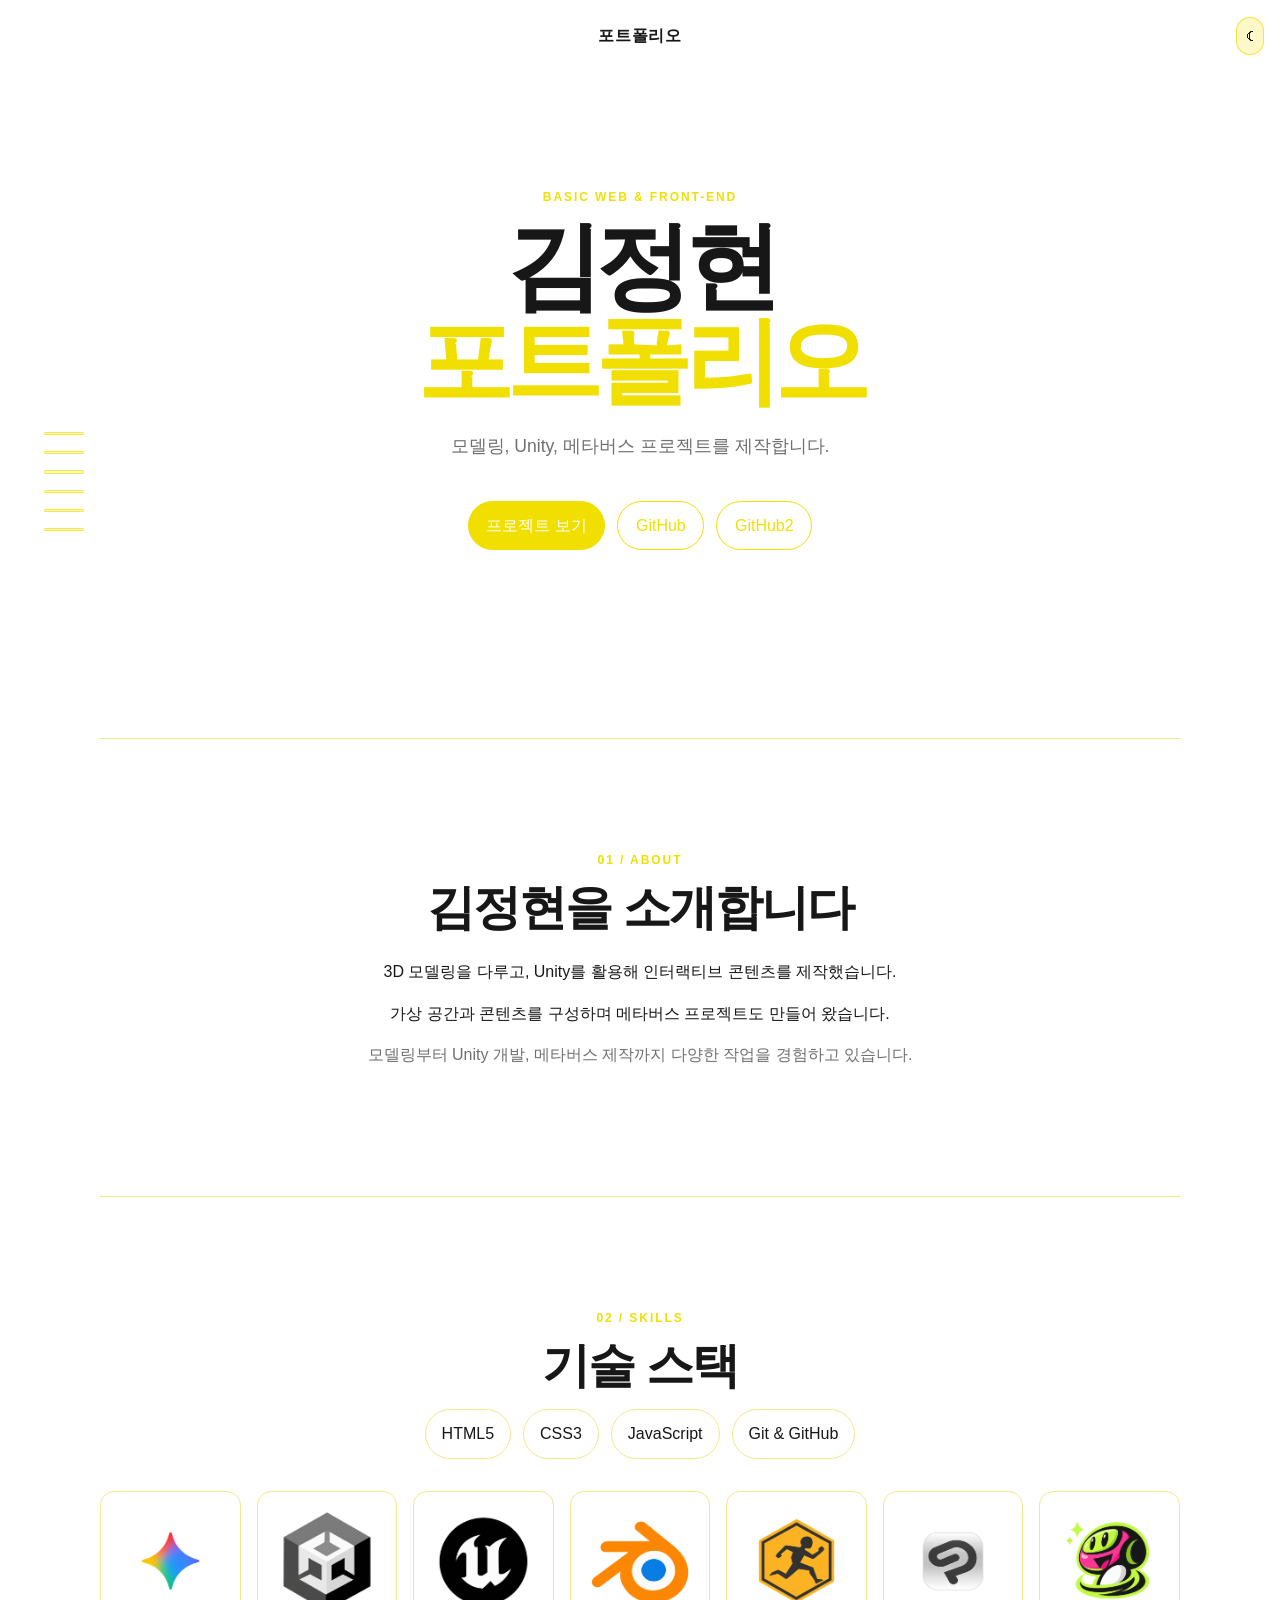
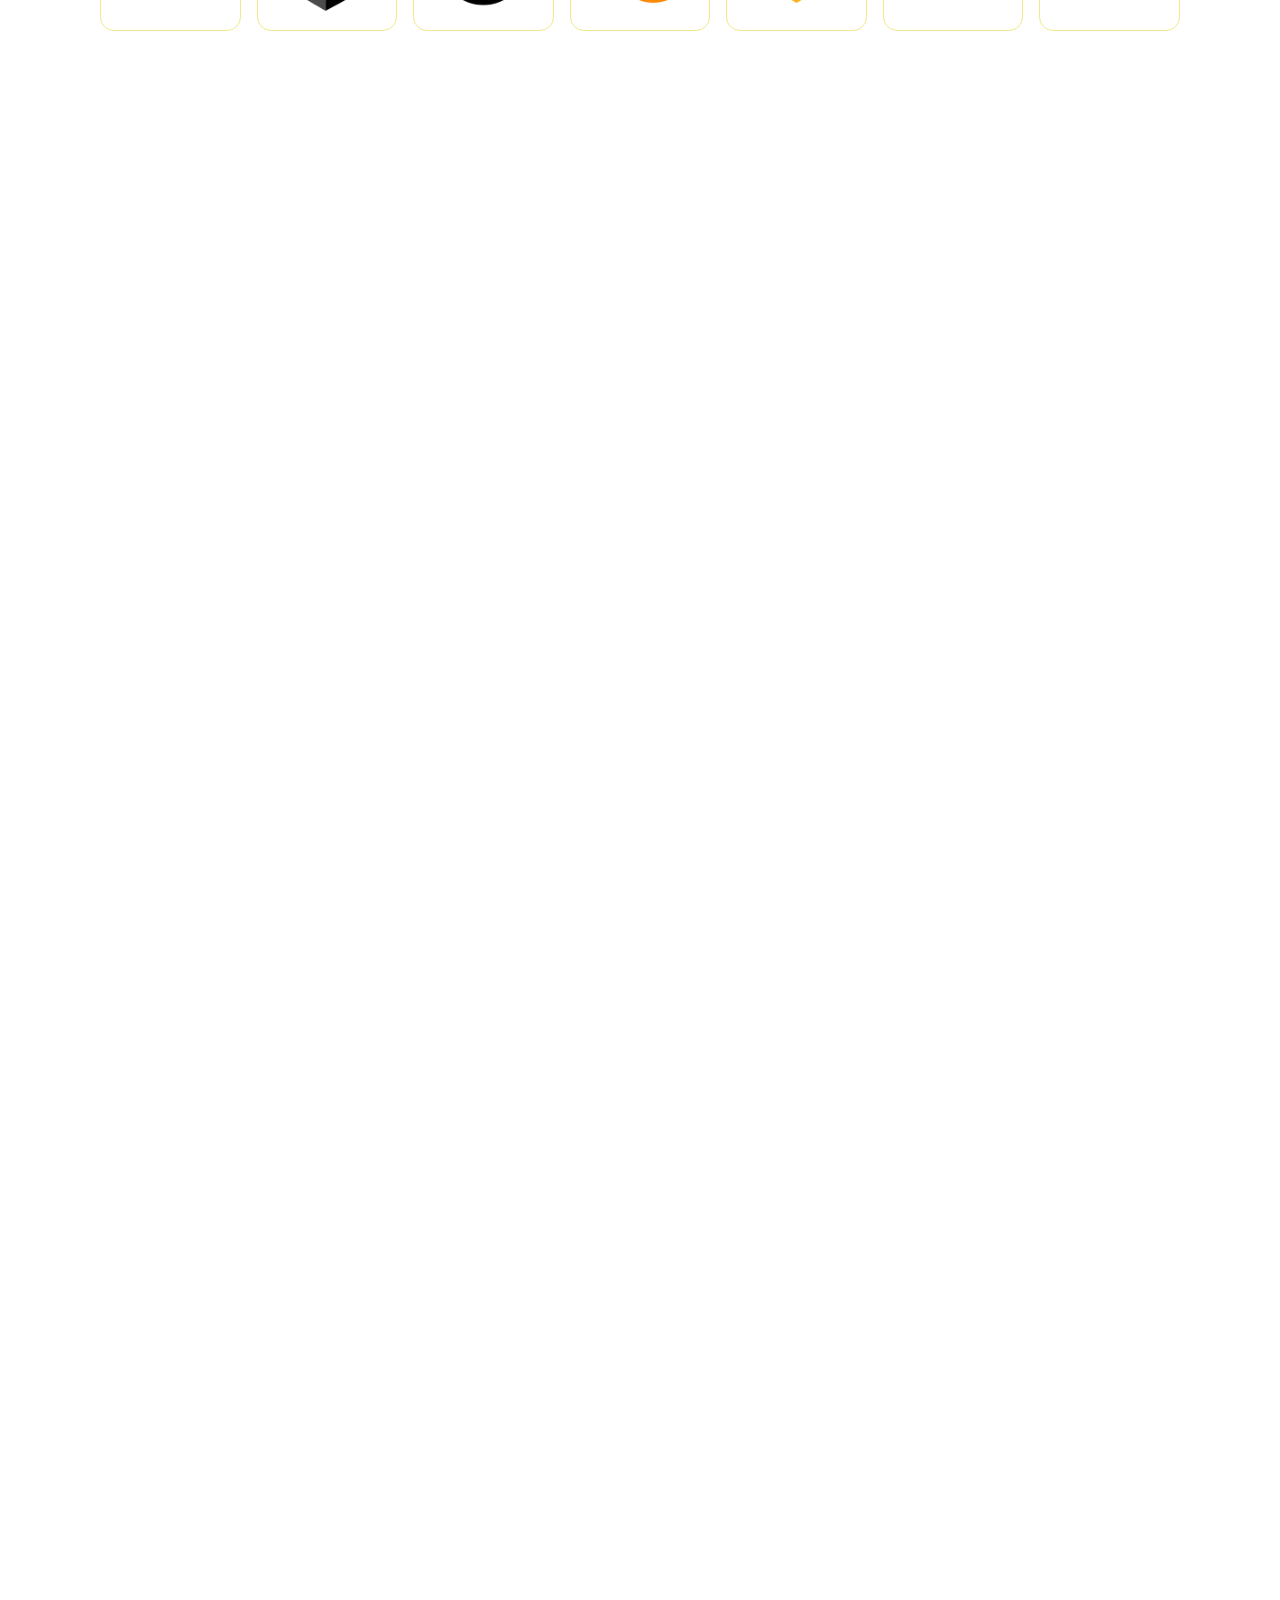
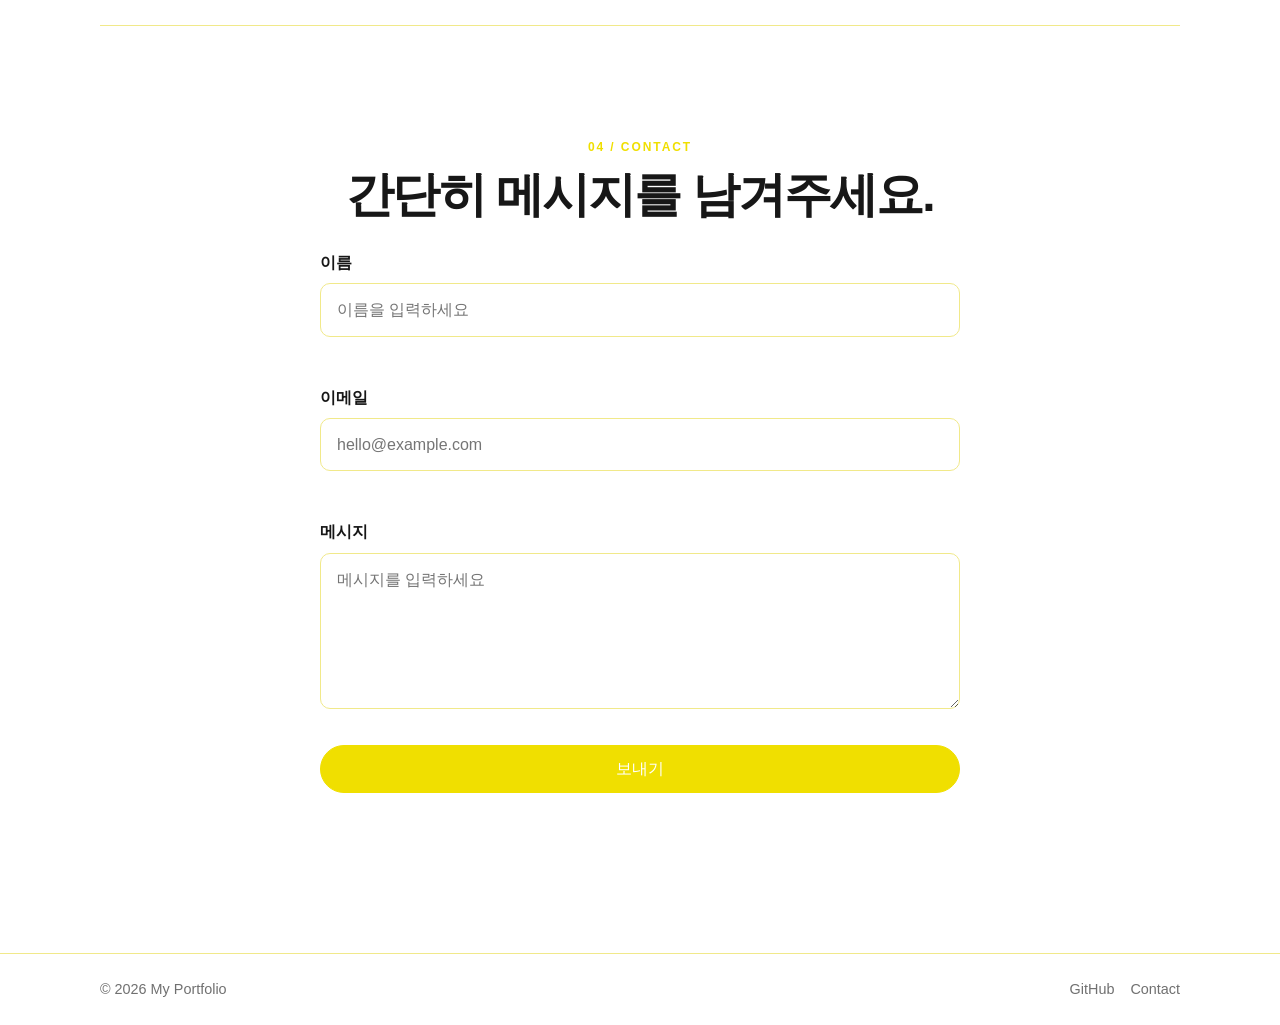
<file: docs/index.html>
﻿<!doctype html>
<html lang="ko">
  <head>
    <meta charset="UTF-8" />
    <meta name="viewport" content="width=device-width, initial-scale=1.0" />
    <meta name="description" content="HTML, CSS, JavaScript로 만든 간단한 포트폴리오" />
    <title>My Portfolio</title>
    <link rel="stylesheet" href="css/style.css" />
    <script src="js/main.js" defer></script>
    <script src="js/theme.js" defer></script>
  </head>
  <body>
    <header class="site-header">
      <nav class="nav container" aria-label="주 메뉴">
        <a class="logo" href="#home">포트폴리오</a>
        <button class="menu-toggle" type="button" aria-label="메뉴 열기" aria-expanded="false">
          <span></span><span></span><span></span>
        </button>
        <div class="nav-actions">
          <button class="theme-toggle-valid" type="button" aria-label="다크모드 전환">☾</button>
          <ul class="nav-list">
            <li><a href="#about">About</a></li>
            <li><a href="#skills">Skills</a></li>
            <li><a href="#project-details">Projects</a></li>
            <li><a href="#contact">Contact</a></li>
          </ul>
          <button class="theme-toggle" type="button" aria-label="다크 모드 전환">☾</button>
        </div>
      </nav>
    </header>

    <main>
      <section class="hero container" id="home">
        <p class="eyebrow">BASIC WEB &amp; FRONT-END</p>
        <h1 class="hero-title-clean">김정현<br /><strong>포트폴리오</strong></h1>
        <p class="hero-copy hero-copy-clean">모델링, Unity, 메타버스 프로젝트를 제작합니다.</p>
        <h1>안녕하세요,<br /><strong>김정현포트폴리오</strong>입니다.</h1>
        <p class="hero-copy">HTML, CSS, JavaScript의 기본기를 바탕으로<br />작지만 분명한 경험을 만드는 중입니다.</p>
        <div class="hero-actions">
          <a class="button primary" href="#project-details">프로젝트 보기</a>
          <a class="button secondary" href="https://github.com/kjhjeonghyeon" target="_blank" rel="noreferrer">GitHub</a>
          <a class="button secondary" href="https://github.com/Kfri-cloud/MyPortfolio" target="_blank" rel="noreferrer">GitHub2</a>
        </div>
      </section>

      <section class="section container reveal" id="about">
        <p class="eyebrow">01 / ABOUT</p>
        <div class="about-grid">
          <div class="about-intro">
            <h2>김정현을 소개합니다</h2>
            <p>3D 모델링을 다루고, Unity를 활용해 인터랙티브 콘텐츠를 제작했습니다.</p>
            <p>가상 공간과 콘텐츠를 구성하며 메타버스 프로젝트도 만들어 왔습니다.</p>
            <p class="muted">모델링부터 Unity 개발, 메타버스 제작까지 다양한 작업을 경험하고 있습니다.</p>
          </div>
          <div class="avatar" aria-label="프로필 이미지 대신 사용하는 아바타">ME</div>
          <div>
            <h2>저를 소개합니다.</h2>
            <p>사용자가 편하게 사용할 수 있는 화면을 고민하고, 배운 내용을 직접 웹으로 구현합니다. 작은 기능 하나도 이벤트, 상태, 화면 변화의 흐름으로 이해하려고 합니다.</p>
            <p class="muted">현재는 순수 HTML, CSS, JavaScript를 연습하고 있습니다.</p>
          </div>
        </div>
      </section>

      <section class="section container reveal" id="skills">
        <p class="eyebrow">02 / SKILLS</p>
        <h2>기술 스택</h2>
        <ul class="skill-list" aria-label="기술 스택 목록">
          <li>HTML5</li><li>CSS3</li><li>JavaScript</li><li>Git &amp; GitHub</li>
        </ul>
        <div class="skill-images" aria-label="스킬 이미지">
          <figure><img src="images/skill/skill1.png" alt="스킬 이미지 1"><figcaption>HTML / CSS</figcaption></figure>
          <figure><img src="images/skill/skill2.png" alt="스킬 이미지 2"><figcaption>JavaScript</figcaption></figure>
          <figure><img src="images/skill/skill3.png" alt="스킬 이미지 3"><figcaption>Git</figcaption></figure>
          <figure><img src="images/skill/skill4.png" alt="스킬 이미지 4"><figcaption>Unity</figcaption></figure>
          <figure><img src="images/skill/skill5.png" alt="스킬 이미지 5"><figcaption>3D Modeling</figcaption></figure>
          <figure><img src="images/skill/skill6.png" alt="스킬 이미지 6"><figcaption>Metaverse</figcaption></figure>
          <figure><img src="images/skill/skill7.png" alt="스킬 이미지 7"><figcaption>Portfolio</figcaption></figure>
        </div>
      </section>

      <section class="section container reveal" id="project-gallery">
        <p class="eyebrow">03 / PROJECTS</p>
        <h2>김정현의 프로젝트</h2>
        <p class="section-intro">모델링, 메타버스, 유니티를 활용해 만든 프로젝트입니다.</p>
        <div class="project-showcase">
          <article class="project-item">
            <a class="work-link" href="https://sketchfab.com/kfri.2.kfri" target="_blank" rel="noreferrer">
              <img class="character-anim modeling-anim" data-folder="modeling" src="images/modeling/frame-1.png" alt="모델링 프로젝트">
            </a>
            <h3>모델링 프로젝트</h3>
            <p>3D 오브젝트와 공간을 직접 제작한 모델링 작업입니다.</p>
            <a class="button secondary" href="https://sketchfab.com/kfri.2.kfri">프로젝트 보기</a>
          </article>
          <article class="project-item">
            <a class="work-link" href="https://www.youtube.com/playlist?list=PLAPu8wiIomjE" target="_blank" rel="noreferrer">
              <img class="character-anim meta-anim" data-folder="meta" src="images/meta/frame-1.png" alt="메타버스 프로젝트">
            </a>
            <h3>메타버스 프로젝트</h3>
            <p>가상 공간과 인터랙션을 구성한 메타버스 프로젝트입니다.</p>
            <a class="button secondary" href="https://www.youtube.com/playlist?list=PLAPu8wiIomjE">프로젝트 보기</a>
          </article>
          <article class="project-item">
            <a class="work-link" href="https://www.youtube.com/playlist?list=PLRB0P_81BRHY" target="_blank" rel="noreferrer">
              <img class="character-anim unity-anim" data-folder="Unity" src="images/Unity/frame-1.png" alt="유니티 프로젝트">
            </a>
            <h3>유니티 프로젝트</h3>
            <p>Unity를 활용해 구현한 게임 및 인터랙티브 콘텐츠입니다.</p>
            <a class="button secondary" href="https://www.youtube.com/playlist?list=PLRB0P_81BRHY">프로젝트 보기</a>
          </article>
        </div>
      </section>

      <section class="section container reveal" id="project-details">
        <p class="eyebrow">03 / PROJECT DETAILS</p>
        <h2>김정현의 프로젝트</h2>
        <div class="image-row character-list">
          <article class="character-block left">
            <img class="character-anim modeling-anim" data-folder="modeling" src="images/modeling/frame-1.png" alt="모델링 프로젝트">
            <div class="character-info">
              <h3>모델링 프로젝트</h3>
              <p>3D 오브젝트와 공간을 제작한 모델링 작업입니다.</p>
              <a class="button secondary project-link" href="https://sketchfab.com/kfri.2.kfri" target="_blank" rel="noreferrer">프로젝트 보기</a>
            </div>
          </article>
          <article class="character-block right">
            <img class="character-anim meta-anim" data-folder="meta" src="images/meta/frame-1.png" alt="메타버스 프로젝트">
            <div class="character-info">
              <h3>메타버스 프로젝트</h3>
              <p>가상 공간과 인터랙션을 구성한 프로젝트입니다.</p>
              <a class="button secondary project-link" href="https://www.youtube.com/playlist?list=PLAPu8wiIomjE" target="_blank" rel="noreferrer">프로젝트 보기</a>
            </div>
          </article>
          <article class="character-block left">
            <img class="character-anim unity-anim" data-folder="Unity" src="images/Unity/frame-1.png" alt="유니티 프로젝트">
            <div class="character-info">
              <h3>유니티 프로젝트</h3>
              <p>Unity로 제작한 인터랙티브 프로젝트입니다.</p>
              <a class="button secondary project-link" href="https://www.youtube.com/playlist?list=PLRB0P_81BRHY" target="_blank" rel="noreferrer">프로젝트 보기</a>
            </div>
          </article>
        </div>
      </section>

      <section class="section container reveal" id="github-games" data-github-user="kjhjeonghyeon">
        <p class="eyebrow">04 / GITHUB GAMES</p>
        <h2>GitHub 게임 프로젝트</h2>
        <p class="section-intro">2D 슈퍼마리오 메이커와 3D 농사게임을 GitHub 저장소에서 불러옵니다.</p>
        <div class="project-status" role="status" aria-live="polite">저장소를 불러오는 중...</div>
        <div class="project-list" aria-live="polite"></div>
      </section>

      <section class="section container reveal" id="contact">
        <p class="eyebrow">04 / CONTACT</p>
        <h2>간단히 메시지를 남겨주세요.</h2>
        <form class="contact-form" data-formspree-id="" novalidate>
          <label for="name">이름</label>
          <input id="name" name="name" type="text" placeholder="이름을 입력하세요" required />
          <small class="error" data-error-for="name"></small>
          <label for="email">이메일</label>
          <input id="email" name="email" type="email" placeholder="hello@example.com" required />
          <small class="error" data-error-for="email"></small>
          <label for="message">메시지</label>
          <textarea id="message" name="message" rows="5" placeholder="메시지를 입력하세요" required></textarea>
          <small class="error" data-error-for="message"></small>
          <button class="button primary" type="submit">보내기</button>
          <p class="form-success" role="status" aria-live="polite"></p>
        </form>
      </section>
    </main>

    <footer class="footer">
      <div class="container footer-inner">
        <p>© 2026 My Portfolio</p>
        <div><a href="https://github.com" target="_blank" rel="noreferrer">GitHub</a><a href="#contact">Contact</a></div>
      </div>
    </footer>
    <button class="top-button" type="button" aria-label="맨 위로 이동">↑</button>
  
<nav class="slide-buttons" aria-label="영역 이동">
  <button type="button" data-target="home"
    aria-label="맨 위로 이동"></button>

  <button type="button" data-target="about"
    aria-label="About 영역으로 이동"></button>

  <button type="button" data-target="skills"
    aria-label="Skills 영역으로 이동"></button>

  <button type="button" data-target="project-details"
    aria-label="프로젝트 영역으로 이동"></button>

  <button type="button" data-target="github-games"
    aria-label="GitHub 게임 프로젝트 영역으로 이동"></button>

  <button type="button" data-target="contact"
    aria-label="Contact 영역으로 이동"></button>
</nav>  
    </nav>
  </body>
</html>
</file>
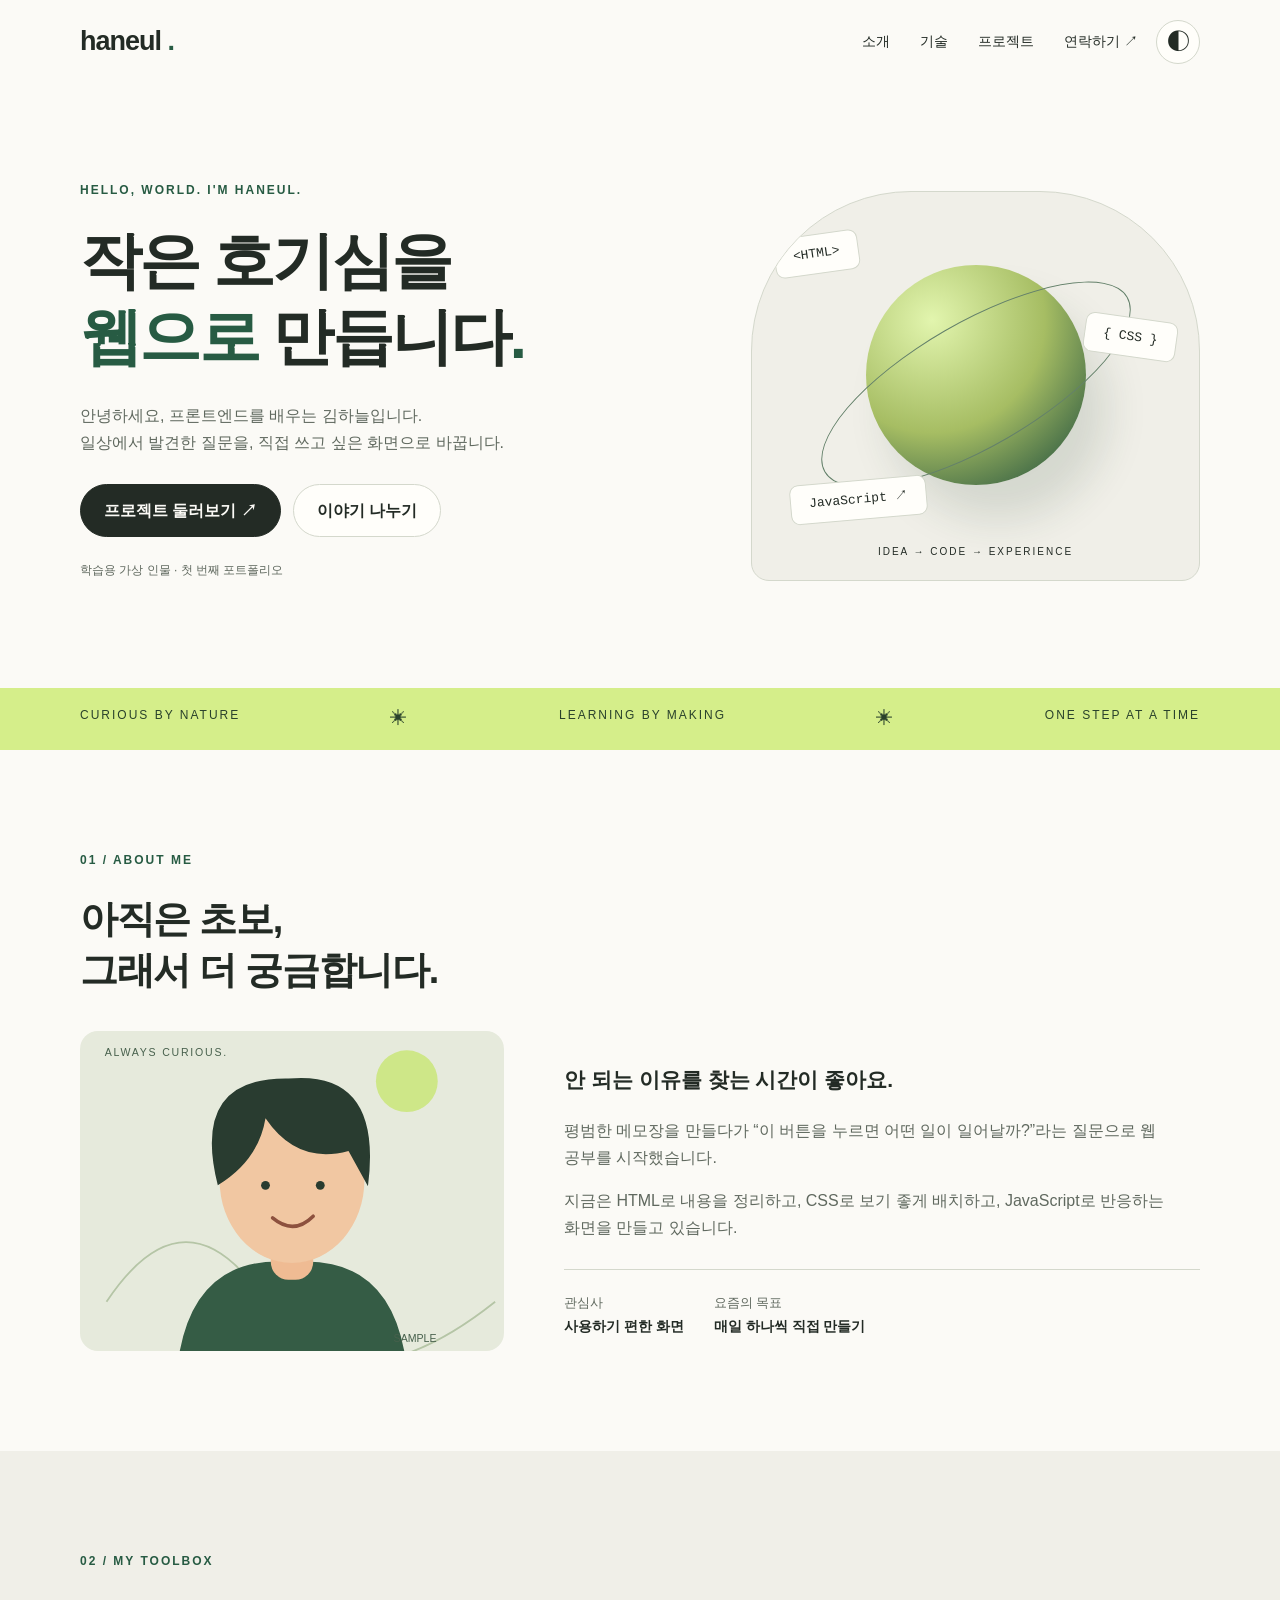
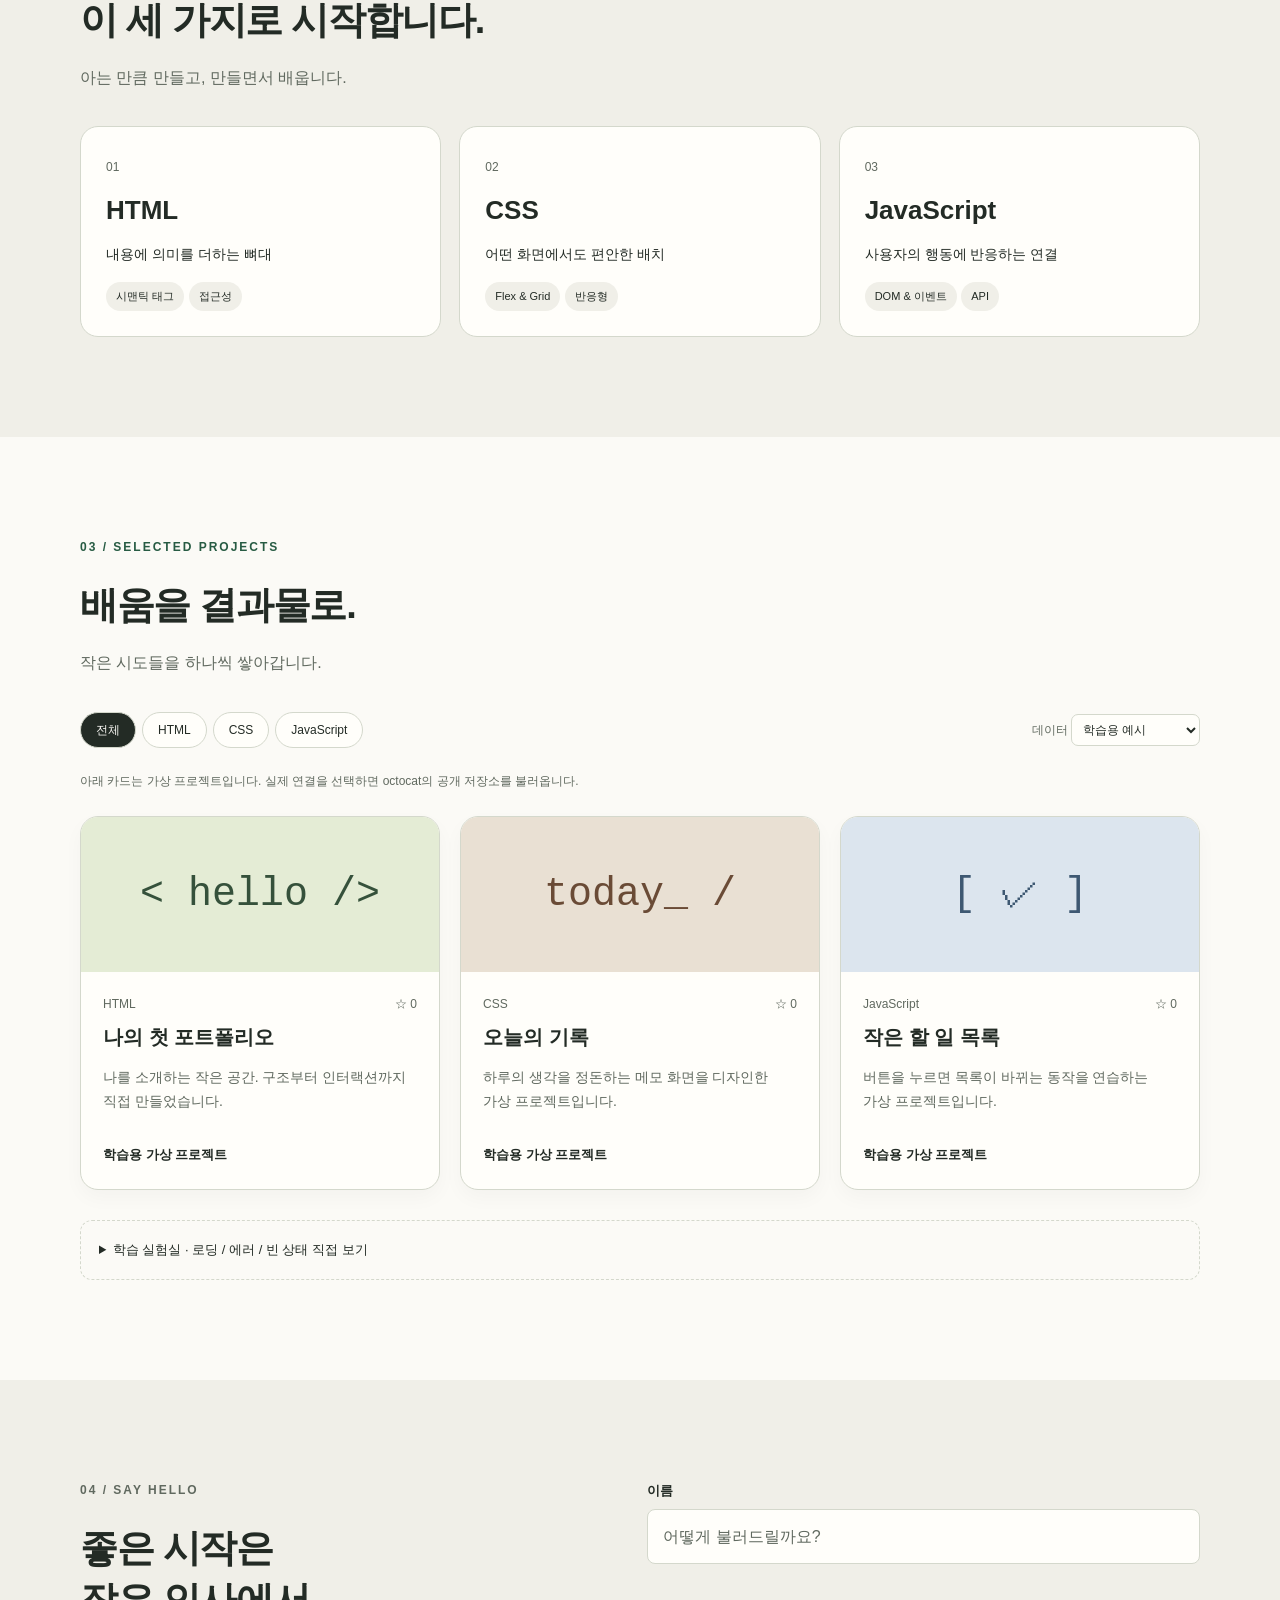
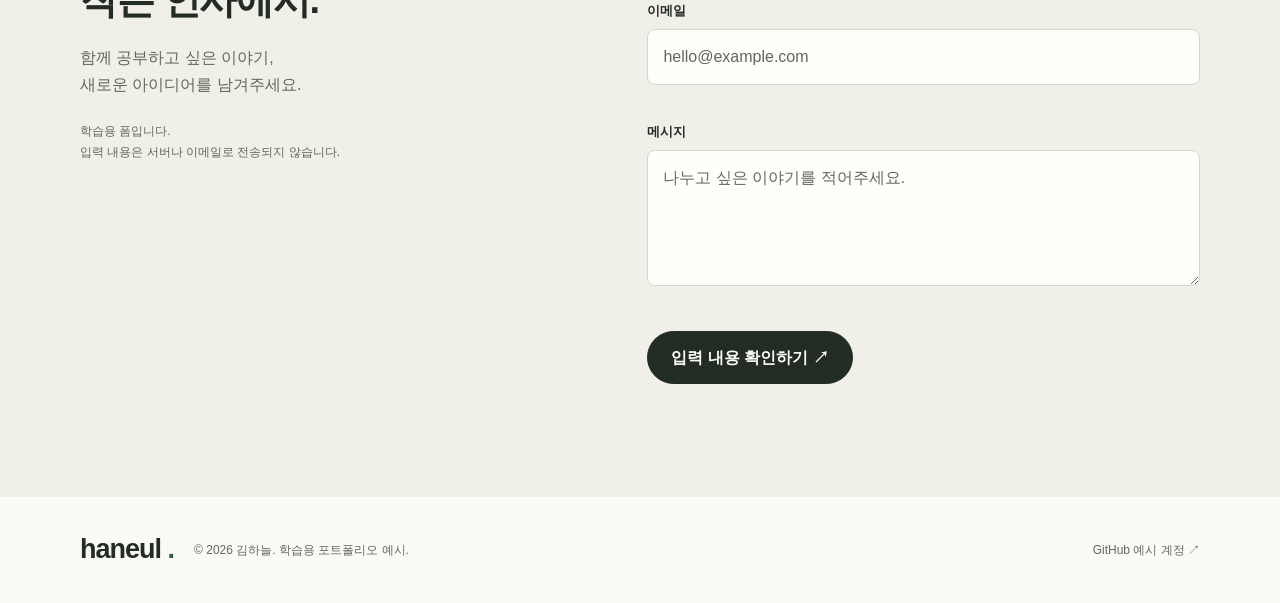
<file: example/portfolio/index.html>
<!doctype html>
<html lang="ko" data-theme="light">
<head>
  <meta charset="UTF-8"><meta name="viewport" content="width=device-width, initial-scale=1">
  <meta name="description" content="작은 호기심을 웹으로 만드는 김하늘의 학습용 포트폴리오 예시">
  <title>김하늘 · 작은 호기심을 웹으로</title>
  <link rel="stylesheet" href="css/style.css"><script src="js/main.js" defer></script>
</head>
<body>
<a class="skip" href="#main">본문 바로가기</a>
<header id="header"><nav class="wrap nav" aria-label="주 메뉴">
  <a class="logo" href="#hero">haneul<span> .</span></a>
  <button id="menu-toggle" class="icon menu-toggle" aria-expanded="false" aria-controls="nav-links" aria-label="메뉴 열기">☰</button>
  <div id="nav-links" class="nav-links"><a href="#about">소개</a><a href="#skills">기술</a><a href="#projects">프로젝트</a><a href="#contact">연락하기 ↗</a></div>
  <button id="theme-toggle" class="icon" aria-label="다크 모드 켜기" aria-pressed="false">◐</button>
</nav></header>
<main id="main">
<section id="hero" class="wrap hero">
  <div><p class="eyebrow">HELLO, WORLD. I'M HANEUL.</p><h1>작은 호기심을<br><em>웹으로</em> 만듭니다<span class="dot">.</span></h1><p class="lead">안녕하세요, 프론트엔드를 배우는 김하늘입니다.<br>일상에서 발견한 질문을, 직접 쓰고 싶은 화면으로 바꿉니다.</p><div class="actions"><a class="button primary" href="#projects">프로젝트 둘러보기 ↗</a><a class="button" href="#contact">이야기 나누기</a></div><p class="note">학습용 가상 인물 · 첫 번째 포트폴리오</p></div>
  <div class="hero-art" aria-label="웹을 구성하는 세 가지 기술을 표현한 그래픽" role="img"><div class="orbit"></div><div class="orb"></div><span class="art-tag tag-a">&lt;HTML&gt;</span><span class="art-tag tag-b">{ CSS }</span><span class="art-tag tag-c">JavaScript ↗</span><div class="art-caption">IDEA → CODE → EXPERIENCE</div></div>
</section>
<div class="ticker"><div class="wrap">CURIOUS BY NATURE <span>✳</span> LEARNING BY MAKING <span>✳</span> ONE STEP AT A TIME</div></div>
<section id="about" class="wrap section reveal"><div class="section-heading"><p class="eyebrow">01 / ABOUT ME</p><h2>아직은 초보,<br>그래서 더 궁금합니다.</h2></div><div class="about-grid"><img src="images/profile.svg" alt="가상 인물 김하늘을 나타내는 웃는 얼굴 일러스트" width="480" height="400"><div><h3>안 되는 이유를 찾는 시간이 좋아요.</h3><p>평범한 메모장을 만들다가 “이 버튼을 누르면 어떤 일이 일어날까?”라는 질문으로 웹 공부를 시작했습니다.</p><p>지금은 HTML로 내용을 정리하고, CSS로 보기 좋게 배치하고, JavaScript로 반응하는 화면을 만들고 있습니다.</p><div class="facts"><div><small>관심사</small><strong>사용하기 편한 화면</strong></div><div><small>요즘의 목표</small><strong>매일 하나씩 직접 만들기</strong></div></div></div></div></section>
<section id="skills" class="section tint reveal"><div class="wrap"><div class="section-heading"><p class="eyebrow">02 / MY TOOLBOX</p><h2>이 세 가지로 시작합니다.</h2><p>아는 만큼 만들고, 만들면서 배웁니다.</p></div><div class="skills-grid"><article><span class="skill-num">01</span><h3>HTML</h3><p>내용에 의미를 더하는 뼈대</p><span class="pill">시맨틱 태그</span> <span class="pill">접근성</span></article><article><span class="skill-num">02</span><h3>CSS</h3><p>어떤 화면에서도 편안한 배치</p><span class="pill">Flex & Grid</span> <span class="pill">반응형</span></article><article><span class="skill-num">03</span><h3>JavaScript</h3><p>사용자의 행동에 반응하는 연결</p><span class="pill">DOM & 이벤트</span> <span class="pill">API</span></article></div></div></section>
<section id="projects" class="wrap section reveal"><div class="section-heading"><p class="eyebrow">03 / SELECTED PROJECTS</p><h2>배움을 결과물로.</h2><p>작은 시도들을 하나씩 쌓아갑니다.</p></div>
<div class="project-tools"><div id="filters" class="filters" aria-label="프로젝트 언어 필터"><button data-filter="all" aria-pressed="true">전체</button><button data-filter="HTML" aria-pressed="false">HTML</button><button data-filter="CSS" aria-pressed="false">CSS</button><button data-filter="JavaScript" aria-pressed="false">JavaScript</button></div><label class="source-label" for="project-source">데이터 <select id="project-source"><option value="sample">학습용 예시</option><option value="live">GitHub 실제 연결</option></select></label></div>
<p id="source-note" class="note">아래 카드는 가상 프로젝트입니다. 실제 연결을 선택하면 octocat의 공개 저장소를 불러옵니다.</p>
<div id="project-status" role="status" aria-live="polite"></div><button id="retry" class="button" hidden>다시 시도</button><div id="project-grid" class="project-grid"></div>
<details class="lab"><summary>학습 실험실 · 로딩 / 에러 / 빈 상태 직접 보기</summary><p>아래 버튼은 가상 상태를 보여줍니다. 실제 API 결과와 구분해서 관찰하세요.</p><div class="actions"><button data-demo="loading">로딩</button><button data-demo="error">에러</button><button data-demo="empty">빈 상태</button><button data-demo="success">예시 복원</button></div></details>
</section>
<section id="contact" class="section tint reveal"><div class="wrap contact-grid"><div><p class="eyebrow">04 / SAY HELLO</p><h2>좋은 시작은<br>작은 인사에서.</h2><p>함께 공부하고 싶은 이야기,<br>새로운 아이디어를 남겨주세요.</p><p class="note">학습용 폼입니다.<br>입력 내용은 서버나 이메일로 전송되지 않습니다.</p></div><form id="contact-form" novalidate><div class="field"><label for="name">이름</label><input id="name" name="name" autocomplete="name" required placeholder="어떻게 불러드릴까요?" aria-describedby="name-error"><small class="error" id="name-error"></small></div><div class="field"><label for="email">이메일</label><input type="email" id="email" name="email" autocomplete="email" required placeholder="hello@example.com" aria-describedby="email-error"><small class="error" id="email-error"></small></div><div class="field"><label for="message">메시지</label><textarea id="message" name="message" rows="4" required placeholder="나누고 싶은 이야기를 적어주세요." aria-describedby="message-error"></textarea><small class="error" id="message-error"></small></div><button class="button primary" type="submit">입력 내용 확인하기 ↗</button><p id="form-status" role="status" aria-live="polite"></p></form></div></section>
</main>
<footer class="wrap"><a class="logo" href="#hero">haneul<span> .</span></a><p>© 2026 김하늘. 학습용 포트폴리오 예시.</p><a href="https://github.com/octocat" target="_blank" rel="noopener noreferrer">GitHub 예시 계정 ↗</a></footer>
<button id="back-top" class="icon back-top" aria-label="맨 위로 이동" hidden>↑</button>
</body></html>
</file>
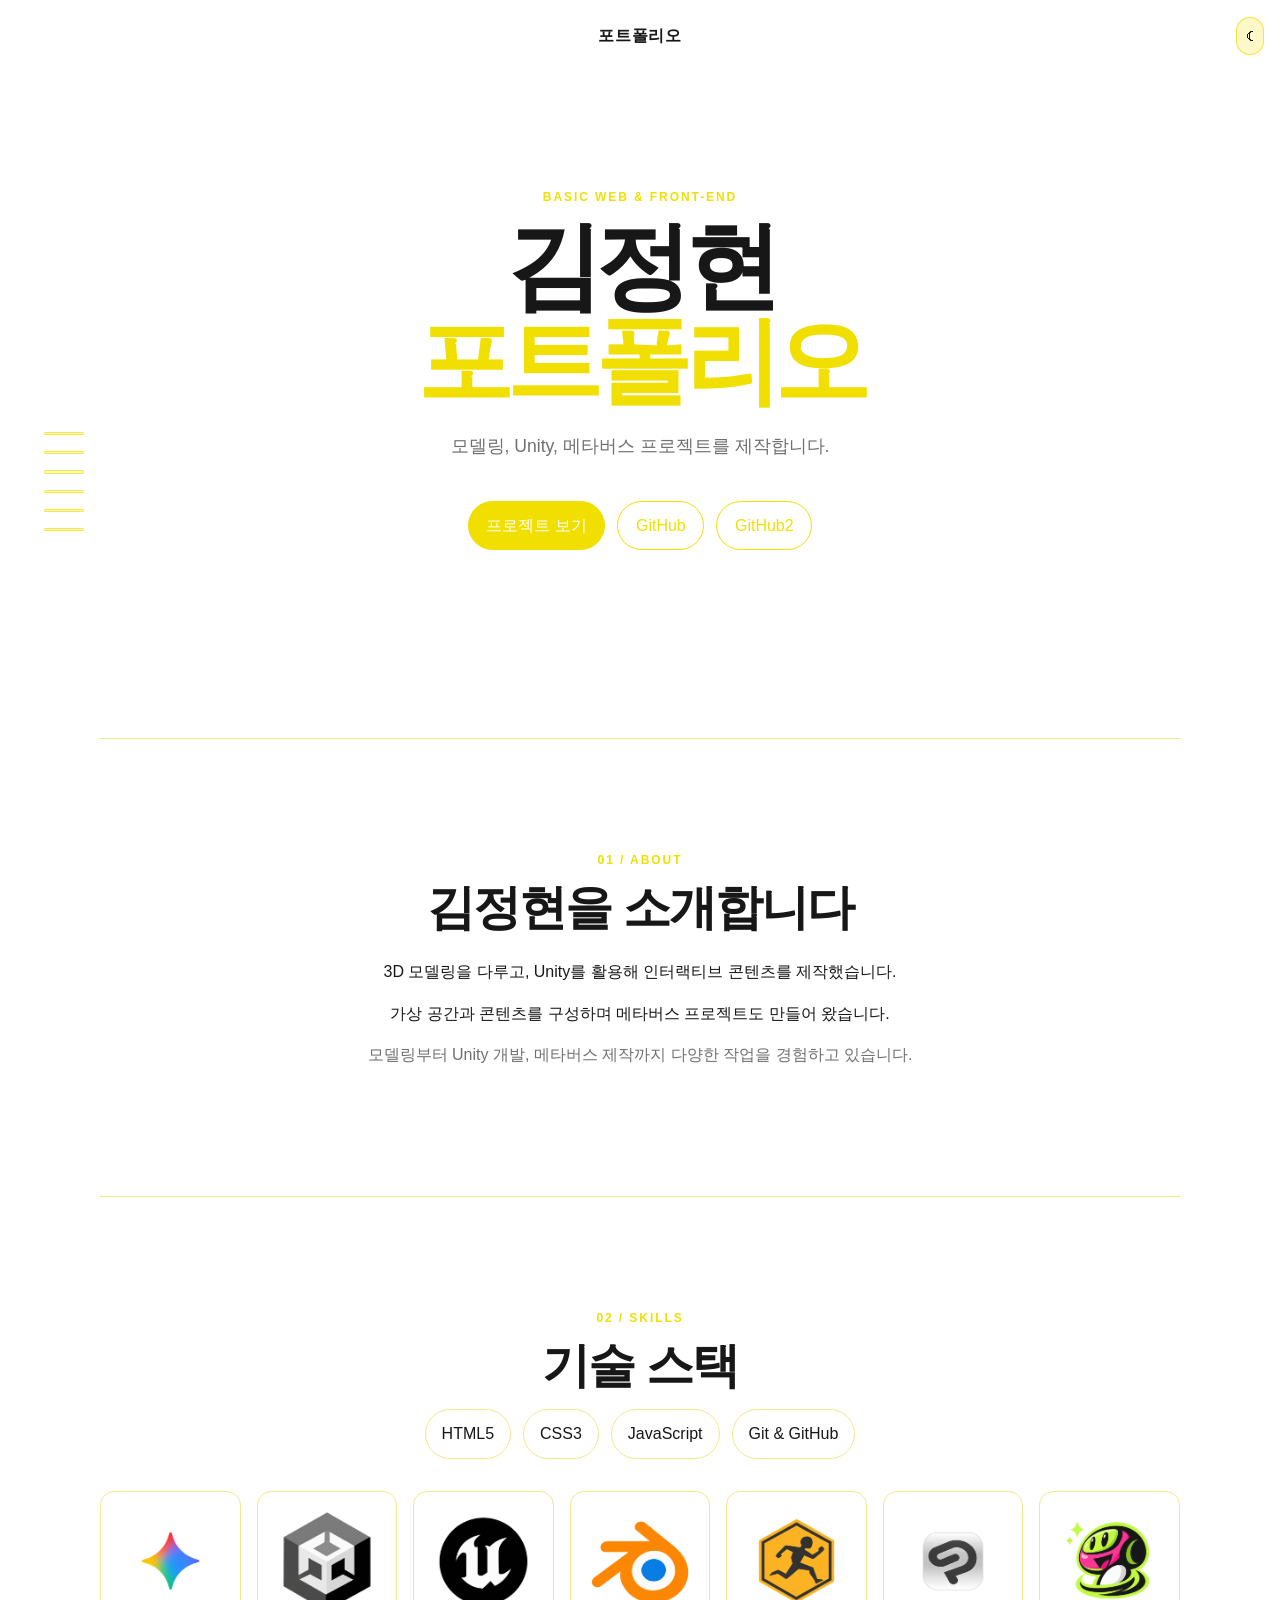
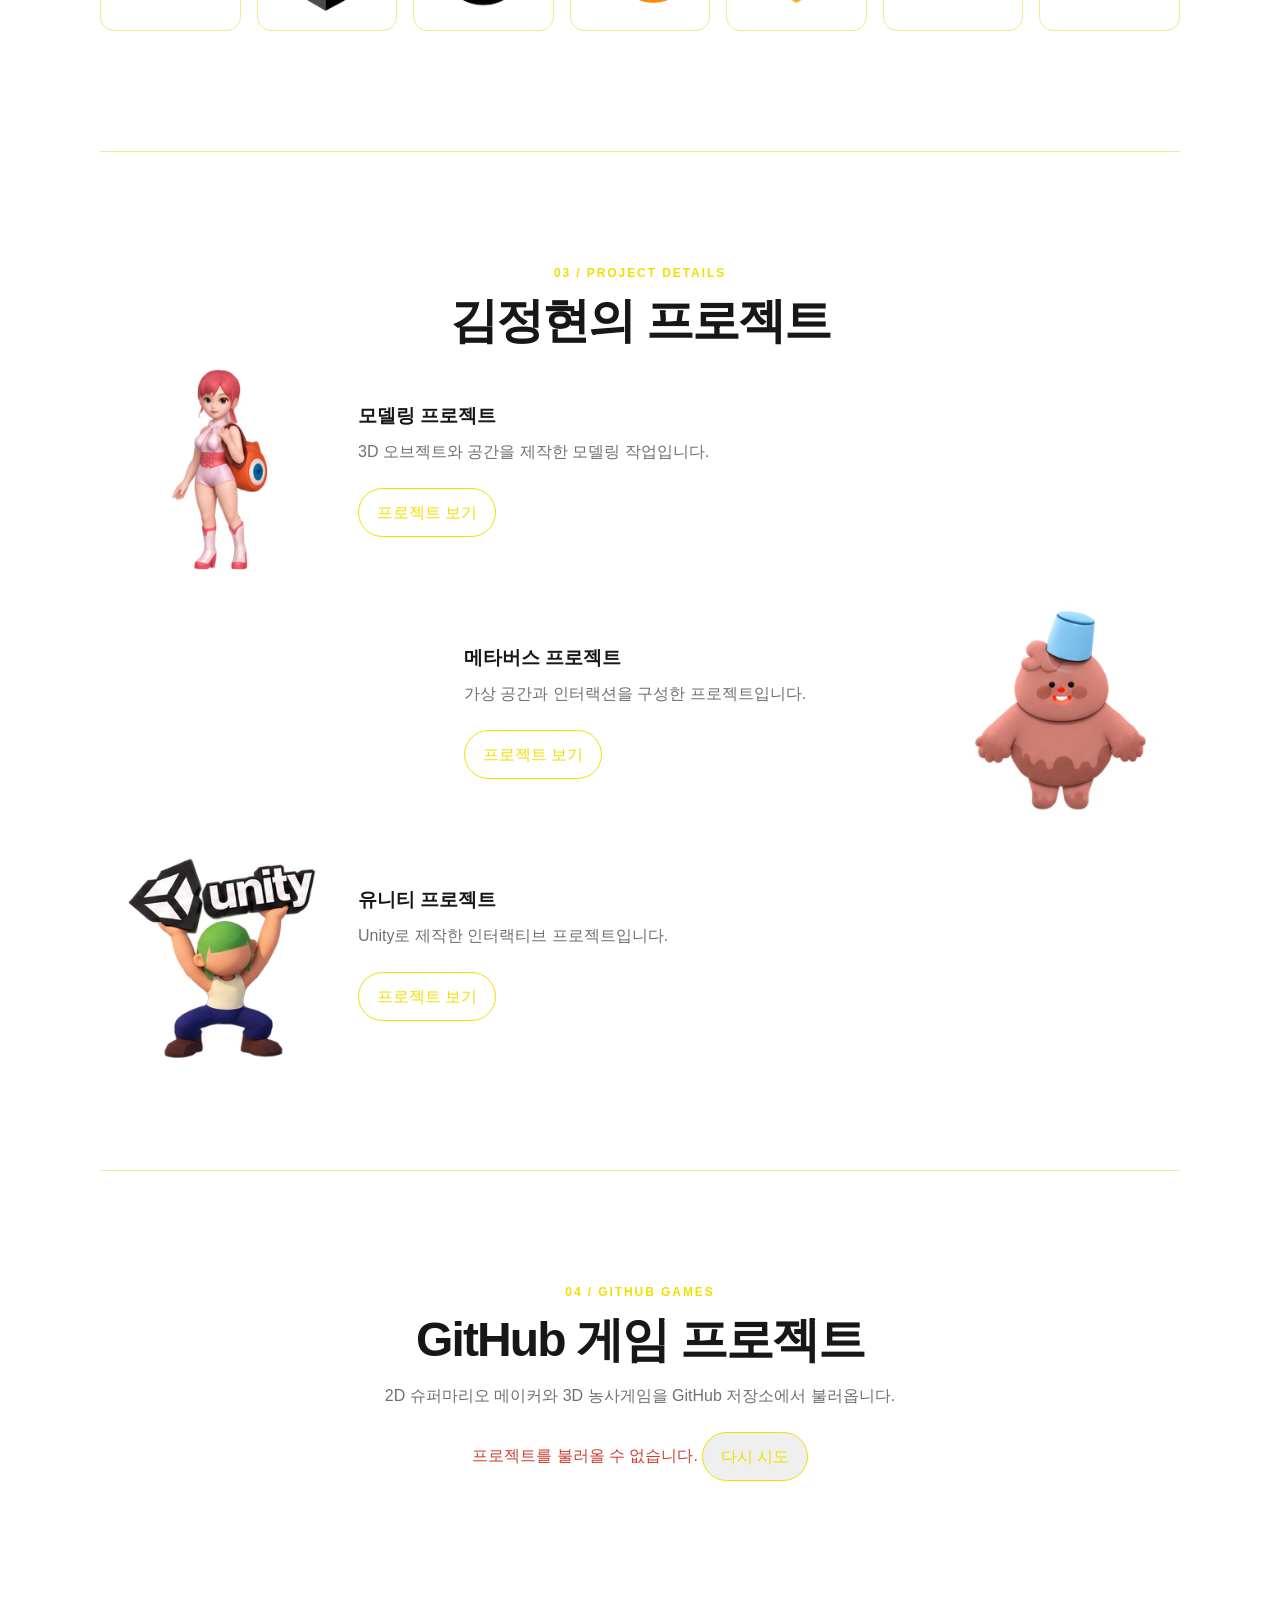
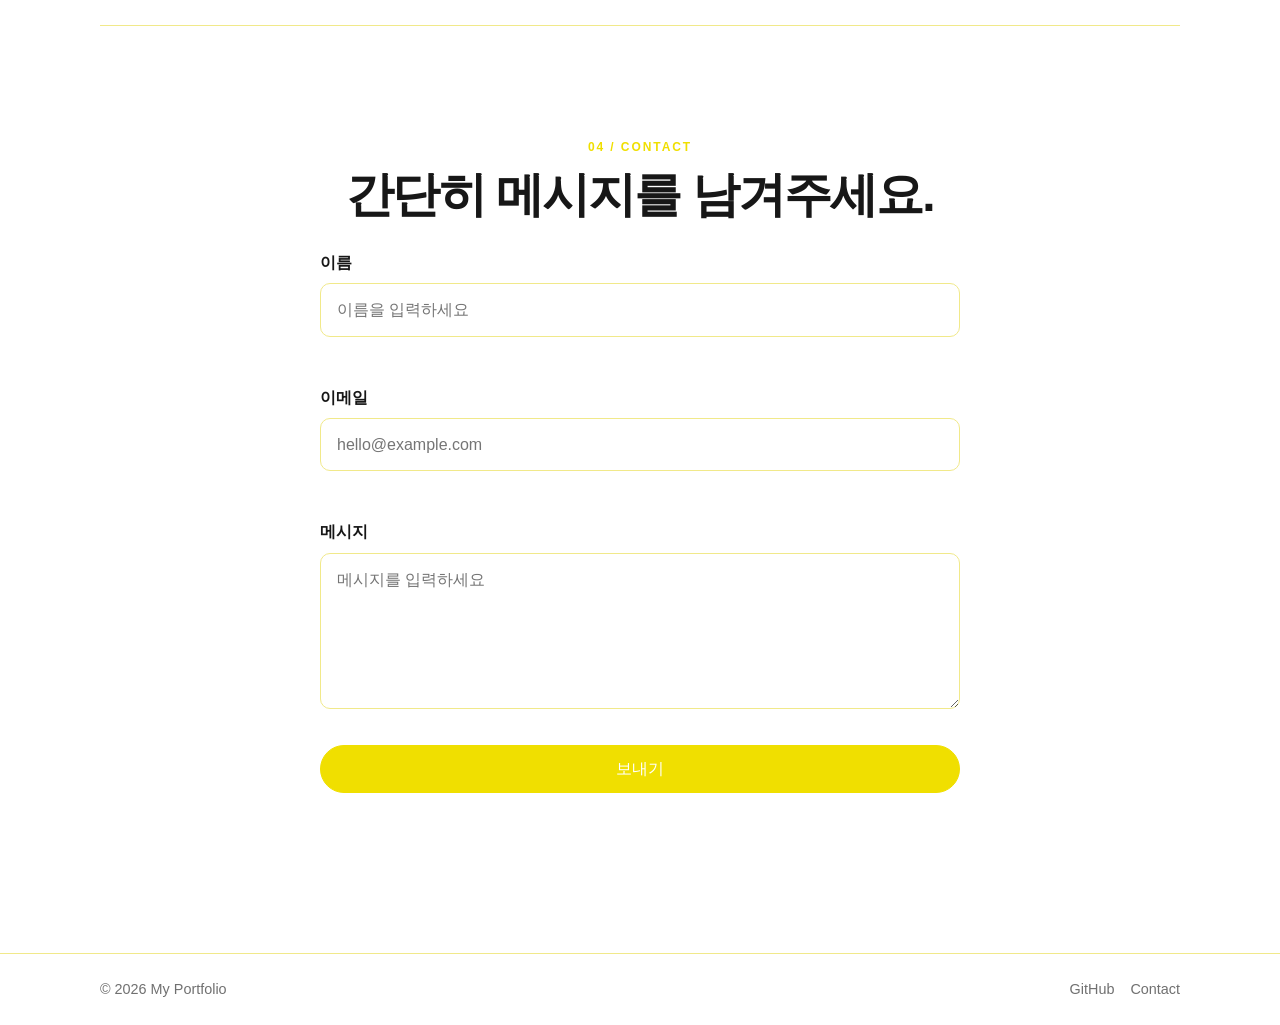
<file: Script/main Script_test/index.html>
<!doctype html>
<html lang="ko">
  <head>
    <meta charset="UTF-8" />
    <meta name="viewport" content="width=device-width, initial-scale=1.0" />
    <meta name="description" content="HTML, CSS, JavaScript로 만든 간단한 포트폴리오" />
    <title>My Portfolio</title>
    <link rel="stylesheet" href="../../css/style.css" />
    <script src="../../js/main.js" defer></script>
    <script src="../../js/theme.js" defer></script>
  </head>
  <body>
    <header class="site-header">
      <nav class="nav container" aria-label="주 메뉴">
        <a class="logo" href="#home">포트폴리오</a>
        <button class="menu-toggle" type="button" aria-label="메뉴 열기" aria-expanded="false">
          <span></span><span></span><span></span>
        </button>
        <div class="nav-actions">
          <button class="theme-toggle-valid" type="button" aria-label="다크모드 전환">☾</button>
          <ul class="nav-list">
            <li><a href="#about">About</a></li>
            <li><a href="#skills">Skills</a></li>
            <li><a href="#project-details">Projects</a></li>
            <li><a href="#contact">Contact</a></li>
          </ul>
          <button class="theme-toggle" type="button" aria-label="다크 모드 전환">☾</button>
        </div>
      </nav>
    </header>

    <main>
      <section class="hero container" id="home">
        <p class="eyebrow">BASIC WEB &amp; FRONT-END</p>
        <h1 class="hero-title-clean">김정현<br /><strong>포트폴리오</strong></h1>
        <p class="hero-copy hero-copy-clean">모델링, Unity, 메타버스 프로젝트를 제작합니다.</p>
        <h1>안녕하세요,<br /><strong>김정현포트폴리오</strong>입니다.</h1>
        <p class="hero-copy">HTML, CSS, JavaScript의 기본기를 바탕으로<br />작지만 분명한 경험을 만드는 중입니다.</p>
        <div class="hero-actions">
          <a class="button primary" href="#project-details">프로젝트 보기</a>
          <a class="button secondary" href="https://github.com/kjhjeonghyeon" target="_blank" rel="noreferrer">GitHub</a>
          <a class="button secondary" href="https://github.com/Kfri-cloud/MyPortfolio" target="_blank" rel="noreferrer">GitHub2</a>
        </div>
      </section>

      <section class="section container reveal" id="about">
        <p class="eyebrow">01 / ABOUT</p>
        <div class="about-grid">
          <div class="about-intro">
            <h2>김정현을 소개합니다</h2>
            <p>3D 모델링을 다루고, Unity를 활용해 인터랙티브 콘텐츠를 제작했습니다.</p>
            <p>가상 공간과 콘텐츠를 구성하며 메타버스 프로젝트도 만들어 왔습니다.</p>
            <p class="muted">모델링부터 Unity 개발, 메타버스 제작까지 다양한 작업을 경험하고 있습니다.</p>
          </div>
          <div class="avatar" aria-label="프로필 이미지 대신 사용하는 아바타">ME</div>
          <div>
            <h2>저를 소개합니다.</h2>
            <p>사용자가 편하게 사용할 수 있는 화면을 고민하고, 배운 내용을 직접 웹으로 구현합니다. 작은 기능 하나도 이벤트, 상태, 화면 변화의 흐름으로 이해하려고 합니다.</p>
            <p class="muted">현재는 순수 HTML, CSS, JavaScript를 연습하고 있습니다.</p>
          </div>
        </div>
      </section>

      <section class="section container reveal" id="skills">
        <p class="eyebrow">02 / SKILLS</p>
        <h2>기술 스택</h2>
        <ul class="skill-list" aria-label="기술 스택 목록">
          <li>HTML5</li><li>CSS3</li><li>JavaScript</li><li>Git &amp; GitHub</li>
        </ul>
        <div class="skill-images" aria-label="스킬 이미지">
          <figure><img src="../../images/skill/skill1.png" alt="스킬 이미지 1"><figcaption>HTML / CSS</figcaption></figure>
          <figure><img src="../../images/skill/skill2.png" alt="스킬 이미지 2"><figcaption>JavaScript</figcaption></figure>
          <figure><img src="../../images/skill/skill3.png" alt="스킬 이미지 3"><figcaption>Git</figcaption></figure>
          <figure><img src="../../images/skill/skill4.png" alt="스킬 이미지 4"><figcaption>Unity</figcaption></figure>
          <figure><img src="../../images/skill/skill5.png" alt="스킬 이미지 5"><figcaption>3D Modeling</figcaption></figure>
          <figure><img src="../../images/skill/skill6.png" alt="스킬 이미지 6"><figcaption>Metaverse</figcaption></figure>
          <figure><img src="../../images/skill/skill7.png" alt="스킬 이미지 7"><figcaption>Portfolio</figcaption></figure>
        </div>
      </section>

      <section class="section container reveal" id="project-gallery">
        <p class="eyebrow">03 / PROJECTS</p>
        <h2>김정현의 프로젝트</h2>
        <p class="section-intro">모델링, 메타버스, 유니티를 활용해 만든 프로젝트입니다.</p>
        <div class="project-showcase">
          <article class="project-item">
            <a class="work-link" href="https://sketchfab.com/kfri.2.kfri" target="_blank" rel="noreferrer">
              <img class="character-anim modeling-anim" data-folder="modeling" src="../../images/modeling/frame-1.png" alt="모델링 프로젝트">
            </a>
            <h3>모델링 프로젝트</h3>
            <p>3D 오브젝트와 공간을 직접 제작한 모델링 작업입니다.</p>
            <a class="button secondary" href="https://sketchfab.com/kfri.2.kfri">프로젝트 보기</a>
          </article>
          <article class="project-item">
            <a class="work-link" href="https://www.youtube.com/playlist?list=PLAPu8wiIomjE" target="_blank" rel="noreferrer">
              <img class="character-anim meta-anim" data-folder="meta" src="../../images/meta/frame-1.png" alt="메타버스 프로젝트">
            </a>
            <h3>메타버스 프로젝트</h3>
            <p>가상 공간과 인터랙션을 구성한 메타버스 프로젝트입니다.</p>
            <a class="button secondary" href="https://www.youtube.com/playlist?list=PLAPu8wiIomjE">프로젝트 보기</a>
          </article>
          <article class="project-item">
            <a class="work-link" href="https://www.youtube.com/playlist?list=PLRB0P_81BRHY" target="_blank" rel="noreferrer">
              <img class="character-anim unity-anim" data-folder="Unity" src="../../images/Unity/frame-1.png" alt="유니티 프로젝트">
            </a>
            <h3>유니티 프로젝트</h3>
            <p>Unity를 활용해 구현한 게임 및 인터랙티브 콘텐츠입니다.</p>
            <a class="button secondary" href="https://www.youtube.com/playlist?list=PLRB0P_81BRHY">프로젝트 보기</a>
          </article>
        </div>
      </section>

      <section class="section container reveal" id="project-details">
        <p class="eyebrow">03 / PROJECT DETAILS</p>
        <h2>김정현의 프로젝트</h2>
        <div class="image-row character-list">
          <article class="character-block left">
            <img class="character-anim modeling-anim" data-folder="modeling" src="../../images/modeling/frame-1.png" alt="모델링 프로젝트">
            <div class="character-info">
              <h3>모델링 프로젝트</h3>
              <p>3D 오브젝트와 공간을 제작한 모델링 작업입니다.</p>
              <a class="button secondary project-link" href="https://sketchfab.com/kfri.2.kfri" target="_blank" rel="noreferrer">프로젝트 보기</a>
            </div>
          </article>
          <article class="character-block right">
            <img class="character-anim meta-anim" data-folder="meta" src="../../images/meta/frame-1.png" alt="메타버스 프로젝트">
            <div class="character-info">
              <h3>메타버스 프로젝트</h3>
              <p>가상 공간과 인터랙션을 구성한 프로젝트입니다.</p>
              <a class="button secondary project-link" href="https://www.youtube.com/playlist?list=PLAPu8wiIomjE" target="_blank" rel="noreferrer">프로젝트 보기</a>
            </div>
          </article>
          <article class="character-block left">
            <img class="character-anim unity-anim" data-folder="Unity" src="../../images/Unity/frame-1.png" alt="유니티 프로젝트">
            <div class="character-info">
              <h3>유니티 프로젝트</h3>
              <p>Unity로 제작한 인터랙티브 프로젝트입니다.</p>
              <a class="button secondary project-link" href="https://www.youtube.com/playlist?list=PLRB0P_81BRHY" target="_blank" rel="noreferrer">프로젝트 보기</a>
            </div>
          </article>
        </div>
      </section>

      <section class="section container reveal" id="github-games" data-github-user="kjhjeonghyeon">
        <p class="eyebrow">04 / GITHUB GAMES</p>
        <h2>GitHub 게임 프로젝트</h2>
        <p class="section-intro">2D 슈퍼마리오 메이커와 3D 농사게임을 GitHub 저장소에서 불러옵니다.</p>
        <div class="project-status" role="status" aria-live="polite">저장소를 불러오는 중...</div>
        <div class="project-list" aria-live="polite"></div>
      </section>

      <section class="section container reveal" id="contact">
        <p class="eyebrow">04 / CONTACT</p>
        <h2>간단히 메시지를 남겨주세요.</h2>
        <form class="contact-form" data-formspree-id="" novalidate>
          <label for="name">이름</label>
          <input id="name" name="name" type="text" placeholder="이름을 입력하세요" required />
          <small class="error" data-error-for="name"></small>
          <label for="email">이메일</label>
          <input id="email" name="email" type="email" placeholder="hello@example.com" required />
          <small class="error" data-error-for="email"></small>
          <label for="message">메시지</label>
          <textarea id="message" name="message" rows="5" placeholder="메시지를 입력하세요" required></textarea>
          <small class="error" data-error-for="message"></small>
          <button class="button primary" type="submit">보내기</button>
          <p class="form-success" role="status" aria-live="polite"></p>
        </form>
      </section>
    </main>

    <footer class="footer">
      <div class="container footer-inner">
        <p>© 2026 My Portfolio</p>
        <div><a href="https://github.com" target="_blank" rel="noreferrer">GitHub</a><a href="#contact">Contact</a></div>
      </div>
    </footer>
    <button class="top-button" type="button" aria-label="맨 위로 이동">↑</button>
  
<nav class="slide-buttons" aria-label="영역 이동">
  <button type="button" data-target="home"
    aria-label="맨 위로 이동"></button>

  <button type="button" data-target="about"
    aria-label="About 영역으로 이동"></button>

  <button type="button" data-target="skills"
    aria-label="Skills 영역으로 이동"></button>

  <button type="button" data-target="project-details"
    aria-label="프로젝트 영역으로 이동"></button>

  <button type="button" data-target="github-games"
    aria-label="GitHub 게임 프로젝트 영역으로 이동"></button>

  <button type="button" data-target="contact"
    aria-label="Contact 영역으로 이동"></button>
</nav>  
    </nav>
  </body>
</html>
</file>
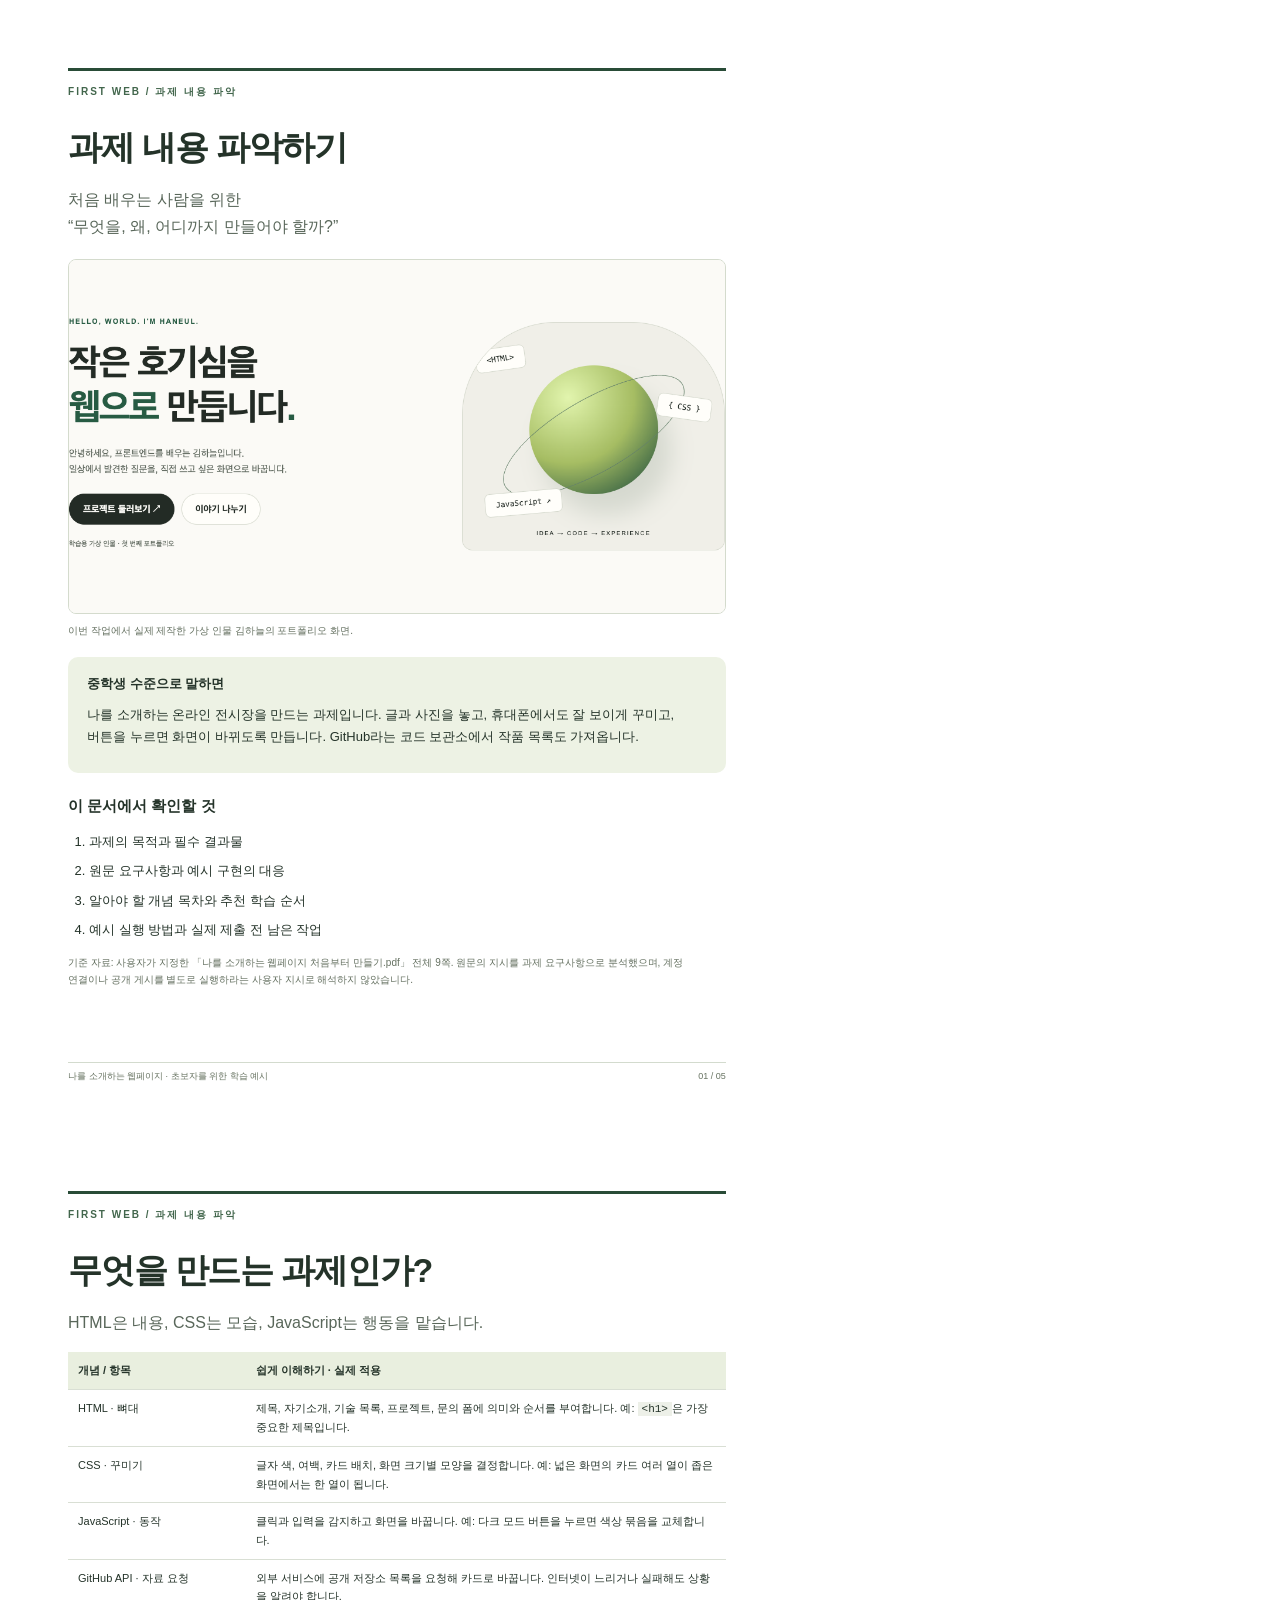
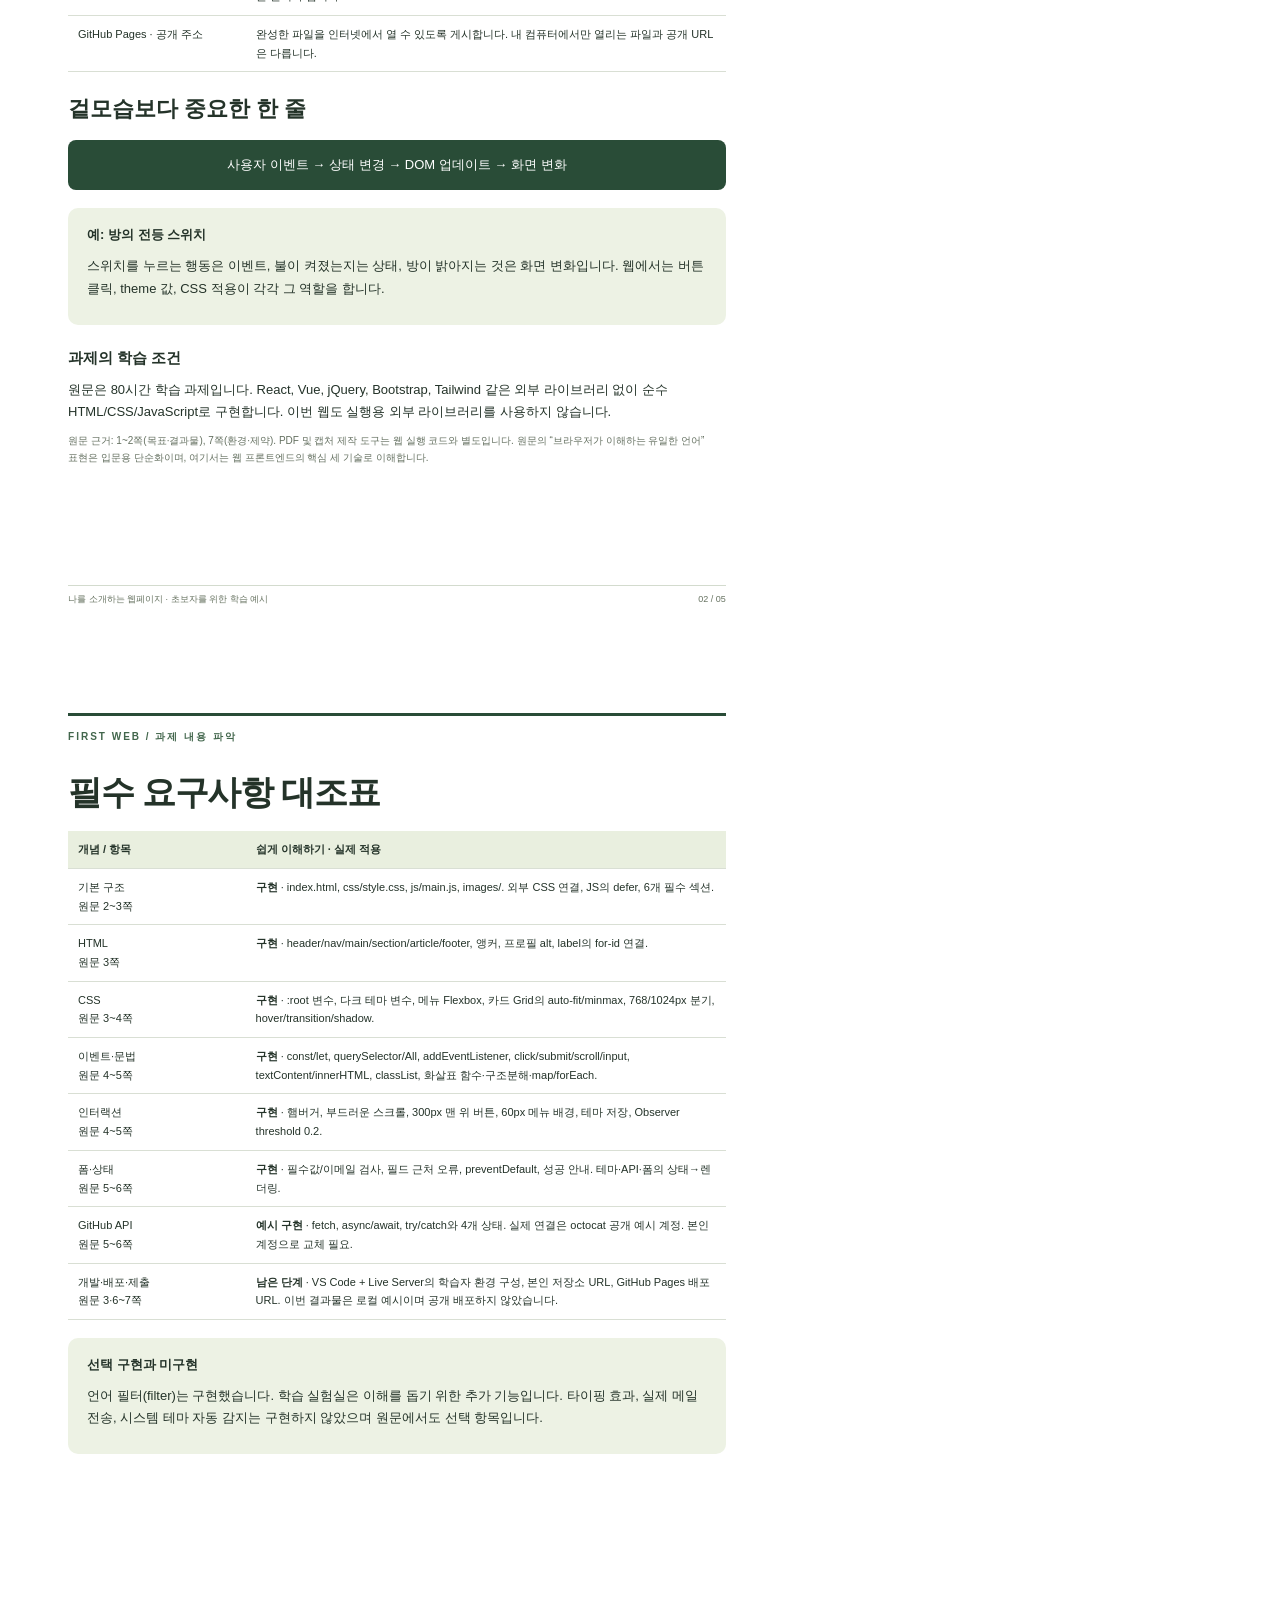
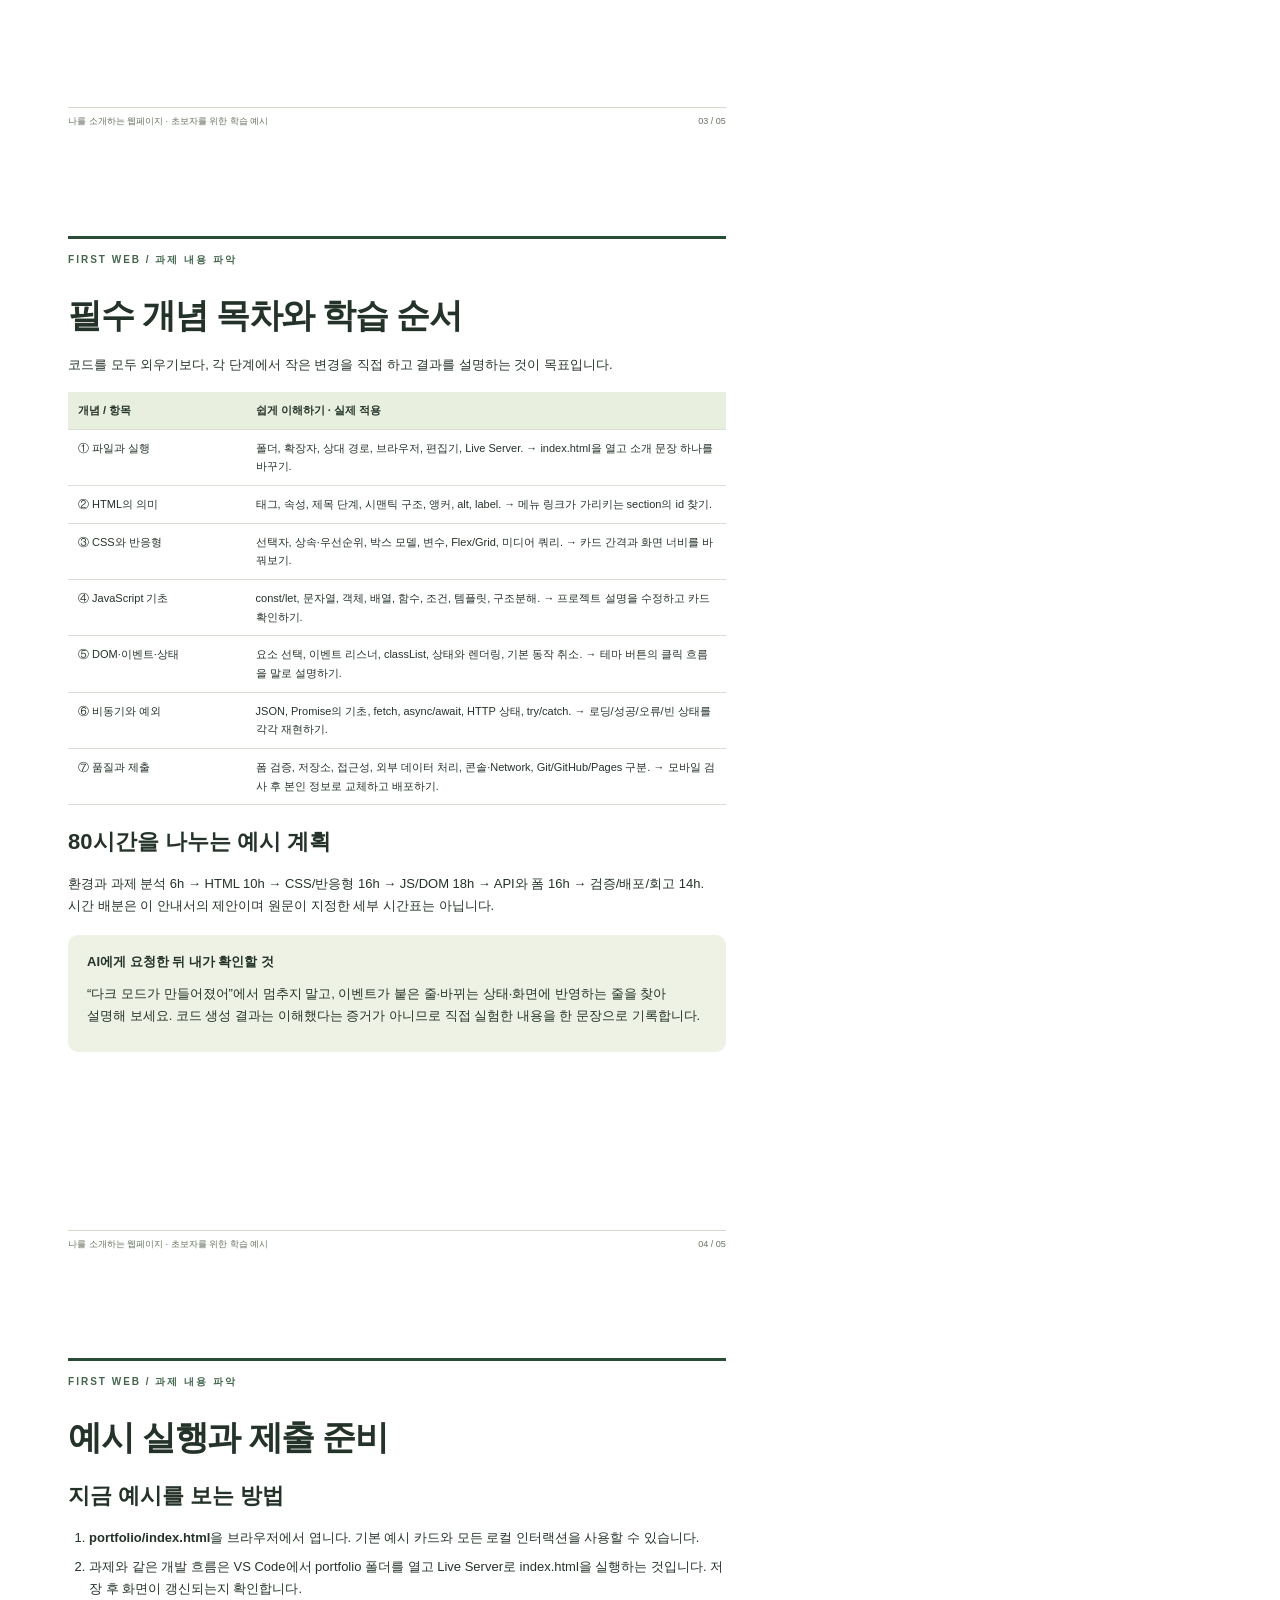
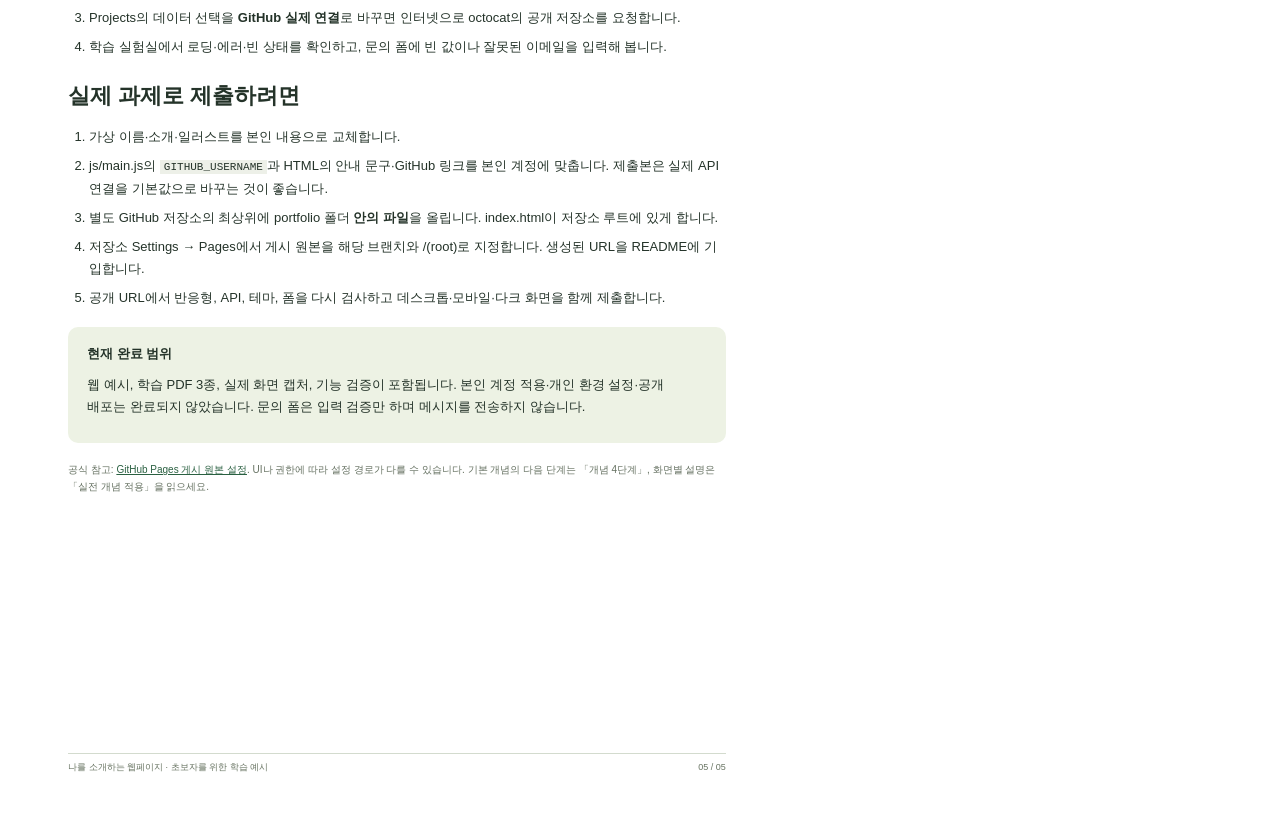
<file: example/docs-src/01-assignment.html>
<!doctype html><html lang="ko"><meta charset="utf-8"><title>과제 내용 파악</title><style>@page{size:A4;margin:0}*{box-sizing:border-box}body{margin:0;color:#243329;font-family:Arial,"Apple SD Gothic Neo",sans-serif;font-size:13px;line-height:1.7}section.page{width:210mm;height:297mm;padding:18mm 18mm 16mm;position:relative;break-after:page;overflow:hidden}.kicker{font-size:10px;letter-spacing:2px;color:#42664c;font-weight:700;border-top:3px solid #294c37;padding-top:12px}h1{font-size:34px;line-height:1.3;letter-spacing:-1.2px;margin:25px 0 17px}h2{font-size:22px;line-height:1.4;margin:22px 0 15px}h3{font-size:15px;margin:20px 0 6px}p{margin:9px 0;word-break:keep-all;overflow-wrap:anywhere}.lead{font-size:16px;color:#59675a}.box{padding:16px 19px;background:#edf2e4;border-radius:10px;margin:18px 0}.small{font-size:10px;color:#647060}.foot{position:absolute;bottom:10mm;left:18mm;right:18mm;border-top:1px solid #d3dbce;padding-top:6px;font-size:9px;color:#667260;display:flex;justify-content:space-between}table{width:100%;border-collapse:collapse;margin:16px 0;font-size:11px;table-layout:fixed}th{background:#e9efdf;text-align:left}td,th{padding:9px 10px;border-bottom:1px solid #d9dfd4;vertical-align:top;overflow-wrap:anywhere}th:first-child{width:27%}ul,ol{padding-left:21px}li{margin:7px 0}code{font-family:Menlo,monospace;font-size:11px;background:#edf0e8;padding:1px 4px}pre{white-space:pre-wrap;word-break:break-word;background:#243329;color:#f1f5e9;padding:15px;border-radius:8px;font-size:10px;line-height:1.7}pre code{background:none;color:inherit;padding:0;font-size:10px}.figure{position:relative;margin:18px 0 8px;border:1px solid #d4dbcd;background:#f7f8f3;border-radius:8px;overflow:hidden}.figure img{display:block;width:100%}.figure .pin{position:absolute;border-radius:50%;background:#294c37;color:white;border:2px solid white;box-shadow:0 2px 7px #0003;width:27px;height:27px;text-align:center;line-height:23px;font-size:12px;font-weight:bold}.caption{font-size:10px;color:#647060;margin:6px 0 15px}.cols{display:grid;grid-template-columns:1fr 1fr;gap:18px}.mobile{display:grid;grid-template-columns:190px 1fr;gap:24px;align-items:start}.mobile .figure{margin-top:0}.flow{padding:14px;background:#294c37;color:white;border-radius:8px;text-align:center;font-size:13px;margin:15px 0}a{color:#2a6041;text-decoration:underline} .strip img{max-height:225px;object-fit:contain}.cover-index{margin-top:40px}</style><body><section class="page"><div class="kicker">FIRST WEB / 과제 내용 파악</div><h1>과제 내용 파악하기</h1><p class="lead">처음 배우는 사람을 위한<br>“무엇을, 왜, 어디까지 만들어야 할까?”</p><div class="figure "><img src="../deliverables/screenshots/02-hero.png"></div><p class="caption">이번 작업에서 실제 제작한 가상 인물 김하늘의 포트폴리오 화면.</p><div class="box"><b>중학생 수준으로 말하면</b><p>나를 소개하는 온라인 전시장을 만드는 과제입니다. 글과 사진을 놓고, 휴대폰에서도 잘 보이게 꾸미고, 버튼을 누르면 화면이 바뀌도록 만듭니다. GitHub라는 코드 보관소에서 작품 목록도 가져옵니다.</p></div><h3>이 문서에서 확인할 것</h3><ol><li>과제의 목적과 필수 결과물</li><li>원문 요구사항과 예시 구현의 대응</li><li>알아야 할 개념 목차와 추천 학습 순서</li><li>예시 실행 방법과 실제 제출 전 남은 작업</li></ol><p class="small">기준 자료: 사용자가 지정한 「나를 소개하는 웹페이지 처음부터 만들기.pdf」 전체 9쪽. 원문의 지시를 과제 요구사항으로 분석했으며, 계정 연결이나 공개 게시를 별도로 실행하라는 사용자 지시로 해석하지 않았습니다.</p><div class="foot"><span>나를 소개하는 웹페이지 · 초보자를 위한 학습 예시</span><span>01 / 05</span></div></section><section class="page"><div class="kicker">FIRST WEB / 과제 내용 파악</div><h1>무엇을 만드는 과제인가?</h1><p class="lead">HTML은 내용, CSS는 모습, JavaScript는 행동을 맡습니다.</p><table><tr><th>개념 / 항목</th><th>쉽게 이해하기 · 실제 적용</th></tr><tr><td>HTML · 뼈대</td><td>제목, 자기소개, 기술 목록, 프로젝트, 문의 폼에 의미와 순서를 부여합니다. 예: <code>&lt;h1&gt;</code>은 가장 중요한 제목입니다.</td></tr><tr><td>CSS · 꾸미기</td><td>글자 색, 여백, 카드 배치, 화면 크기별 모양을 결정합니다. 예: 넓은 화면의 카드 여러 열이 좁은 화면에서는 한 열이 됩니다.</td></tr><tr><td>JavaScript · 동작</td><td>클릭과 입력을 감지하고 화면을 바꿉니다. 예: 다크 모드 버튼을 누르면 색상 묶음을 교체합니다.</td></tr><tr><td>GitHub API · 자료 요청</td><td>외부 서비스에 공개 저장소 목록을 요청해 카드로 바꿉니다. 인터넷이 느리거나 실패해도 상황을 알려야 합니다.</td></tr><tr><td>GitHub Pages · 공개 주소</td><td>완성한 파일을 인터넷에서 열 수 있도록 게시합니다. 내 컴퓨터에서만 열리는 파일과 공개 URL은 다릅니다.</td></tr></table><h2>겉모습보다 중요한 한 줄</h2><div class="flow">사용자 이벤트 → 상태 변경 → DOM 업데이트 → 화면 변화</div><div class="box"><b>예: 방의 전등 스위치</b><p>스위치를 누르는 행동은 이벤트, 불이 켜졌는지는 상태, 방이 밝아지는 것은 화면 변화입니다. 웹에서는 버튼 클릭, theme 값, CSS 적용이 각각 그 역할을 합니다.</p></div><h3>과제의 학습 조건</h3><p>원문은 80시간 학습 과제입니다. React, Vue, jQuery, Bootstrap, Tailwind 같은 외부 라이브러리 없이 순수 HTML/CSS/JavaScript로 구현합니다. 이번 웹도 실행용 외부 라이브러리를 사용하지 않습니다.</p><p class="small">원문 근거: 1~2쪽(목표·결과물), 7쪽(환경·제약). PDF 및 캡처 제작 도구는 웹 실행 코드와 별도입니다. 원문의 “브라우저가 이해하는 유일한 언어” 표현은 입문용 단순화이며, 여기서는 웹 프론트엔드의 핵심 세 기술로 이해합니다.</p><div class="foot"><span>나를 소개하는 웹페이지 · 초보자를 위한 학습 예시</span><span>02 / 05</span></div></section><section class="page"><div class="kicker">FIRST WEB / 과제 내용 파악</div><h1>필수 요구사항 대조표</h1><table><tr><th>개념 / 항목</th><th>쉽게 이해하기 · 실제 적용</th></tr><tr><td>기본 구조<br>원문 2~3쪽</td><td><b>구현</b> · index.html, css/style.css, js/main.js, images/. 외부 CSS 연결, JS의 defer, 6개 필수 섹션.</td></tr><tr><td>HTML<br>원문 3쪽</td><td><b>구현</b> · header/nav/main/section/article/footer, 앵커, 프로필 alt, label의 for-id 연결.</td></tr><tr><td>CSS<br>원문 3~4쪽</td><td><b>구현</b> · :root 변수, 다크 테마 변수, 메뉴 Flexbox, 카드 Grid의 auto-fit/minmax, 768/1024px 분기, hover/transition/shadow.</td></tr><tr><td>이벤트·문법<br>원문 4~5쪽</td><td><b>구현</b> · const/let, querySelector/All, addEventListener, click/submit/scroll/input, textContent/innerHTML, classList, 화살표 함수·구조분해·map/forEach.</td></tr><tr><td>인터랙션<br>원문 4~5쪽</td><td><b>구현</b> · 햄버거, 부드러운 스크롤, 300px 맨 위 버튼, 60px 메뉴 배경, 테마 저장, Observer threshold 0.2.</td></tr><tr><td>폼·상태<br>원문 5~6쪽</td><td><b>구현</b> · 필수값/이메일 검사, 필드 근처 오류, preventDefault, 성공 안내. 테마·API·폼의 상태→렌더링.</td></tr><tr><td>GitHub API<br>원문 5~6쪽</td><td><b>예시 구현</b> · fetch, async/await, try/catch와 4개 상태. 실제 연결은 octocat 공개 예시 계정. 본인 계정으로 교체 필요.</td></tr><tr><td>개발·배포·제출<br>원문 3·6~7쪽</td><td><b>남은 단계</b> · VS Code + Live Server의 학습자 환경 구성, 본인 저장소 URL, GitHub Pages 배포 URL. 이번 결과물은 로컬 예시이며 공개 배포하지 않았습니다.</td></tr></table><div class="box"><b>선택 구현과 미구현</b><p>언어 필터(filter)는 구현했습니다. 학습 실험실은 이해를 돕기 위한 추가 기능입니다. 타이핑 효과, 실제 메일 전송, 시스템 테마 자동 감지는 구현하지 않았으며 원문에서도 선택 항목입니다.</p></div><div class="foot"><span>나를 소개하는 웹페이지 · 초보자를 위한 학습 예시</span><span>03 / 05</span></div></section><section class="page"><div class="kicker">FIRST WEB / 과제 내용 파악</div><h1>필수 개념 목차와 학습 순서</h1><p>코드를 모두 외우기보다, 각 단계에서 작은 변경을 직접 하고 결과를 설명하는 것이 목표입니다.</p><table><tr><th>개념 / 항목</th><th>쉽게 이해하기 · 실제 적용</th></tr><tr><td>① 파일과 실행</td><td>폴더, 확장자, 상대 경로, 브라우저, 편집기, Live Server. → index.html을 열고 소개 문장 하나를 바꾸기.</td></tr><tr><td>② HTML의 의미</td><td>태그, 속성, 제목 단계, 시맨틱 구조, 앵커, alt, label. → 메뉴 링크가 가리키는 section의 id 찾기.</td></tr><tr><td>③ CSS와 반응형</td><td>선택자, 상속·우선순위, 박스 모델, 변수, Flex/Grid, 미디어 쿼리. → 카드 간격과 화면 너비를 바꿔보기.</td></tr><tr><td>④ JavaScript 기초</td><td>const/let, 문자열, 객체, 배열, 함수, 조건, 템플릿, 구조분해. → 프로젝트 설명을 수정하고 카드 확인하기.</td></tr><tr><td>⑤ DOM·이벤트·상태</td><td>요소 선택, 이벤트 리스너, classList, 상태와 렌더링, 기본 동작 취소. → 테마 버튼의 클릭 흐름을 말로 설명하기.</td></tr><tr><td>⑥ 비동기와 예외</td><td>JSON, Promise의 기초, fetch, async/await, HTTP 상태, try/catch. → 로딩/성공/오류/빈 상태를 각각 재현하기.</td></tr><tr><td>⑦ 품질과 제출</td><td>폼 검증, 저장소, 접근성, 외부 데이터 처리, 콘솔·Network, Git/GitHub/Pages 구분. → 모바일 검사 후 본인 정보로 교체하고 배포하기.</td></tr></table><h2>80시간을 나누는 예시 계획</h2><p>환경과 과제 분석 6h → HTML 10h → CSS/반응형 16h → JS/DOM 18h → API와 폼 16h → 검증/배포/회고 14h. 시간 배분은 이 안내서의 제안이며 원문이 지정한 세부 시간표는 아닙니다.</p><div class="box"><b>AI에게 요청한 뒤 내가 확인할 것</b><p>“다크 모드가 만들어졌어”에서 멈추지 말고, 이벤트가 붙은 줄·바뀌는 상태·화면에 반영하는 줄을 찾아 설명해 보세요. 코드 생성 결과는 이해했다는 증거가 아니므로 직접 실험한 내용을 한 문장으로 기록합니다.</p></div><div class="foot"><span>나를 소개하는 웹페이지 · 초보자를 위한 학습 예시</span><span>04 / 05</span></div></section><section class="page"><div class="kicker">FIRST WEB / 과제 내용 파악</div><h1>예시 실행과 제출 준비</h1><h2>지금 예시를 보는 방법</h2><ol><li><b>portfolio/index.html</b>을 브라우저에서 엽니다. 기본 예시 카드와 모든 로컬 인터랙션을 사용할 수 있습니다.</li><li>과제와 같은 개발 흐름은 VS Code에서 portfolio 폴더를 열고 Live Server로 index.html을 실행하는 것입니다. 저장 후 화면이 갱신되는지 확인합니다.</li><li>Projects의 데이터 선택을 <b>GitHub 실제 연결</b>로 바꾸면 인터넷으로 octocat의 공개 저장소를 요청합니다.</li><li>학습 실험실에서 로딩·에러·빈 상태를 확인하고, 문의 폼에 빈 값이나 잘못된 이메일을 입력해 봅니다.</li></ol><h2>실제 과제로 제출하려면</h2><ol><li>가상 이름·소개·일러스트를 본인 내용으로 교체합니다.</li><li>js/main.js의 <code>GITHUB_USERNAME</code>과 HTML의 안내 문구·GitHub 링크를 본인 계정에 맞춥니다. 제출본은 실제 API 연결을 기본값으로 바꾸는 것이 좋습니다.</li><li>별도 GitHub 저장소의 최상위에 portfolio 폴더 <b>안의 파일</b>을 올립니다. index.html이 저장소 루트에 있게 합니다.</li><li>저장소 Settings → Pages에서 게시 원본을 해당 브랜치와 /(root)로 지정합니다. 생성된 URL을 README에 기입합니다.</li><li>공개 URL에서 반응형, API, 테마, 폼을 다시 검사하고 데스크톱·모바일·다크 화면을 함께 제출합니다.</li></ol><div class="box"><b>현재 완료 범위</b><p>웹 예시, 학습 PDF 3종, 실제 화면 캡처, 기능 검증이 포함됩니다. 본인 계정 적용·개인 환경 설정·공개 배포는 완료되지 않았습니다. 문의 폼은 입력 검증만 하며 메시지를 전송하지 않습니다.</p></div><p class="small">공식 참고: <a href="https://docs.github.com/en/pages/getting-started-with-github-pages/configuring-a-publishing-source-for-your-github-pages-site">GitHub Pages 게시 원본 설정</a>. UI나 권한에 따라 설정 경로가 다를 수 있습니다. 기본 개념의 다음 단계는 「개념 4단계」, 화면별 설명은 「실전 개념 적용」을 읽으세요.</p><div class="foot"><span>나를 소개하는 웹페이지 · 초보자를 위한 학습 예시</span><span>05 / 05</span></div></section></body></html>
</file>
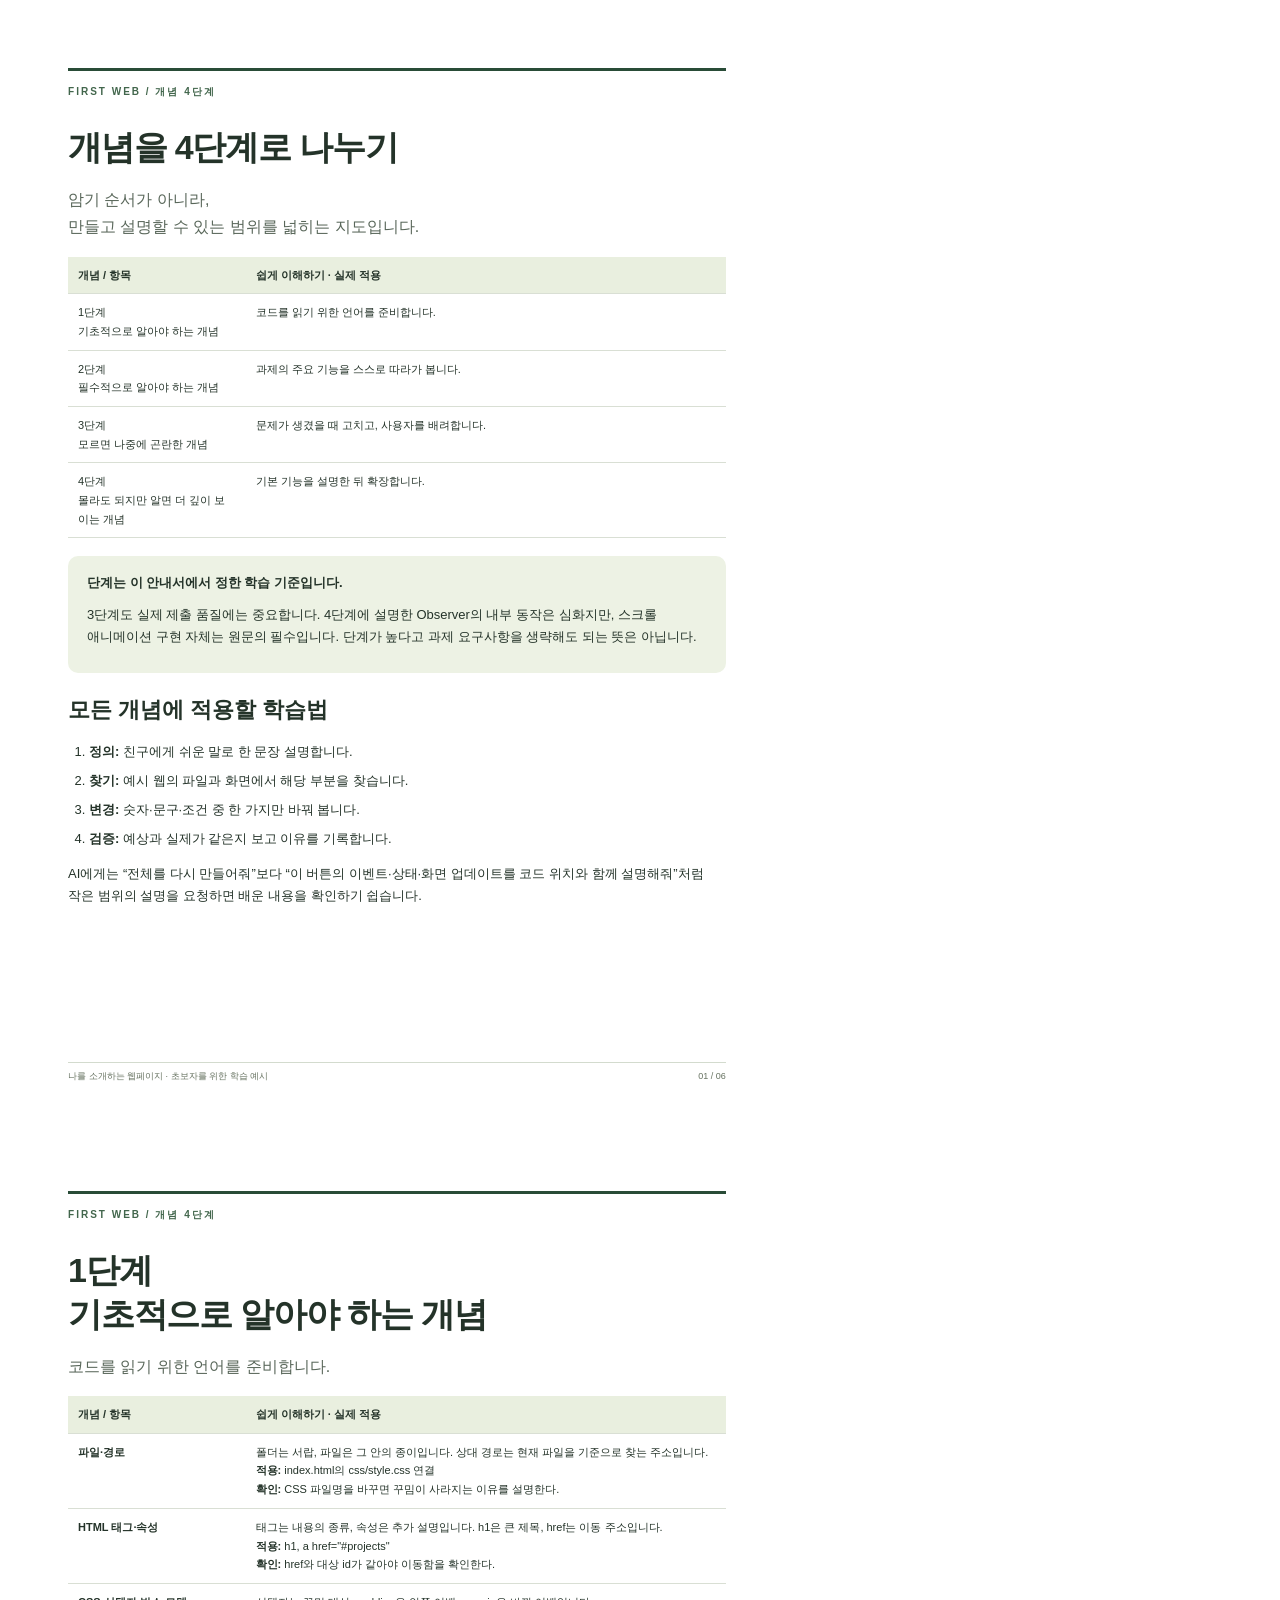
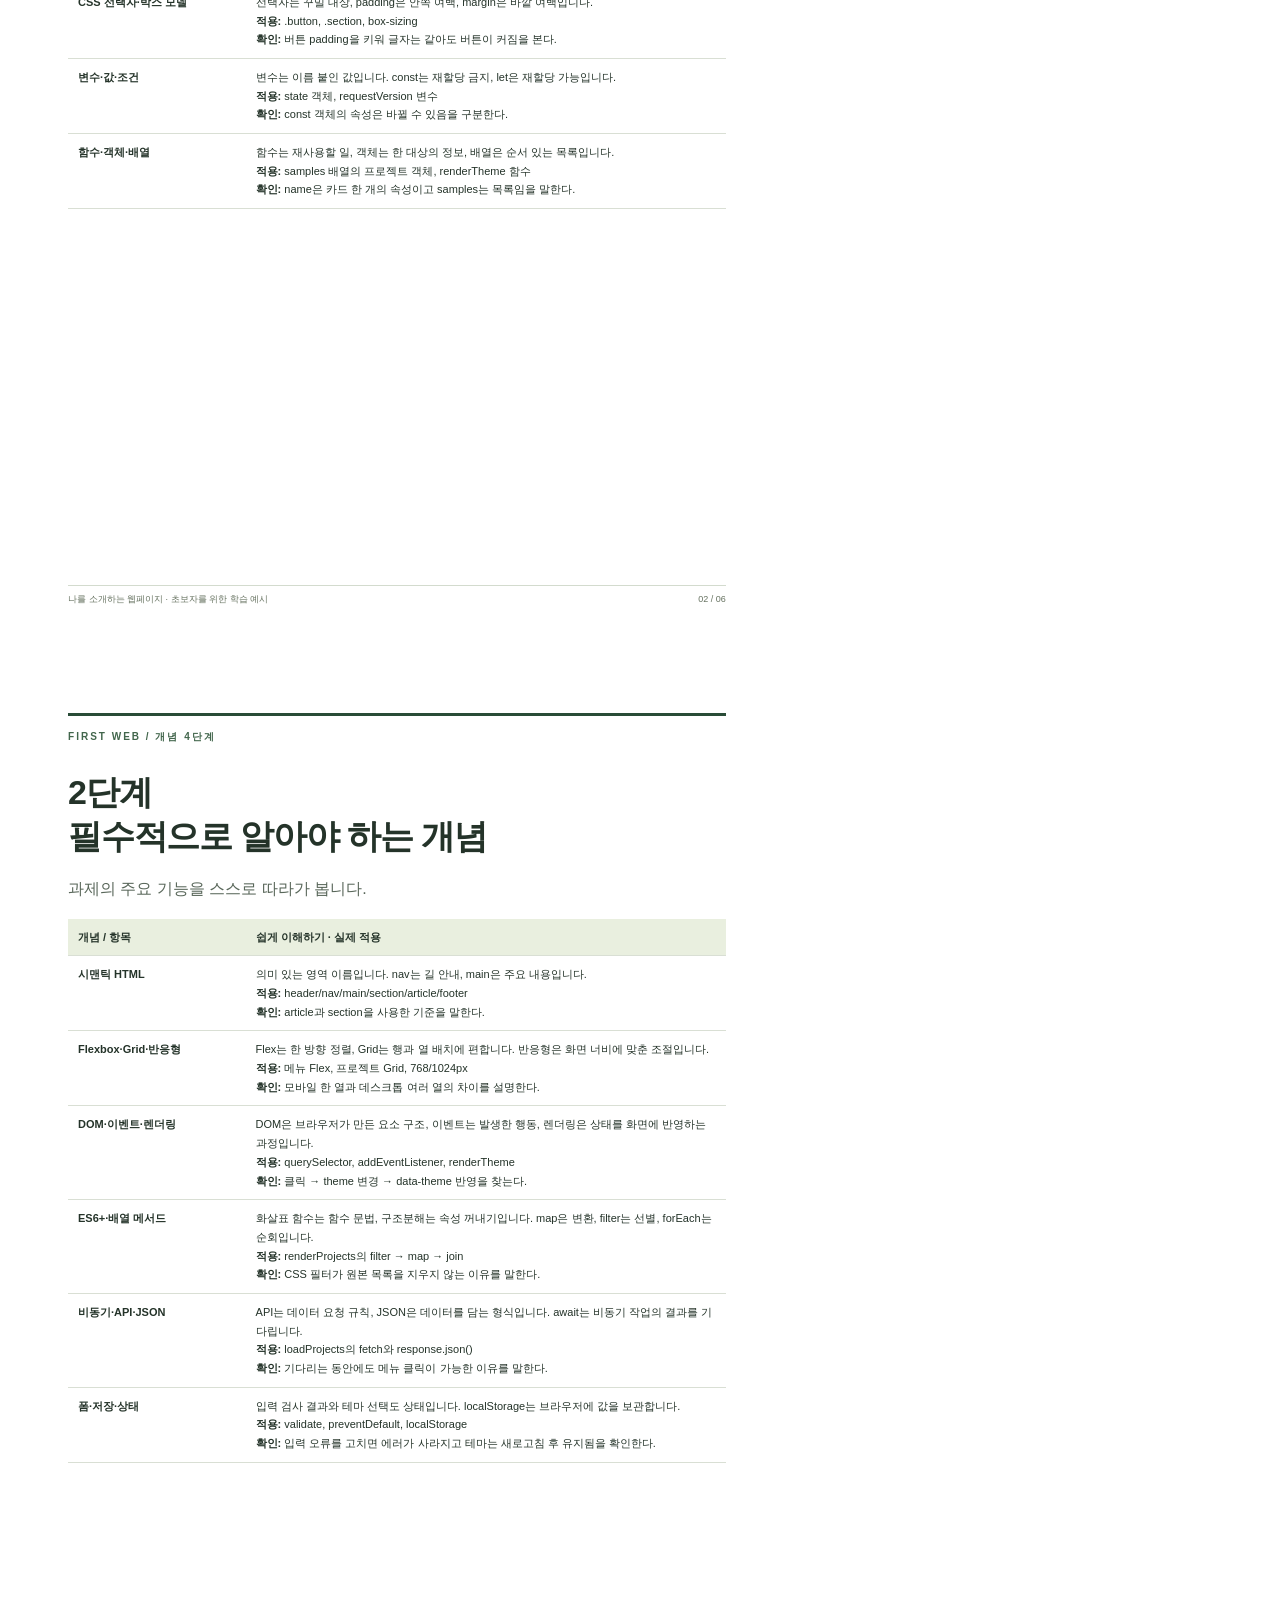
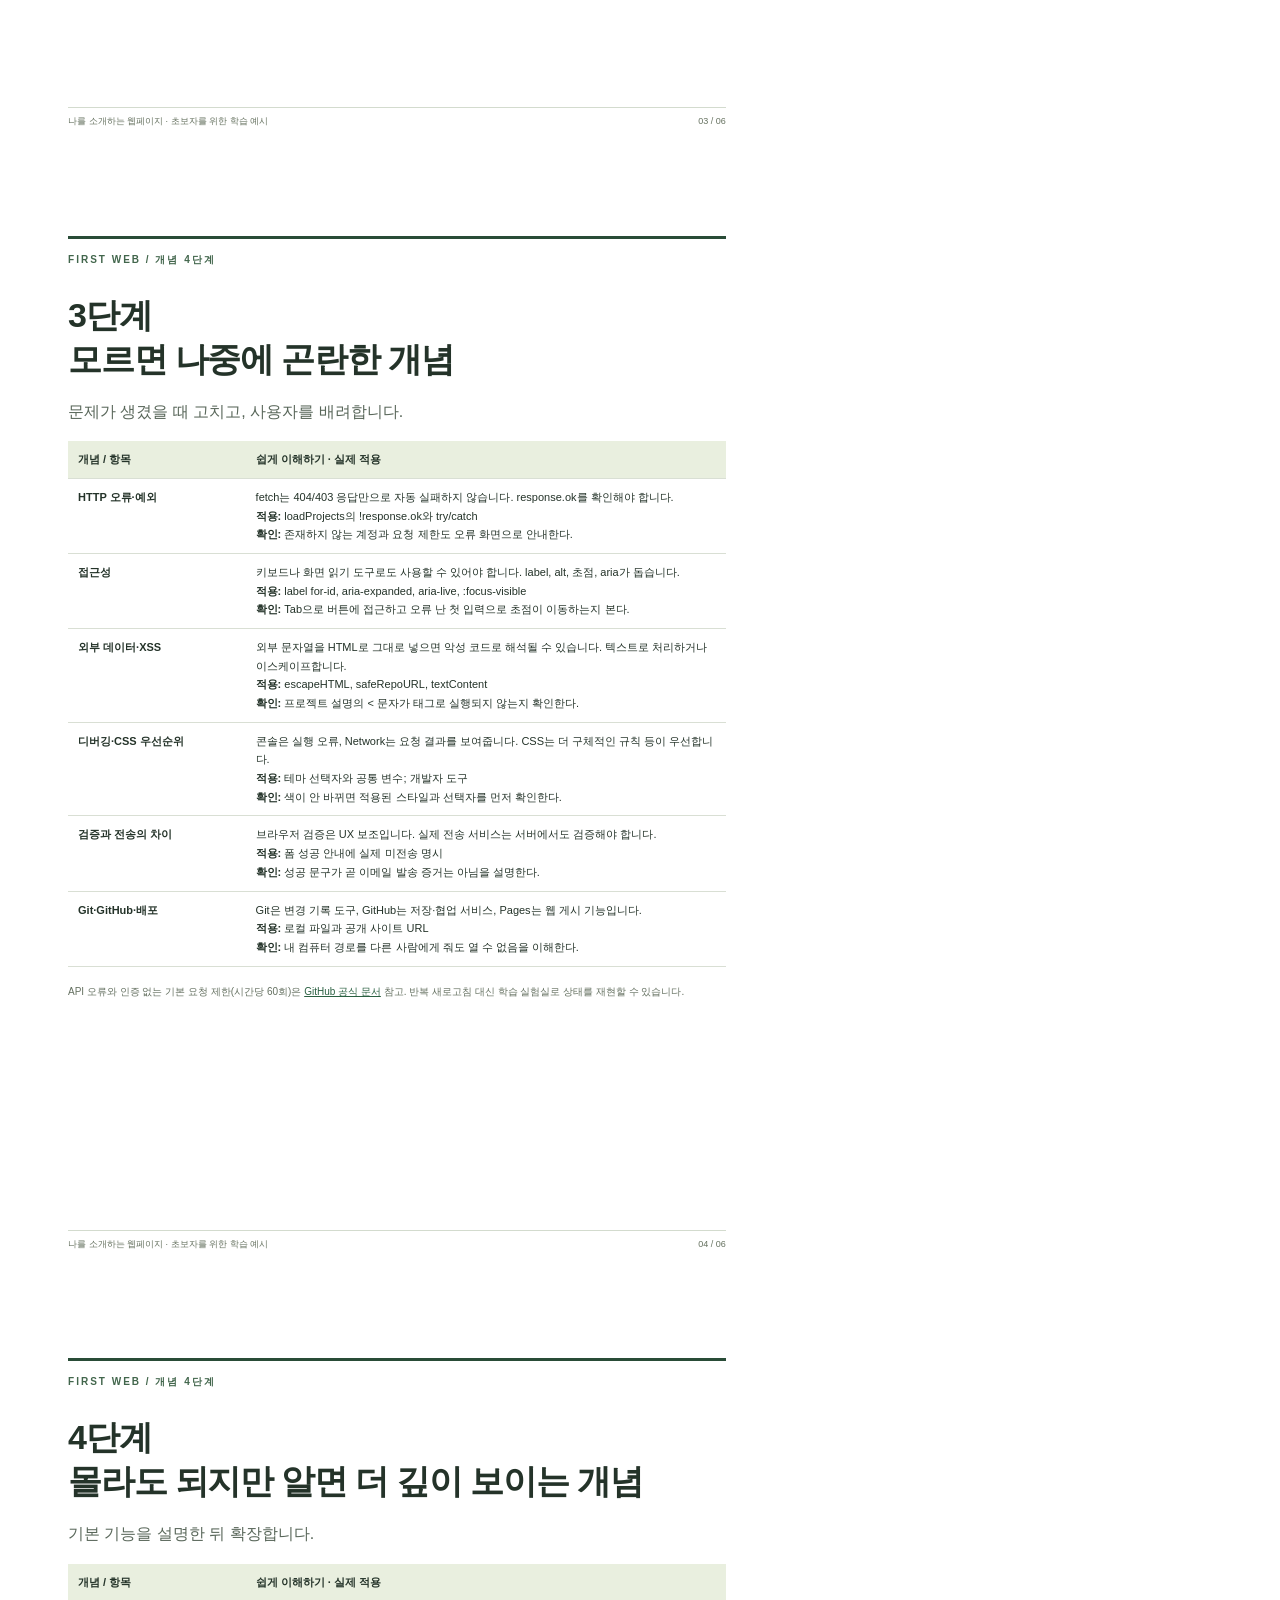
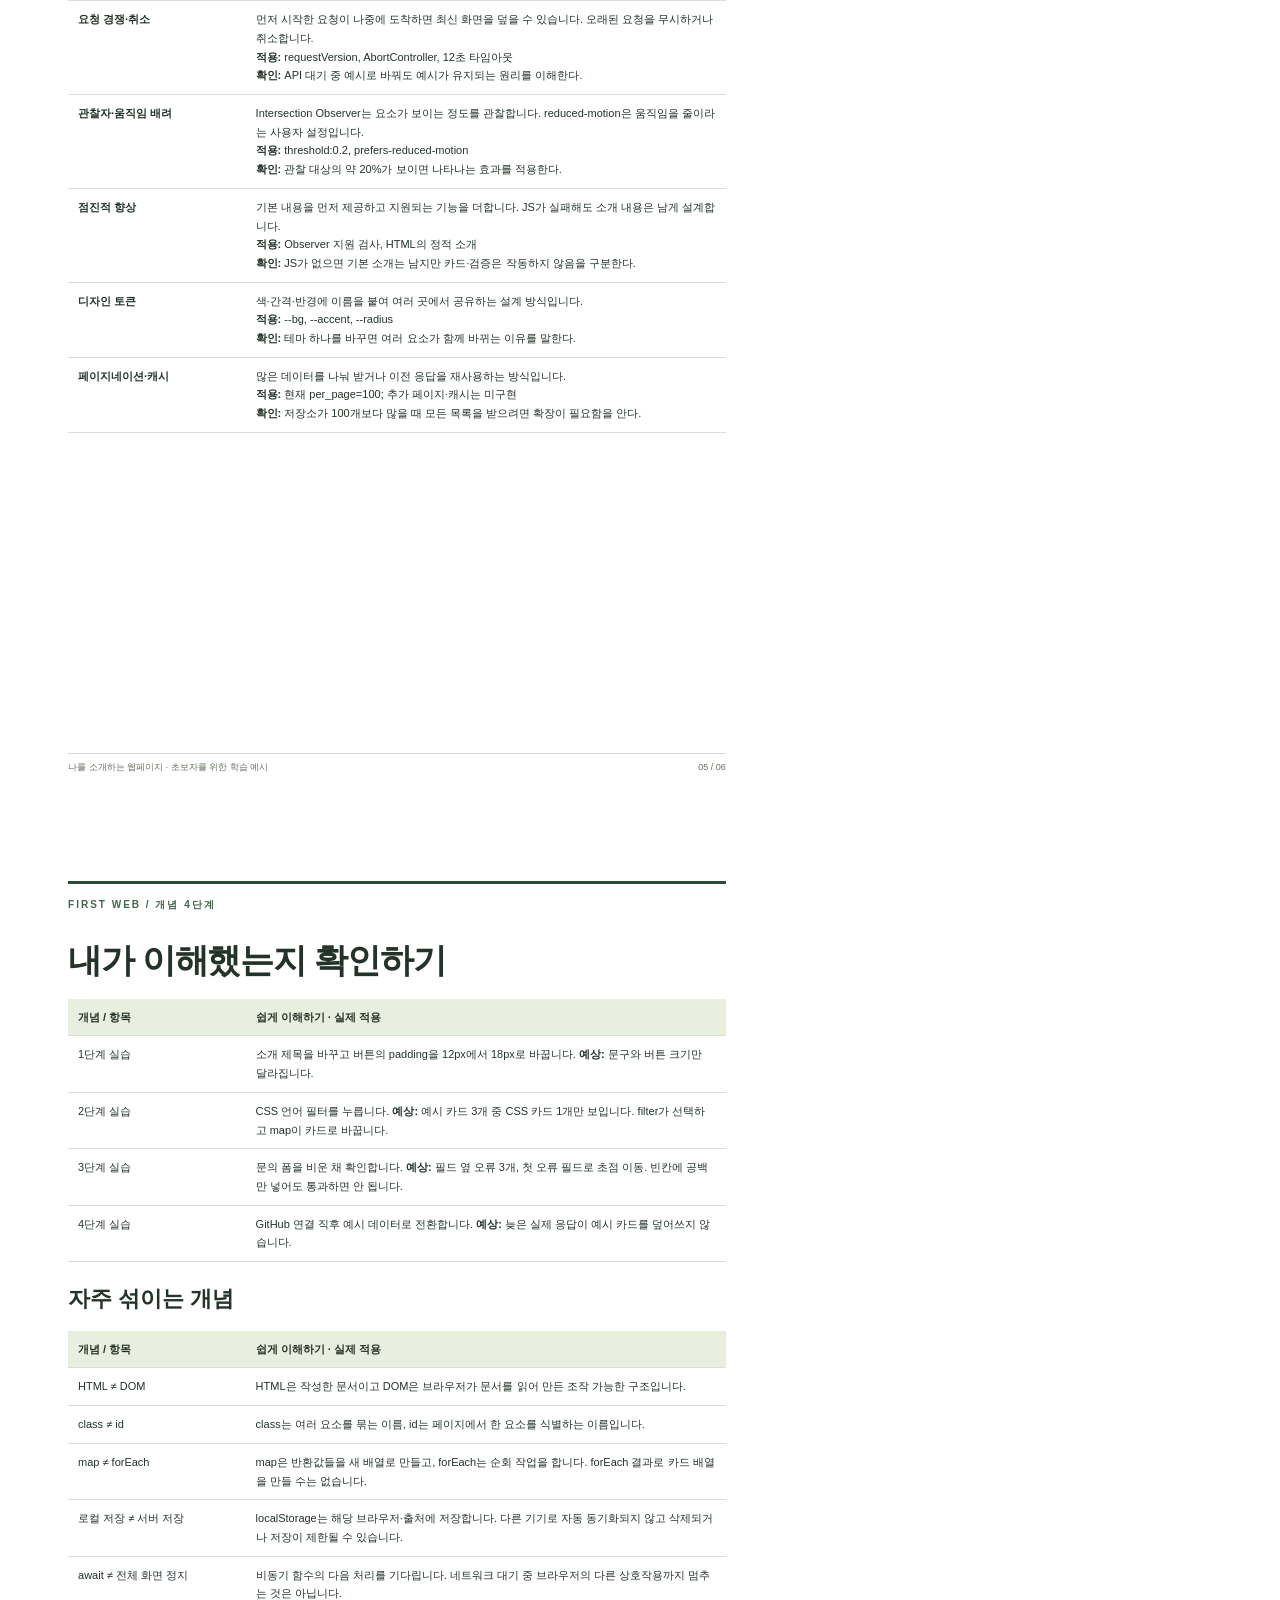
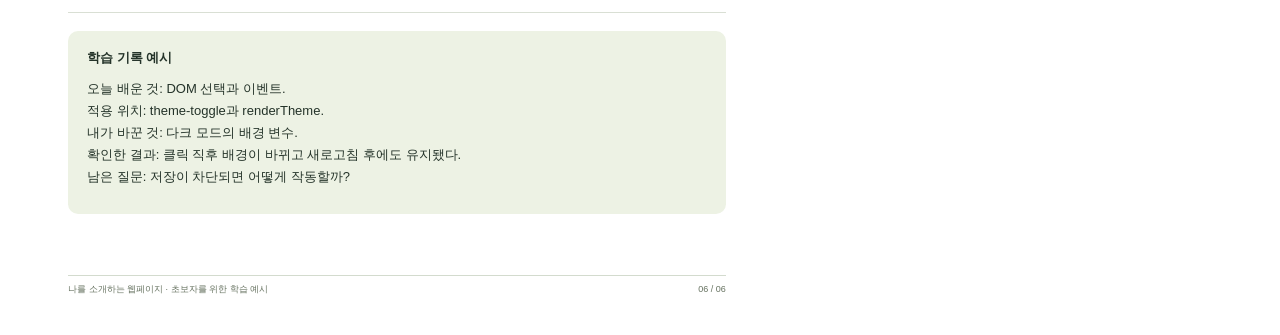
<file: example/docs-src/02-concepts.html>
<!doctype html><html lang="ko"><meta charset="utf-8"><title>개념 4단계</title><style>@page{size:A4;margin:0}*{box-sizing:border-box}body{margin:0;color:#243329;font-family:Arial,"Apple SD Gothic Neo",sans-serif;font-size:13px;line-height:1.7}section.page{width:210mm;height:297mm;padding:18mm 18mm 16mm;position:relative;break-after:page;overflow:hidden}.kicker{font-size:10px;letter-spacing:2px;color:#42664c;font-weight:700;border-top:3px solid #294c37;padding-top:12px}h1{font-size:34px;line-height:1.3;letter-spacing:-1.2px;margin:25px 0 17px}h2{font-size:22px;line-height:1.4;margin:22px 0 15px}h3{font-size:15px;margin:20px 0 6px}p{margin:9px 0;word-break:keep-all;overflow-wrap:anywhere}.lead{font-size:16px;color:#59675a}.box{padding:16px 19px;background:#edf2e4;border-radius:10px;margin:18px 0}.small{font-size:10px;color:#647060}.foot{position:absolute;bottom:10mm;left:18mm;right:18mm;border-top:1px solid #d3dbce;padding-top:6px;font-size:9px;color:#667260;display:flex;justify-content:space-between}table{width:100%;border-collapse:collapse;margin:16px 0;font-size:11px;table-layout:fixed}th{background:#e9efdf;text-align:left}td,th{padding:9px 10px;border-bottom:1px solid #d9dfd4;vertical-align:top;overflow-wrap:anywhere}th:first-child{width:27%}ul,ol{padding-left:21px}li{margin:7px 0}code{font-family:Menlo,monospace;font-size:11px;background:#edf0e8;padding:1px 4px}pre{white-space:pre-wrap;word-break:break-word;background:#243329;color:#f1f5e9;padding:15px;border-radius:8px;font-size:10px;line-height:1.7}pre code{background:none;color:inherit;padding:0;font-size:10px}.figure{position:relative;margin:18px 0 8px;border:1px solid #d4dbcd;background:#f7f8f3;border-radius:8px;overflow:hidden}.figure img{display:block;width:100%}.figure .pin{position:absolute;border-radius:50%;background:#294c37;color:white;border:2px solid white;box-shadow:0 2px 7px #0003;width:27px;height:27px;text-align:center;line-height:23px;font-size:12px;font-weight:bold}.caption{font-size:10px;color:#647060;margin:6px 0 15px}.cols{display:grid;grid-template-columns:1fr 1fr;gap:18px}.mobile{display:grid;grid-template-columns:190px 1fr;gap:24px;align-items:start}.mobile .figure{margin-top:0}.flow{padding:14px;background:#294c37;color:white;border-radius:8px;text-align:center;font-size:13px;margin:15px 0}a{color:#2a6041;text-decoration:underline} .strip img{max-height:225px;object-fit:contain}.cover-index{margin-top:40px}</style><body><section class="page"><div class="kicker">FIRST WEB / 개념 4단계</div><h1>개념을 4단계로 나누기</h1><p class="lead">암기 순서가 아니라,<br>만들고 설명할 수 있는 범위를 넓히는 지도입니다.</p><table><tr><th>개념 / 항목</th><th>쉽게 이해하기 · 실제 적용</th></tr><tr><td>1단계<br>기초적으로 알아야 하는 개념</td><td>코드를 읽기 위한 언어를 준비합니다.</td></tr><tr><td>2단계<br>필수적으로 알아야 하는 개념</td><td>과제의 주요 기능을 스스로 따라가 봅니다.</td></tr><tr><td>3단계<br>모르면 나중에 곤란한 개념</td><td>문제가 생겼을 때 고치고, 사용자를 배려합니다.</td></tr><tr><td>4단계<br>몰라도 되지만 알면 더 깊이 보이는 개념</td><td>기본 기능을 설명한 뒤 확장합니다.</td></tr></table><div class="box"><b>단계는 이 안내서에서 정한 학습 기준입니다.</b><p>3단계도 실제 제출 품질에는 중요합니다. 4단계에 설명한 Observer의 내부 동작은 심화지만, 스크롤 애니메이션 구현 자체는 원문의 필수입니다. 단계가 높다고 과제 요구사항을 생략해도 되는 뜻은 아닙니다.</p></div><h2>모든 개념에 적용할 학습법</h2><ol><li><b>정의:</b> 친구에게 쉬운 말로 한 문장 설명합니다.</li><li><b>찾기:</b> 예시 웹의 파일과 화면에서 해당 부분을 찾습니다.</li><li><b>변경:</b> 숫자·문구·조건 중 한 가지만 바꿔 봅니다.</li><li><b>검증:</b> 예상과 실제가 같은지 보고 이유를 기록합니다.</li></ol><p>AI에게는 “전체를 다시 만들어줘”보다 “이 버튼의 이벤트·상태·화면 업데이트를 코드 위치와 함께 설명해줘”처럼 작은 범위의 설명을 요청하면 배운 내용을 확인하기 쉽습니다.</p><div class="foot"><span>나를 소개하는 웹페이지 · 초보자를 위한 학습 예시</span><span>01 / 06</span></div></section><section class="page"><div class="kicker">FIRST WEB / 개념 4단계</div><h1>1단계<br>기초적으로 알아야 하는 개념</h1><p class="lead">코드를 읽기 위한 언어를 준비합니다.</p><table><tr><th>개념 / 항목</th><th>쉽게 이해하기 · 실제 적용</th></tr><tr><td><b>파일·경로</b></td><td>폴더는 서랍, 파일은 그 안의 종이입니다. 상대 경로는 현재 파일을 기준으로 찾는 주소입니다.<br><b>적용:</b> index.html의 css/style.css 연결<br><b>확인:</b> CSS 파일명을 바꾸면 꾸밈이 사라지는 이유를 설명한다.</td></tr><tr><td><b>HTML 태그·속성</b></td><td>태그는 내용의 종류, 속성은 추가 설명입니다. h1은 큰 제목, href는 이동 주소입니다.<br><b>적용:</b> h1, a href="#projects"<br><b>확인:</b> href와 대상 id가 같아야 이동함을 확인한다.</td></tr><tr><td><b>CSS 선택자·박스 모델</b></td><td>선택자는 꾸밀 대상, padding은 안쪽 여백, margin은 바깥 여백입니다.<br><b>적용:</b>  .button, .section, box-sizing<br><b>확인:</b> 버튼 padding을 키워 글자는 같아도 버튼이 커짐을 본다.</td></tr><tr><td><b>변수·값·조건</b></td><td>변수는 이름 붙인 값입니다. const는 재할당 금지, let은 재할당 가능입니다.<br><b>적용:</b> state 객체, requestVersion 변수<br><b>확인:</b> const 객체의 속성은 바뀔 수 있음을 구분한다.</td></tr><tr><td><b>함수·객체·배열</b></td><td>함수는 재사용할 일, 객체는 한 대상의 정보, 배열은 순서 있는 목록입니다.<br><b>적용:</b> samples 배열의 프로젝트 객체, renderTheme 함수<br><b>확인:</b> name은 카드 한 개의 속성이고 samples는 목록임을 말한다.</td></tr></table><div class="foot"><span>나를 소개하는 웹페이지 · 초보자를 위한 학습 예시</span><span>02 / 06</span></div></section><section class="page"><div class="kicker">FIRST WEB / 개념 4단계</div><h1>2단계<br>필수적으로 알아야 하는 개념</h1><p class="lead">과제의 주요 기능을 스스로 따라가 봅니다.</p><table><tr><th>개념 / 항목</th><th>쉽게 이해하기 · 실제 적용</th></tr><tr><td><b>시맨틱 HTML</b></td><td>의미 있는 영역 이름입니다. nav는 길 안내, main은 주요 내용입니다.<br><b>적용:</b> header/nav/main/section/article/footer<br><b>확인:</b> article과 section을 사용한 기준을 말한다.</td></tr><tr><td><b>Flexbox·Grid·반응형</b></td><td>Flex는 한 방향 정렬, Grid는 행과 열 배치에 편합니다. 반응형은 화면 너비에 맞춘 조절입니다.<br><b>적용:</b> 메뉴 Flex, 프로젝트 Grid, 768/1024px<br><b>확인:</b> 모바일 한 열과 데스크톱 여러 열의 차이를 설명한다.</td></tr><tr><td><b>DOM·이벤트·렌더링</b></td><td>DOM은 브라우저가 만든 요소 구조, 이벤트는 발생한 행동, 렌더링은 상태를 화면에 반영하는 과정입니다.<br><b>적용:</b> querySelector, addEventListener, renderTheme<br><b>확인:</b> 클릭 → theme 변경 → data-theme 반영을 찾는다.</td></tr><tr><td><b>ES6+·배열 메서드</b></td><td>화살표 함수는 함수 문법, 구조분해는 속성 꺼내기입니다. map은 변환, filter는 선별, forEach는 순회입니다.<br><b>적용:</b> renderProjects의 filter → map → join<br><b>확인:</b> CSS 필터가 원본 목록을 지우지 않는 이유를 말한다.</td></tr><tr><td><b>비동기·API·JSON</b></td><td>API는 데이터 요청 규칙, JSON은 데이터를 담는 형식입니다. await는 비동기 작업의 결과를 기다립니다.<br><b>적용:</b> loadProjects의 fetch와 response.json()<br><b>확인:</b> 기다리는 동안에도 메뉴 클릭이 가능한 이유를 말한다.</td></tr><tr><td><b>폼·저장·상태</b></td><td>입력 검사 결과와 테마 선택도 상태입니다. localStorage는 브라우저에 값을 보관합니다.<br><b>적용:</b> validate, preventDefault, localStorage<br><b>확인:</b> 입력 오류를 고치면 에러가 사라지고 테마는 새로고침 후 유지됨을 확인한다.</td></tr></table><div class="foot"><span>나를 소개하는 웹페이지 · 초보자를 위한 학습 예시</span><span>03 / 06</span></div></section><section class="page"><div class="kicker">FIRST WEB / 개념 4단계</div><h1>3단계<br>모르면 나중에 곤란한 개념</h1><p class="lead">문제가 생겼을 때 고치고, 사용자를 배려합니다.</p><table><tr><th>개념 / 항목</th><th>쉽게 이해하기 · 실제 적용</th></tr><tr><td><b>HTTP 오류·예외</b></td><td>fetch는 404/403 응답만으로 자동 실패하지 않습니다. response.ok를 확인해야 합니다.<br><b>적용:</b> loadProjects의 !response.ok와 try/catch<br><b>확인:</b> 존재하지 않는 계정과 요청 제한도 오류 화면으로 안내한다.</td></tr><tr><td><b>접근성</b></td><td>키보드나 화면 읽기 도구로도 사용할 수 있어야 합니다. label, alt, 초점, aria가 돕습니다.<br><b>적용:</b> label for-id, aria-expanded, aria-live, :focus-visible<br><b>확인:</b> Tab으로 버튼에 접근하고 오류 난 첫 입력으로 초점이 이동하는지 본다.</td></tr><tr><td><b>외부 데이터·XSS</b></td><td>외부 문자열을 HTML로 그대로 넣으면 악성 코드로 해석될 수 있습니다. 텍스트로 처리하거나 이스케이프합니다.<br><b>적용:</b> escapeHTML, safeRepoURL, textContent<br><b>확인:</b> 프로젝트 설명의 < 문자가 태그로 실행되지 않는지 확인한다.</td></tr><tr><td><b>디버깅·CSS 우선순위</b></td><td>콘솔은 실행 오류, Network는 요청 결과를 보여줍니다. CSS는 더 구체적인 규칙 등이 우선합니다.<br><b>적용:</b> 테마 선택자와 공통 변수; 개발자 도구<br><b>확인:</b> 색이 안 바뀌면 적용된 스타일과 선택자를 먼저 확인한다.</td></tr><tr><td><b>검증과 전송의 차이</b></td><td>브라우저 검증은 UX 보조입니다. 실제 전송 서비스는 서버에서도 검증해야 합니다.<br><b>적용:</b> 폼 성공 안내에 실제 미전송 명시<br><b>확인:</b> 성공 문구가 곧 이메일 발송 증거는 아님을 설명한다.</td></tr><tr><td><b>Git·GitHub·배포</b></td><td>Git은 변경 기록 도구, GitHub는 저장·협업 서비스, Pages는 웹 게시 기능입니다.<br><b>적용:</b> 로컬 파일과 공개 사이트 URL<br><b>확인:</b> 내 컴퓨터 경로를 다른 사람에게 줘도 열 수 없음을 이해한다.</td></tr></table><p class="small">API 오류와 인증 없는 기본 요청 제한(시간당 60회)은 <a href="https://docs.github.com/en/rest/using-the-rest-api/rate-limits-for-the-rest-api">GitHub 공식 문서</a> 참고. 반복 새로고침 대신 학습 실험실로 상태를 재현할 수 있습니다.</p><div class="foot"><span>나를 소개하는 웹페이지 · 초보자를 위한 학습 예시</span><span>04 / 06</span></div></section><section class="page"><div class="kicker">FIRST WEB / 개념 4단계</div><h1>4단계<br>몰라도 되지만 알면 더 깊이 보이는 개념</h1><p class="lead">기본 기능을 설명한 뒤 확장합니다.</p><table><tr><th>개념 / 항목</th><th>쉽게 이해하기 · 실제 적용</th></tr><tr><td><b>요청 경쟁·취소</b></td><td>먼저 시작한 요청이 나중에 도착하면 최신 화면을 덮을 수 있습니다. 오래된 요청을 무시하거나 취소합니다.<br><b>적용:</b> requestVersion, AbortController, 12초 타임아웃<br><b>확인:</b> API 대기 중 예시로 바꿔도 예시가 유지되는 원리를 이해한다.</td></tr><tr><td><b>관찰자·움직임 배려</b></td><td>Intersection Observer는 요소가 보이는 정도를 관찰합니다. reduced-motion은 움직임을 줄이라는 사용자 설정입니다.<br><b>적용:</b> threshold:0.2, prefers-reduced-motion<br><b>확인:</b> 관찰 대상의 약 20%가 보이면 나타나는 효과를 적용한다.</td></tr><tr><td><b>점진적 향상</b></td><td>기본 내용을 먼저 제공하고 지원되는 기능을 더합니다. JS가 실패해도 소개 내용은 남게 설계합니다.<br><b>적용:</b> Observer 지원 검사, HTML의 정적 소개<br><b>확인:</b> JS가 없으면 기본 소개는 남지만 카드·검증은 작동하지 않음을 구분한다.</td></tr><tr><td><b>디자인 토큰</b></td><td>색·간격·반경에 이름을 붙여 여러 곳에서 공유하는 설계 방식입니다.<br><b>적용:</b> --bg, --accent, --radius<br><b>확인:</b> 테마 하나를 바꾸면 여러 요소가 함께 바뀌는 이유를 말한다.</td></tr><tr><td><b>페이지네이션·캐시</b></td><td>많은 데이터를 나눠 받거나 이전 응답을 재사용하는 방식입니다.<br><b>적용:</b> 현재 per_page=100; 추가 페이지·캐시는 미구현<br><b>확인:</b> 저장소가 100개보다 많을 때 모든 목록을 받으려면 확장이 필요함을 안다.</td></tr></table><div class="foot"><span>나를 소개하는 웹페이지 · 초보자를 위한 학습 예시</span><span>05 / 06</span></div></section><section class="page"><div class="kicker">FIRST WEB / 개념 4단계</div><h1>내가 이해했는지 확인하기</h1><table><tr><th>개념 / 항목</th><th>쉽게 이해하기 · 실제 적용</th></tr><tr><td>1단계 실습</td><td>소개 제목을 바꾸고 버튼의 padding을 12px에서 18px로 바꿉니다. <b>예상:</b> 문구와 버튼 크기만 달라집니다.</td></tr><tr><td>2단계 실습</td><td>CSS 언어 필터를 누릅니다. <b>예상:</b> 예시 카드 3개 중 CSS 카드 1개만 보입니다. filter가 선택하고 map이 카드로 바꿉니다.</td></tr><tr><td>3단계 실습</td><td>문의 폼을 비운 채 확인합니다. <b>예상:</b> 필드 옆 오류 3개, 첫 오류 필드로 초점 이동. 빈칸에 공백만 넣어도 통과하면 안 됩니다.</td></tr><tr><td>4단계 실습</td><td>GitHub 연결 직후 예시 데이터로 전환합니다. <b>예상:</b> 늦은 실제 응답이 예시 카드를 덮어쓰지 않습니다.</td></tr></table><h2>자주 섞이는 개념</h2><table><tr><th>개념 / 항목</th><th>쉽게 이해하기 · 실제 적용</th></tr><tr><td>HTML ≠ DOM</td><td>HTML은 작성한 문서이고 DOM은 브라우저가 문서를 읽어 만든 조작 가능한 구조입니다.</td></tr><tr><td>class ≠ id</td><td>class는 여러 요소를 묶는 이름, id는 페이지에서 한 요소를 식별하는 이름입니다.</td></tr><tr><td>map ≠ forEach</td><td>map은 반환값들을 새 배열로 만들고, forEach는 순회 작업을 합니다. forEach 결과로 카드 배열을 만들 수는 없습니다.</td></tr><tr><td>로컬 저장 ≠ 서버 저장</td><td>localStorage는 해당 브라우저·출처에 저장합니다. 다른 기기로 자동 동기화되지 않고 삭제되거나 저장이 제한될 수 있습니다.</td></tr><tr><td>await ≠ 전체 화면 정지</td><td>비동기 함수의 다음 처리를 기다립니다. 네트워크 대기 중 브라우저의 다른 상호작용까지 멈추는 것은 아닙니다.</td></tr></table><div class="box"><b>학습 기록 예시</b><p>오늘 배운 것: DOM 선택과 이벤트.<br>적용 위치: theme-toggle과 renderTheme.<br>내가 바꾼 것: 다크 모드의 배경 변수.<br>확인한 결과: 클릭 직후 배경이 바뀌고 새로고침 후에도 유지됐다.<br>남은 질문: 저장이 차단되면 어떻게 작동할까?</p></div><div class="foot"><span>나를 소개하는 웹페이지 · 초보자를 위한 학습 예시</span><span>06 / 06</span></div></section></body></html>
</file>
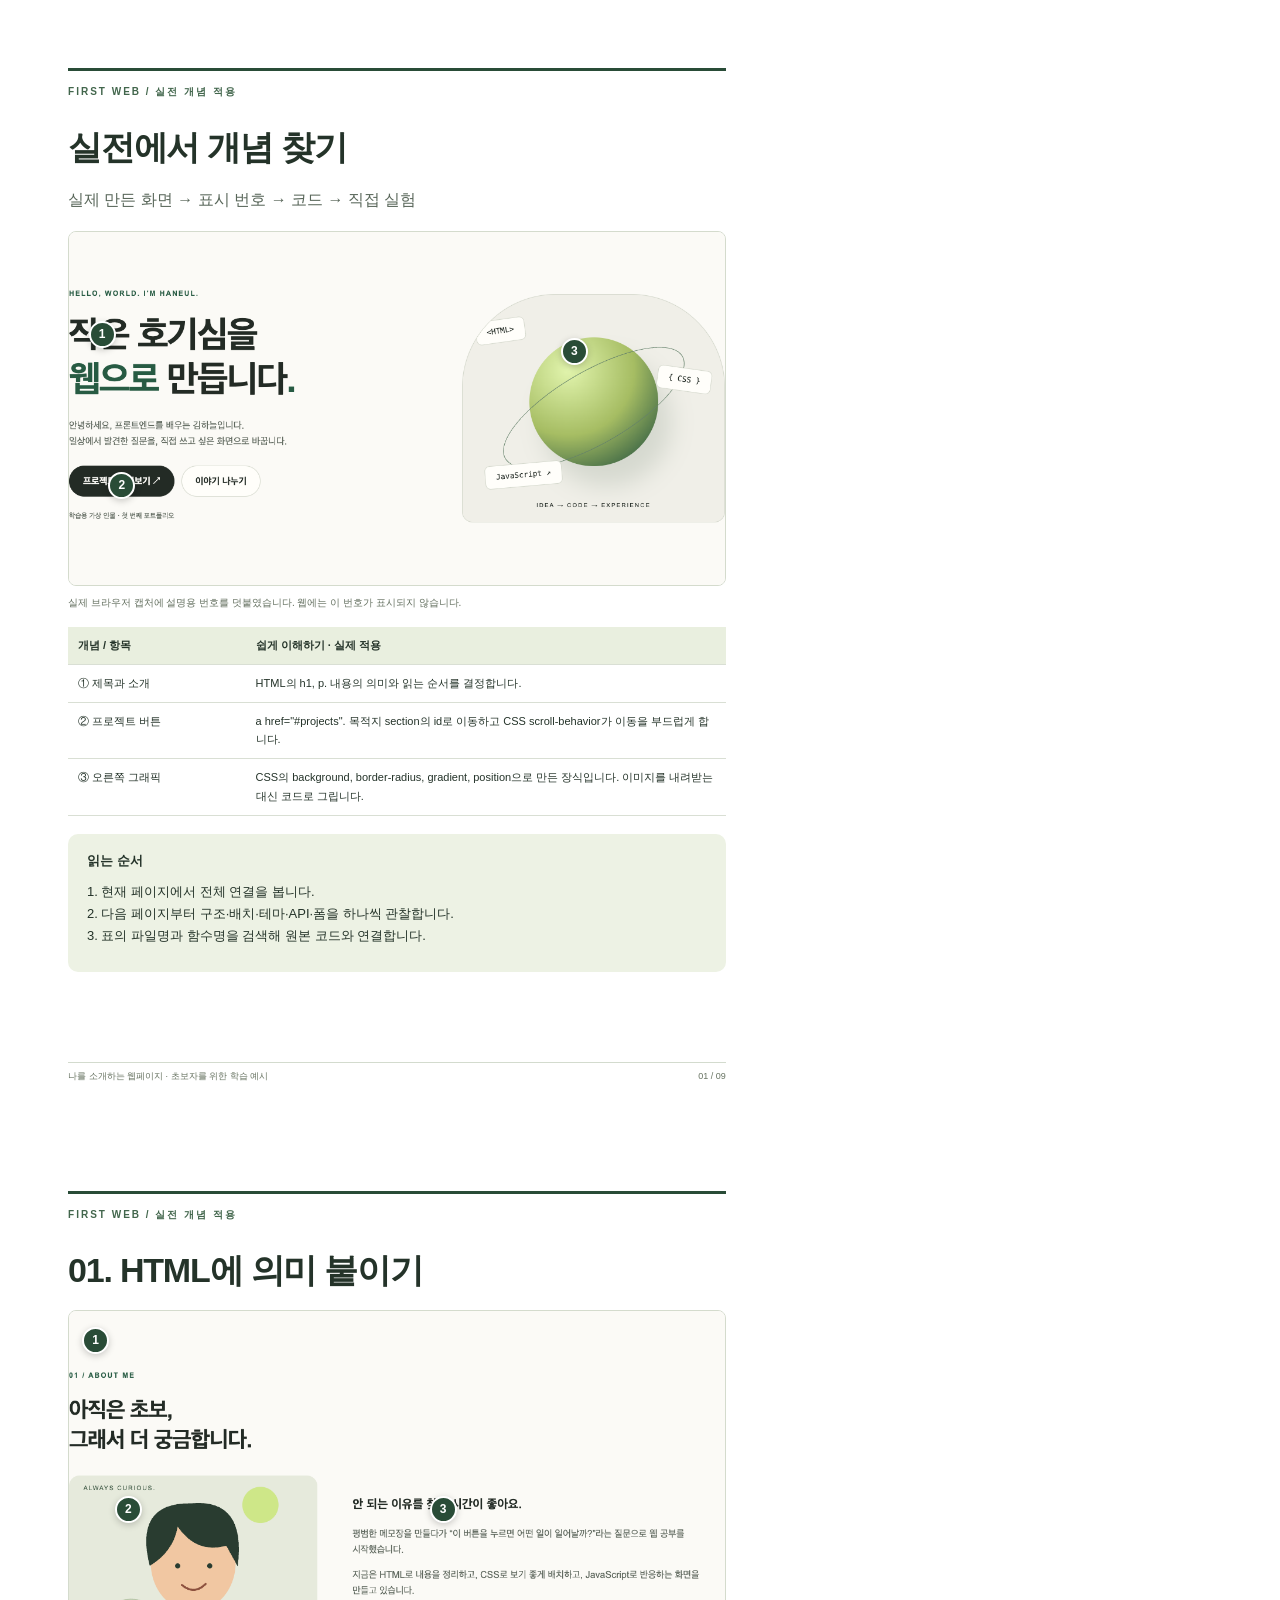
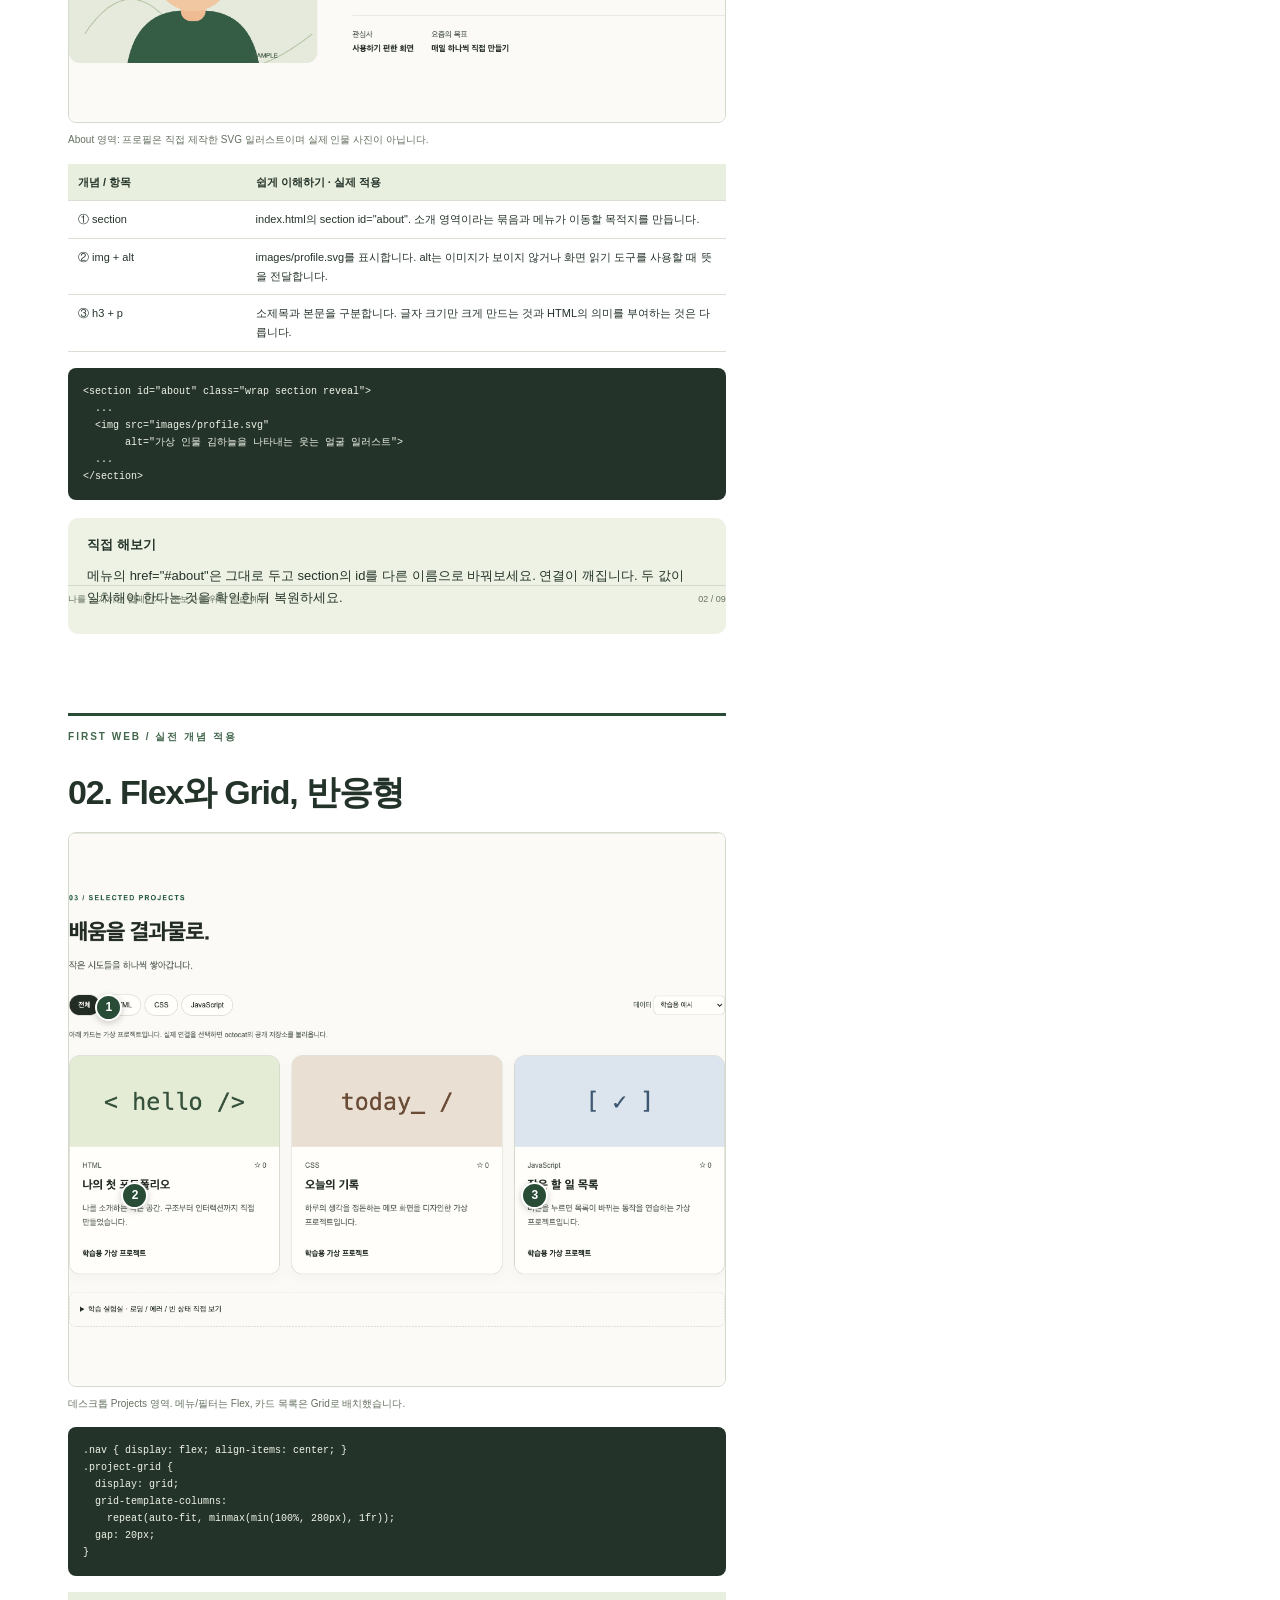
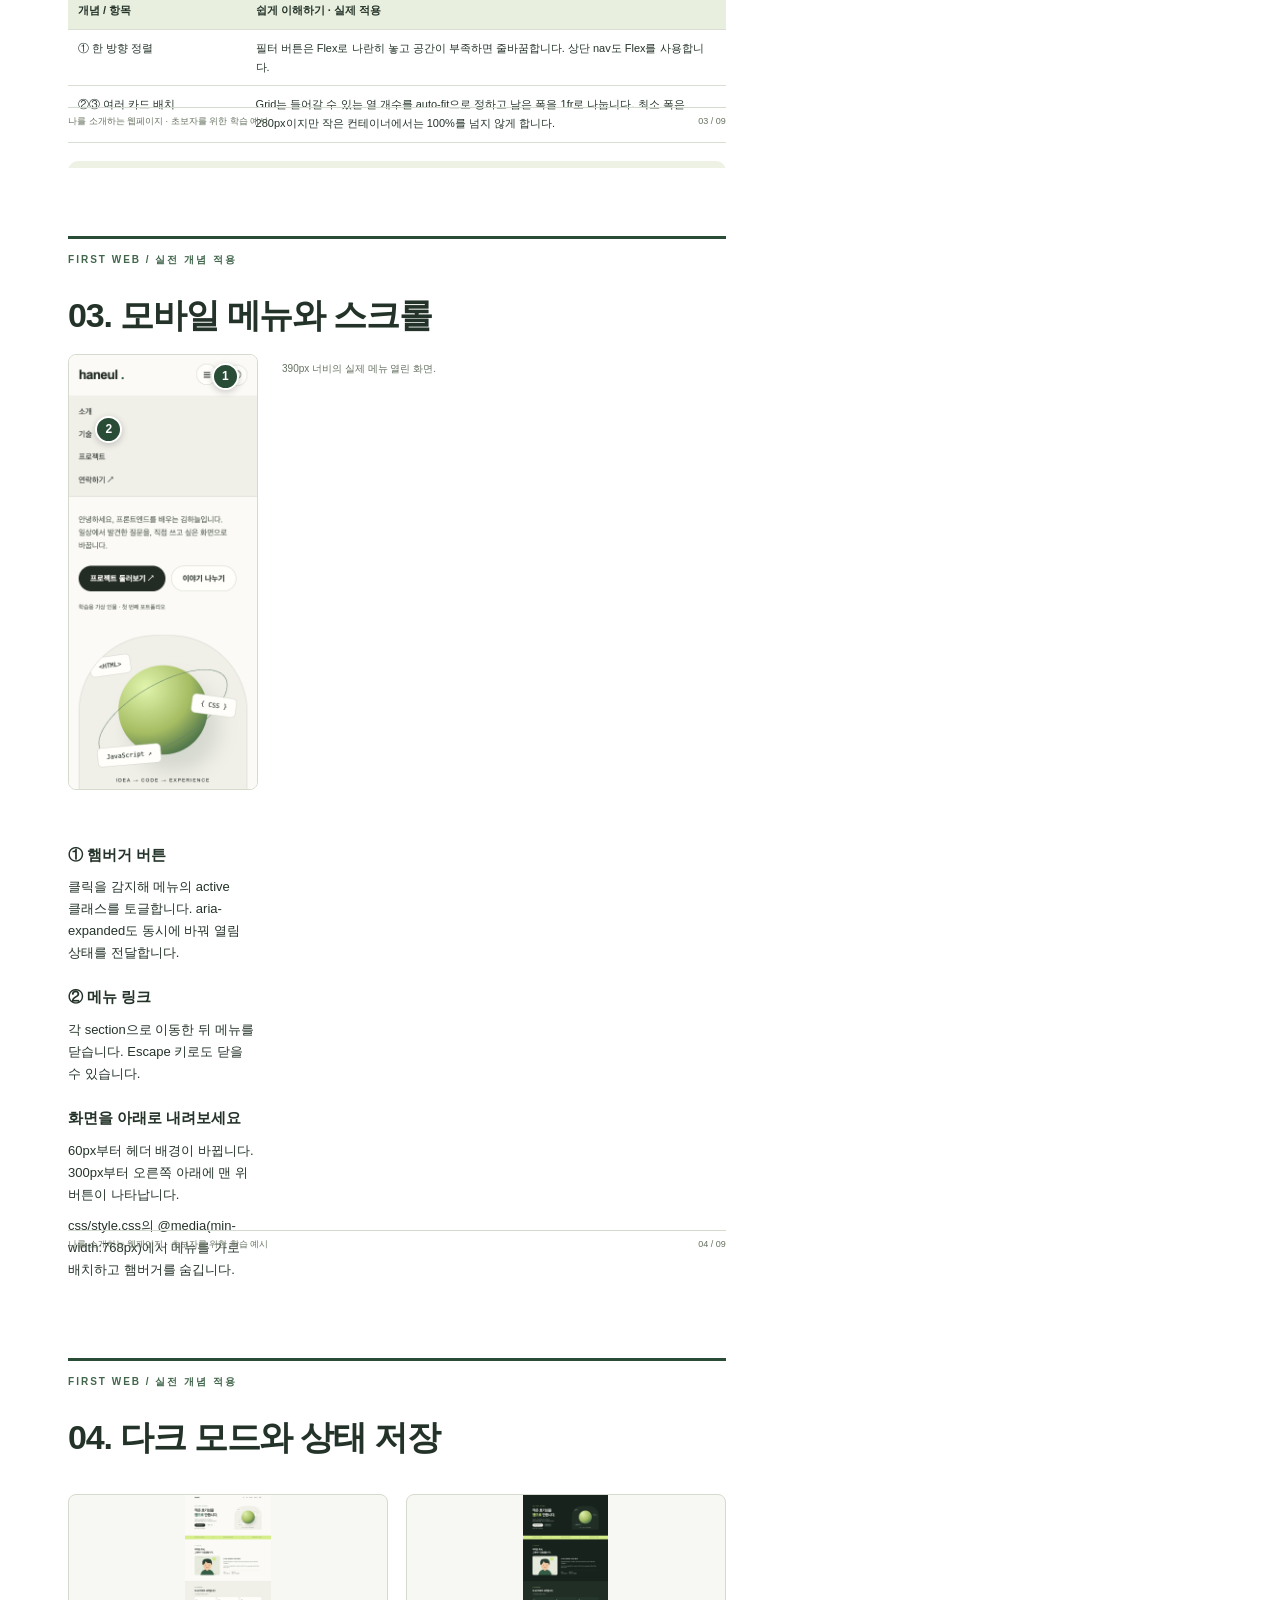
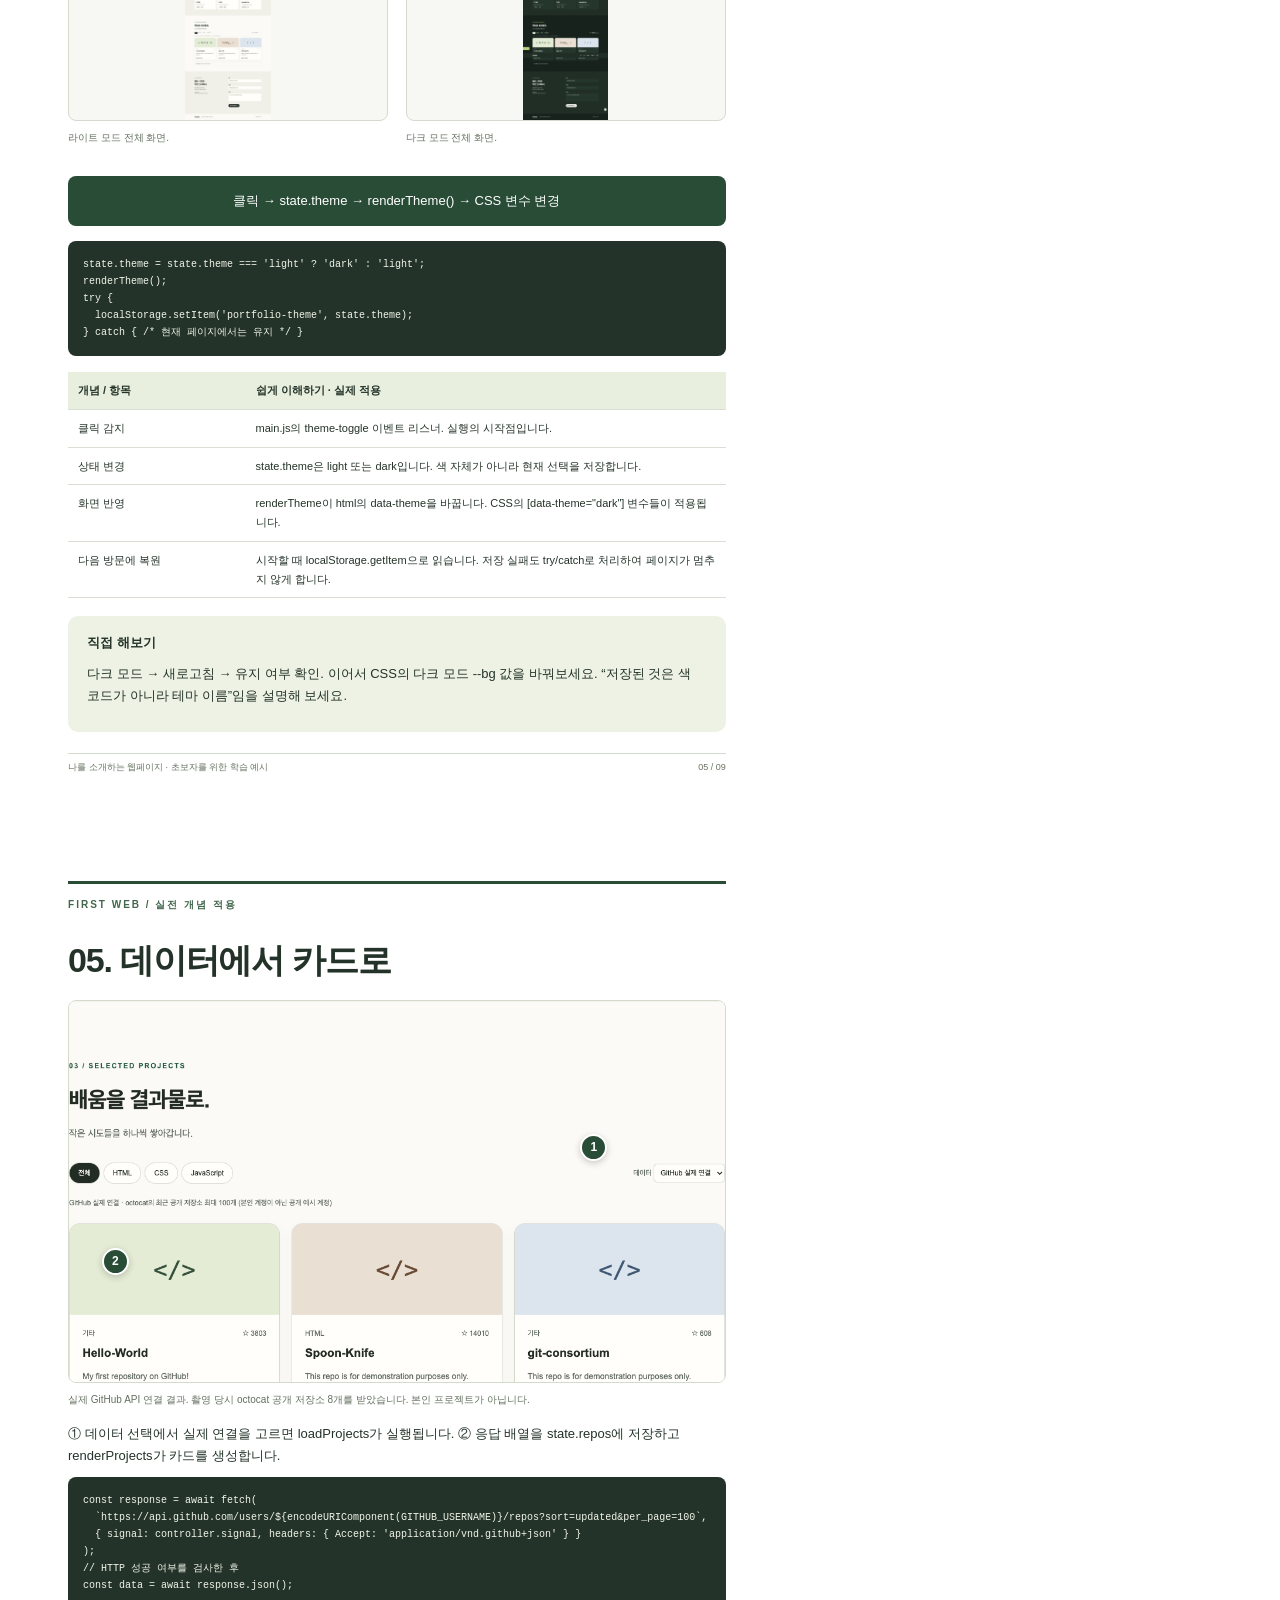
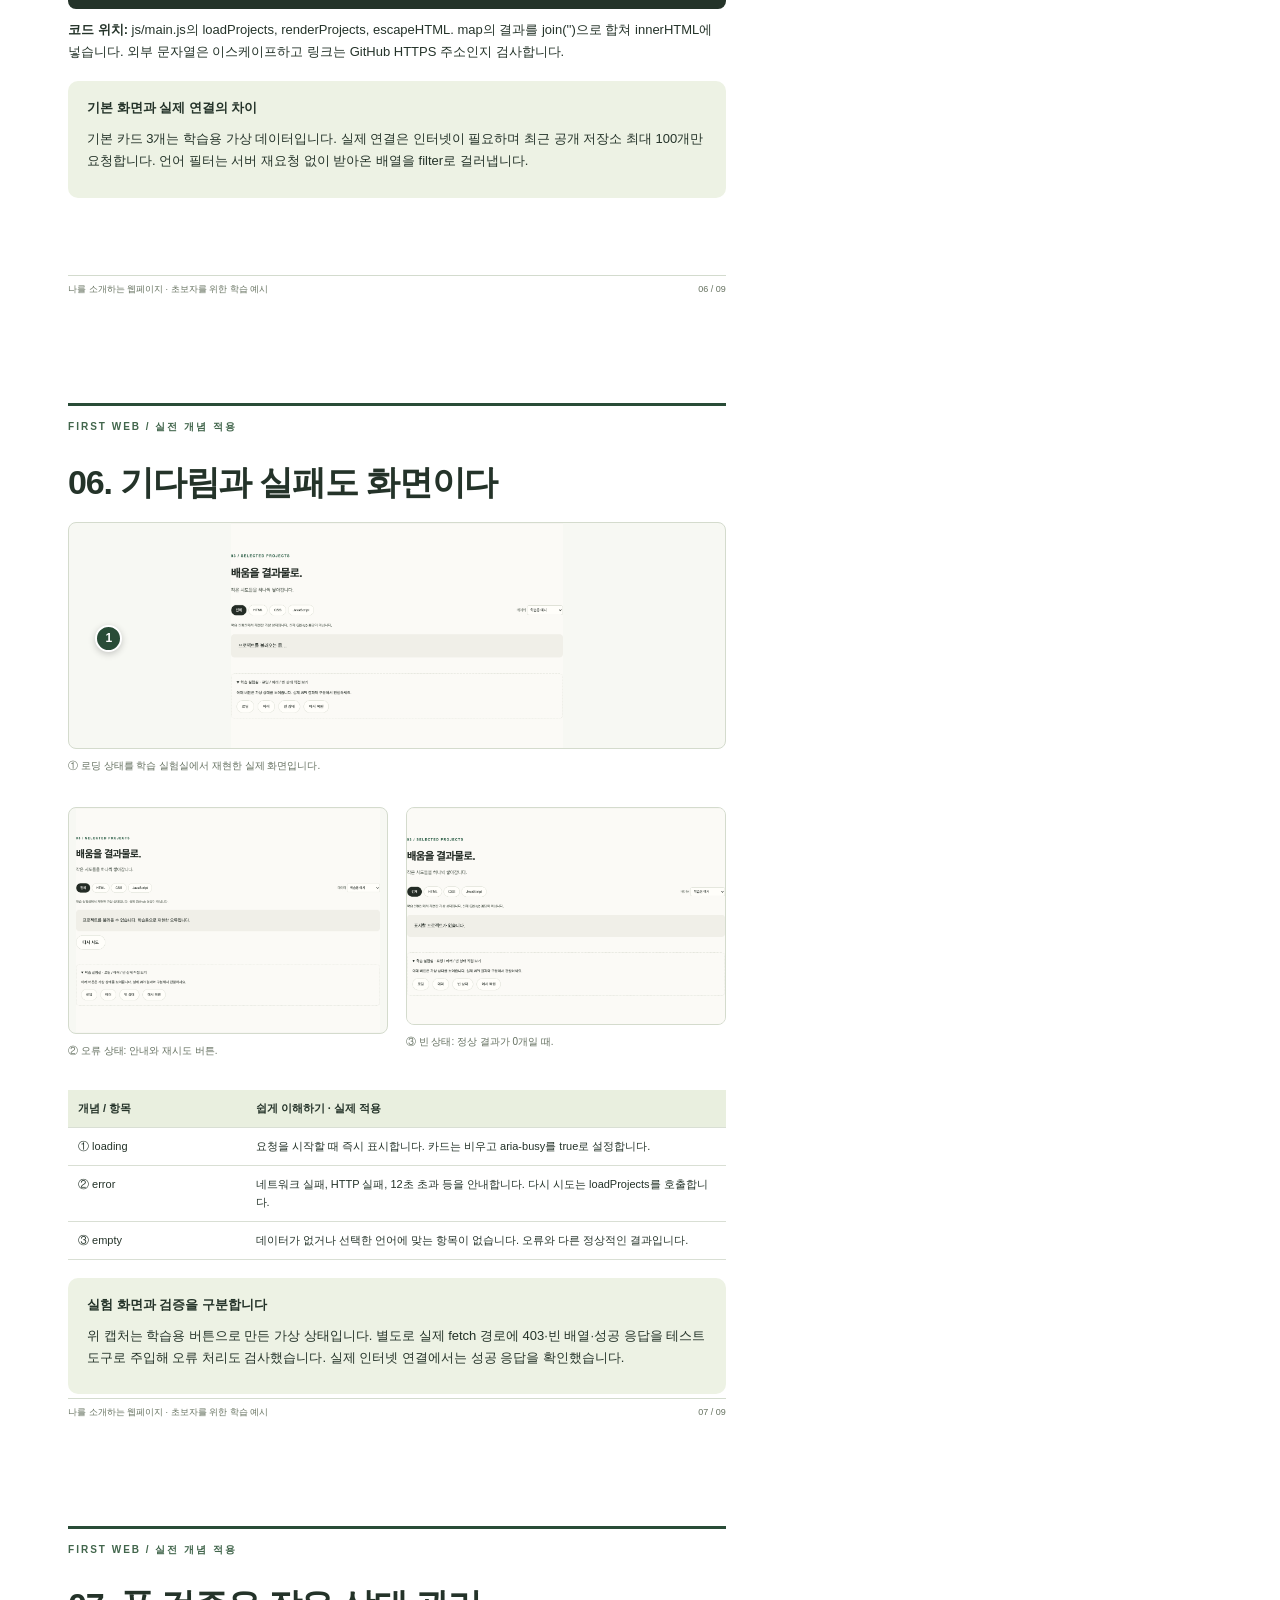
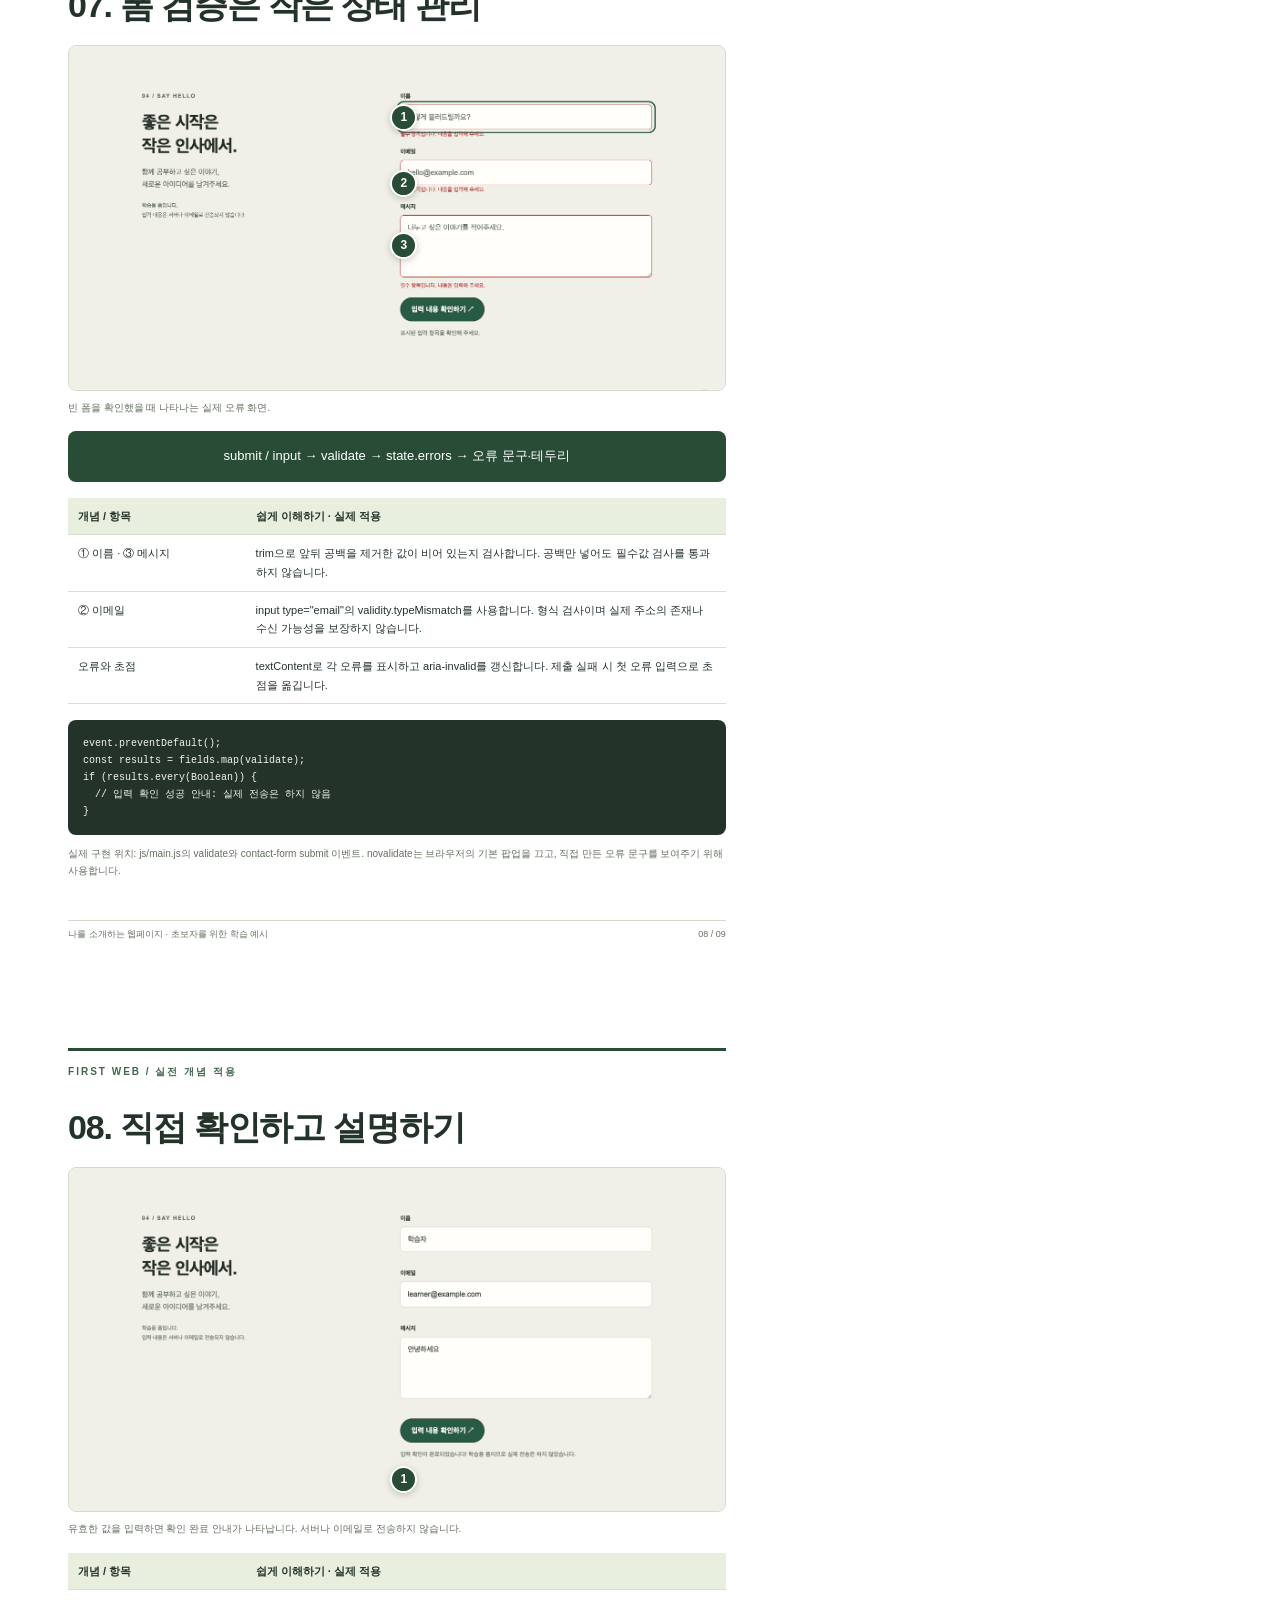
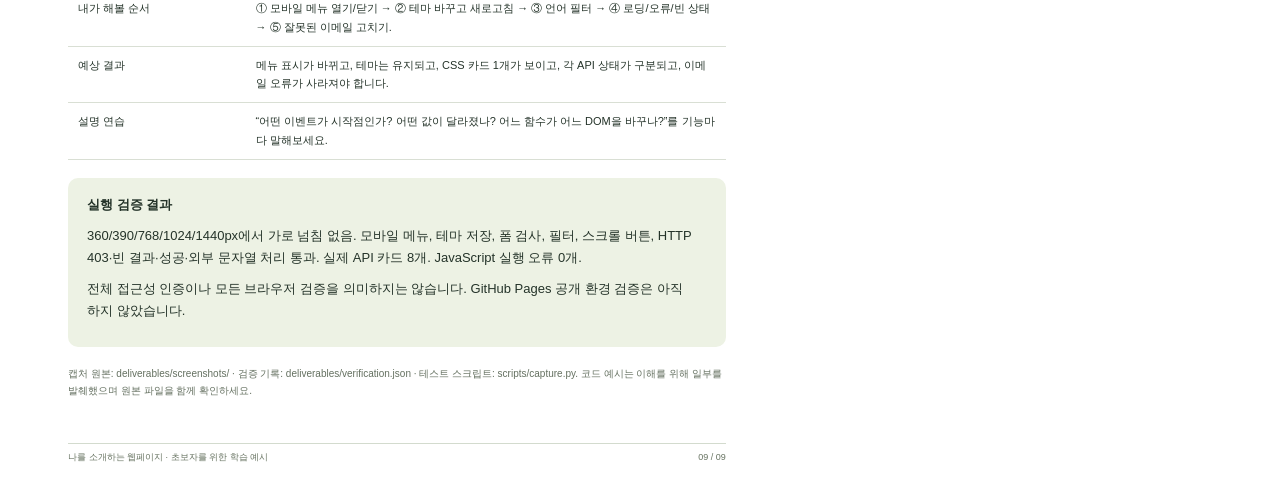
<file: example/docs-src/03-practice.html>
<!doctype html><html lang="ko"><meta charset="utf-8"><title>실전 개념 적용</title><style>@page{size:A4;margin:0}*{box-sizing:border-box}body{margin:0;color:#243329;font-family:Arial,"Apple SD Gothic Neo",sans-serif;font-size:13px;line-height:1.7}section.page{width:210mm;height:297mm;padding:18mm 18mm 16mm;position:relative;break-after:page;overflow:hidden}.kicker{font-size:10px;letter-spacing:2px;color:#42664c;font-weight:700;border-top:3px solid #294c37;padding-top:12px}h1{font-size:34px;line-height:1.3;letter-spacing:-1.2px;margin:25px 0 17px}h2{font-size:22px;line-height:1.4;margin:22px 0 15px}h3{font-size:15px;margin:20px 0 6px}p{margin:9px 0;word-break:keep-all;overflow-wrap:anywhere}.lead{font-size:16px;color:#59675a}.box{padding:16px 19px;background:#edf2e4;border-radius:10px;margin:18px 0}.small{font-size:10px;color:#647060}.foot{position:absolute;bottom:10mm;left:18mm;right:18mm;border-top:1px solid #d3dbce;padding-top:6px;font-size:9px;color:#667260;display:flex;justify-content:space-between}table{width:100%;border-collapse:collapse;margin:16px 0;font-size:11px;table-layout:fixed}th{background:#e9efdf;text-align:left}td,th{padding:9px 10px;border-bottom:1px solid #d9dfd4;vertical-align:top;overflow-wrap:anywhere}th:first-child{width:27%}ul,ol{padding-left:21px}li{margin:7px 0}code{font-family:Menlo,monospace;font-size:11px;background:#edf0e8;padding:1px 4px}pre{white-space:pre-wrap;word-break:break-word;background:#243329;color:#f1f5e9;padding:15px;border-radius:8px;font-size:10px;line-height:1.7}pre code{background:none;color:inherit;padding:0;font-size:10px}.figure{position:relative;margin:18px 0 8px;border:1px solid #d4dbcd;background:#f7f8f3;border-radius:8px;overflow:hidden}.figure img{display:block;width:100%}.figure .pin{position:absolute;border-radius:50%;background:#294c37;color:white;border:2px solid white;box-shadow:0 2px 7px #0003;width:27px;height:27px;text-align:center;line-height:23px;font-size:12px;font-weight:bold}.caption{font-size:10px;color:#647060;margin:6px 0 15px}.cols{display:grid;grid-template-columns:1fr 1fr;gap:18px}.mobile{display:grid;grid-template-columns:190px 1fr;gap:24px;align-items:start}.mobile .figure{margin-top:0}.flow{padding:14px;background:#294c37;color:white;border-radius:8px;text-align:center;font-size:13px;margin:15px 0}a{color:#2a6041;text-decoration:underline} .strip img{max-height:225px;object-fit:contain}.cover-index{margin-top:40px}</style><body><section class="page"><div class="kicker">FIRST WEB / 실전 개념 적용</div><h1>실전에서 개념 찾기</h1><p class="lead">실제 만든 화면 → 표시 번호 → 코드 → 직접 실험</p><div class="figure "><img src="../deliverables/screenshots/02-hero.png"><span class="pin" style="left:3%;top:25%">1</span><span class="pin" style="left:6%;top:68%">2</span><span class="pin" style="left:75%;top:30%">3</span></div><p class="caption">실제 브라우저 캡처에 설명용 번호를 덧붙였습니다. 웹에는 이 번호가 표시되지 않습니다.</p><table><tr><th>개념 / 항목</th><th>쉽게 이해하기 · 실제 적용</th></tr><tr><td>① 제목과 소개</td><td>HTML의 h1, p. 내용의 의미와 읽는 순서를 결정합니다.</td></tr><tr><td>② 프로젝트 버튼</td><td>a href="#projects". 목적지 section의 id로 이동하고 CSS scroll-behavior가 이동을 부드럽게 합니다.</td></tr><tr><td>③ 오른쪽 그래픽</td><td>CSS의 background, border-radius, gradient, position으로 만든 장식입니다. 이미지를 내려받는 대신 코드로 그립니다.</td></tr></table><div class="box"><b>읽는 순서</b><p>1. 현재 페이지에서 전체 연결을 봅니다.<br>2. 다음 페이지부터 구조·배치·테마·API·폼을 하나씩 관찰합니다.<br>3. 표의 파일명과 함수명을 검색해 원본 코드와 연결합니다.</p></div><div class="foot"><span>나를 소개하는 웹페이지 · 초보자를 위한 학습 예시</span><span>01 / 09</span></div></section><section class="page"><div class="kicker">FIRST WEB / 실전 개념 적용</div><h1>01. HTML에 의미 붙이기</h1><div class="figure "><img src="../deliverables/screenshots/03-about.png"><span class="pin" style="left:2%;top:4%">1</span><span class="pin" style="left:7%;top:45%">2</span><span class="pin" style="left:55%;top:45%">3</span></div><p class="caption">About 영역: 프로필은 직접 제작한 SVG 일러스트이며 실제 인물 사진이 아닙니다.</p><table><tr><th>개념 / 항목</th><th>쉽게 이해하기 · 실제 적용</th></tr><tr><td>① section</td><td>index.html의 section id="about". 소개 영역이라는 묶음과 메뉴가 이동할 목적지를 만듭니다.</td></tr><tr><td>② img + alt</td><td>images/profile.svg를 표시합니다. alt는 이미지가 보이지 않거나 화면 읽기 도구를 사용할 때 뜻을 전달합니다.</td></tr><tr><td>③ h3 + p</td><td>소제목과 본문을 구분합니다. 글자 크기만 크게 만드는 것과 HTML의 의미를 부여하는 것은 다릅니다.</td></tr></table><pre><code>&lt;section id=&quot;about&quot; class=&quot;wrap section reveal&quot;&gt;
  ...
  &lt;img src=&quot;images/profile.svg&quot;
       alt=&quot;가상 인물 김하늘을 나타내는 웃는 얼굴 일러스트&quot;&gt;
  ...
&lt;/section&gt;</code></pre><div class="box"><b>직접 해보기</b><p>메뉴의 href="#about"은 그대로 두고 section의 id를 다른 이름으로 바꿔보세요. 연결이 깨집니다. 두 값이 일치해야 한다는 것을 확인한 뒤 복원하세요.</p></div><div class="foot"><span>나를 소개하는 웹페이지 · 초보자를 위한 학습 예시</span><span>02 / 09</span></div></section><section class="page"><div class="kicker">FIRST WEB / 실전 개념 적용</div><h1>02. Flex와 Grid, 반응형</h1><div class="figure "><img src="../deliverables/screenshots/04-projects.png"><span class="pin" style="left:4%;top:29%">1</span><span class="pin" style="left:8%;top:63%">2</span><span class="pin" style="left:69%;top:63%">3</span></div><p class="caption">데스크톱 Projects 영역. 메뉴/필터는 Flex, 카드 목록은 Grid로 배치했습니다.</p><pre><code>.nav { display: flex; align-items: center; }
.project-grid {
  display: grid;
  grid-template-columns:
    repeat(auto-fit, minmax(min(100%, 280px), 1fr));
  gap: 20px;
}</code></pre><table><tr><th>개념 / 항목</th><th>쉽게 이해하기 · 실제 적용</th></tr><tr><td>① 한 방향 정렬</td><td>필터 버튼은 Flex로 나란히 놓고 공간이 부족하면 줄바꿈합니다. 상단 nav도 Flex를 사용합니다.</td></tr><tr><td>②③ 여러 카드 배치</td><td>Grid는 들어갈 수 있는 열 개수를 auto-fit으로 정하고 남은 폭을 1fr로 나눕니다. 최소 폭은 280px이지만 작은 컨테이너에서는 100%를 넘지 않게 합니다.</td></tr></table><div class="box"><b>직접 해보기</b><p>브라우저 폭을 390 → 768 → 1440px로 늘려보세요. 카드 열 개수는 사용 가능한 폭에 따라 바뀝니다. 메뉴 전환은 별도의 768px 미디어 쿼리로 결정됩니다.</p></div><div class="foot"><span>나를 소개하는 웹페이지 · 초보자를 위한 학습 예시</span><span>03 / 09</span></div></section><section class="page"><div class="kicker">FIRST WEB / 실전 개념 적용</div><h1>03. 모바일 메뉴와 스크롤</h1><div class="mobile"><div class="figure "><img src="../deliverables/screenshots/10-mobile-menu.png"><span class="pin" style="left:76%;top:2%">1</span><span class="pin" style="left:14%;top:14%">2</span></div><p class="caption">390px 너비의 실제 메뉴 열린 화면.</p><div><h3>① 햄버거 버튼</h3><p>클릭을 감지해 메뉴의 active 클래스를 토글합니다. aria-expanded도 동시에 바꿔 열림 상태를 전달합니다.</p><h3>② 메뉴 링크</h3><p>각 section으로 이동한 뒤 메뉴를 닫습니다. Escape 키로도 닫을 수 있습니다.</p><h3>화면을 아래로 내려보세요</h3><p>60px부터 헤더 배경이 바뀝니다. 300px부터 오른쪽 아래에 맨 위 버튼이 나타납니다.</p><p>css/style.css의 @media(min-width:768px)에서 메뉴를 가로 배치하고 햄버거를 숨깁니다.</p></div></div><pre><code>$(&#x27;#menu-toggle&#x27;).addEventListener(&#x27;click&#x27;, () =&gt; {
  const opened = $(&#x27;#nav-links&#x27;).classList.toggle(&#x27;active&#x27;);
  $(&#x27;#menu-toggle&#x27;).setAttribute(&#x27;aria-expanded&#x27;, String(opened));
  // 버튼의 접근 가능한 이름도 함께 변경
});</code></pre><div class="box"><b>학습 포인트</b><p>classList.toggle의 반환값은 클래스가 적용되었는지 알려줍니다. 메뉴에서는 그 결과를 열림 상태로 사용합니다. 스크롤 효과는 onScroll 함수, 등장 효과는 IntersectionObserver가 담당합니다.</p></div><div class="foot"><span>나를 소개하는 웹페이지 · 초보자를 위한 학습 예시</span><span>04 / 09</span></div></section><section class="page"><div class="kicker">FIRST WEB / 실전 개념 적용</div><h1>04. 다크 모드와 상태 저장</h1><div class="cols"><div><div class="figure strip"><img src="../deliverables/screenshots/01-desktop.png"></div><p class="caption">라이트 모드 전체 화면.</p></div><div><div class="figure strip"><img src="../deliverables/screenshots/07-dark.png"></div><p class="caption">다크 모드 전체 화면.</p></div></div><div class="flow">클릭 → state.theme → renderTheme() → CSS 변수 변경</div><pre><code>state.theme = state.theme === &#x27;light&#x27; ? &#x27;dark&#x27; : &#x27;light&#x27;;
renderTheme();
try {
  localStorage.setItem(&#x27;portfolio-theme&#x27;, state.theme);
} catch { /* 현재 페이지에서는 유지 */ }</code></pre><table><tr><th>개념 / 항목</th><th>쉽게 이해하기 · 실제 적용</th></tr><tr><td>클릭 감지</td><td>main.js의 theme-toggle 이벤트 리스너. 실행의 시작점입니다.</td></tr><tr><td>상태 변경</td><td>state.theme은 light 또는 dark입니다. 색 자체가 아니라 현재 선택을 저장합니다.</td></tr><tr><td>화면 반영</td><td>renderTheme이 html의 data-theme을 바꿉니다. CSS의 [data-theme="dark"] 변수들이 적용됩니다.</td></tr><tr><td>다음 방문에 복원</td><td>시작할 때 localStorage.getItem으로 읽습니다. 저장 실패도 try/catch로 처리하여 페이지가 멈추지 않게 합니다.</td></tr></table><div class="box"><b>직접 해보기</b><p>다크 모드 → 새로고침 → 유지 여부 확인. 이어서 CSS의 다크 모드 --bg 값을 바꿔보세요. “저장된 것은 색 코드가 아니라 테마 이름”임을 설명해 보세요.</p></div><div class="foot"><span>나를 소개하는 웹페이지 · 초보자를 위한 학습 예시</span><span>05 / 09</span></div></section><section class="page"><div class="kicker">FIRST WEB / 실전 개념 적용</div><h1>05. 데이터에서 카드로</h1><div class="figure "><img src="../deliverables/screenshots/12-live-api.png"><span class="pin" style="left:78%;top:35%">1</span><span class="pin" style="left:5%;top:65%">2</span></div><p class="caption">실제 GitHub API 연결 결과. 촬영 당시 octocat 공개 저장소 8개를 받았습니다. 본인 프로젝트가 아닙니다.</p><p>① 데이터 선택에서 실제 연결을 고르면 loadProjects가 실행됩니다. ② 응답 배열을 state.repos에 저장하고 renderProjects가 카드를 생성합니다.</p><pre><code>const response = await fetch(
  `https://api.github.com/users/${encodeURIComponent(GITHUB_USERNAME)}/repos?sort=updated&amp;per_page=100`,
  { signal: controller.signal, headers: { Accept: &#x27;application/vnd.github+json&#x27; } }
);
// HTTP 성공 여부를 검사한 후
const data = await response.json();</code></pre><p><b>코드 위치:</b> js/main.js의 loadProjects, renderProjects, escapeHTML. map의 결과를 join('')으로 합쳐 innerHTML에 넣습니다. 외부 문자열은 이스케이프하고 링크는 GitHub HTTPS 주소인지 검사합니다.</p><div class="box"><b>기본 화면과 실제 연결의 차이</b><p>기본 카드 3개는 학습용 가상 데이터입니다. 실제 연결은 인터넷이 필요하며 최근 공개 저장소 최대 100개만 요청합니다. 언어 필터는 서버 재요청 없이 받아온 배열을 filter로 걸러냅니다.</p></div><div class="foot"><span>나를 소개하는 웹페이지 · 초보자를 위한 학습 예시</span><span>06 / 09</span></div></section><section class="page"><div class="kicker">FIRST WEB / 실전 개념 적용</div><h1>06. 기다림과 실패도 화면이다</h1><div class="figure strip"><img src="../deliverables/screenshots/08-loading.png"><span class="pin" style="left:4%;top:45%">1</span></div><p class="caption">① 로딩 상태를 학습 실험실에서 재현한 실제 화면입니다.</p><div class="cols"><div><div class="figure strip"><img src="../deliverables/screenshots/08-error.png"></div><p class="caption">② 오류 상태: 안내와 재시도 버튼.</p></div><div><div class="figure strip"><img src="../deliverables/screenshots/08-empty.png"></div><p class="caption">③ 빈 상태: 정상 결과가 0개일 때.</p></div></div><table><tr><th>개념 / 항목</th><th>쉽게 이해하기 · 실제 적용</th></tr><tr><td>① loading</td><td>요청을 시작할 때 즉시 표시합니다. 카드는 비우고 aria-busy를 true로 설정합니다.</td></tr><tr><td>② error</td><td>네트워크 실패, HTTP 실패, 12초 초과 등을 안내합니다. 다시 시도는 loadProjects를 호출합니다.</td></tr><tr><td>③ empty</td><td>데이터가 없거나 선택한 언어에 맞는 항목이 없습니다. 오류와 다른 정상적인 결과입니다.</td></tr></table><div class="box"><b>실험 화면과 검증을 구분합니다</b><p>위 캡처는 학습용 버튼으로 만든 가상 상태입니다. 별도로 실제 fetch 경로에 403·빈 배열·성공 응답을 테스트 도구로 주입해 오류 처리도 검사했습니다. 실제 인터넷 연결에서는 성공 응답을 확인했습니다.</p></div><div class="foot"><span>나를 소개하는 웹페이지 · 초보자를 위한 학습 예시</span><span>07 / 09</span></div></section><section class="page"><div class="kicker">FIRST WEB / 실전 개념 적용</div><h1>07. 폼 검증은 작은 상태 관리</h1><div class="figure "><img src="../deliverables/screenshots/05-form-error.png"><span class="pin" style="left:49%;top:17%">1</span><span class="pin" style="left:49%;top:36%">2</span><span class="pin" style="left:49%;top:54%">3</span></div><p class="caption">빈 폼을 확인했을 때 나타나는 실제 오류 화면.</p><div class="flow">submit / input → validate → state.errors → 오류 문구·테두리</div><table><tr><th>개념 / 항목</th><th>쉽게 이해하기 · 실제 적용</th></tr><tr><td>① 이름 · ③ 메시지</td><td>trim으로 앞뒤 공백을 제거한 값이 비어 있는지 검사합니다. 공백만 넣어도 필수값 검사를 통과하지 않습니다.</td></tr><tr><td>② 이메일</td><td>input type="email"의 validity.typeMismatch를 사용합니다. 형식 검사이며 실제 주소의 존재나 수신 가능성을 보장하지 않습니다.</td></tr><tr><td>오류와 초점</td><td>textContent로 각 오류를 표시하고 aria-invalid를 갱신합니다. 제출 실패 시 첫 오류 입력으로 초점을 옮깁니다.</td></tr></table><pre><code>event.preventDefault();
const results = fields.map(validate);
if (results.every(Boolean)) {
  // 입력 확인 성공 안내: 실제 전송은 하지 않음
}</code></pre><p class="small">실제 구현 위치: js/main.js의 validate와 contact-form submit 이벤트. novalidate는 브라우저의 기본 팝업을 끄고, 직접 만든 오류 문구를 보여주기 위해 사용합니다.</p><div class="foot"><span>나를 소개하는 웹페이지 · 초보자를 위한 학습 예시</span><span>08 / 09</span></div></section><section class="page"><div class="kicker">FIRST WEB / 실전 개념 적용</div><h1>08. 직접 확인하고 설명하기</h1><div class="figure "><img src="../deliverables/screenshots/06-form-success.png"><span class="pin" style="left:49%;top:87%">1</span></div><p class="caption">유효한 값을 입력하면 확인 완료 안내가 나타납니다. 서버나 이메일로 전송하지 않습니다.</p><table><tr><th>개념 / 항목</th><th>쉽게 이해하기 · 실제 적용</th></tr><tr><td>내가 해볼 순서</td><td>① 모바일 메뉴 열기/닫기 → ② 테마 바꾸고 새로고침 → ③ 언어 필터 → ④ 로딩/오류/빈 상태 → ⑤ 잘못된 이메일 고치기.</td></tr><tr><td>예상 결과</td><td>메뉴 표시가 바뀌고, 테마는 유지되고, CSS 카드 1개가 보이고, 각 API 상태가 구분되고, 이메일 오류가 사라져야 합니다.</td></tr><tr><td>설명 연습</td><td>“어떤 이벤트가 시작점인가? 어떤 값이 달라졌나? 어느 함수가 어느 DOM을 바꾸나?”를 기능마다 말해보세요.</td></tr></table><div class="box"><b>실행 검증 결과</b><p>360/390/768/1024/1440px에서 가로 넘침 없음. 모바일 메뉴, 테마 저장, 폼 검사, 필터, 스크롤 버튼, HTTP 403·빈 결과·성공·외부 문자열 처리 통과. 실제 API 카드 8개. JavaScript 실행 오류 0개.</p><p>전체 접근성 인증이나 모든 브라우저 검증을 의미하지는 않습니다. GitHub Pages 공개 환경 검증은 아직 하지 않았습니다.</p></div><p class="small">캡처 원본: deliverables/screenshots/ · 검증 기록: deliverables/verification.json · 테스트 스크립트: scripts/capture.py. 코드 예시는 이해를 위해 일부를 발췌했으며 원본 파일을 함께 확인하세요.</p><div class="foot"><span>나를 소개하는 웹페이지 · 초보자를 위한 학습 예시</span><span>09 / 09</span></div></section></body></html>
</file>
<file: docs/css/style.css>
:root {
  --bg: #ffffff;
  --surface: #ffffff;
  --text: #171717;
  --muted: #707070;
  --line: #f1e98a;
  --accent: #f0df00;
  --accent-dark: #d6c600;
  --shadow: 0 16px 40px rgba(24, 24, 20, .08);
}
[data-theme="dark"] {
  --bg: #161715;
  --surface: #22231f;
  --text: #f7f7f2;
  --muted: #b7b8ac;
  --line: #3b3c36;
  --shadow: 0 16px 40px rgba(0, 0, 0, .24);
}
* { box-sizing: border-box; }
html { scroll-behavior: smooth; }
body { margin: 0; background: var(--bg); color: var(--text); font-family: Arial, sans-serif; line-height: 1.6; transition: background .25s, color .25s; }
a { color: inherit; text-decoration: none; }
button, input, textarea { font: inherit; }
button { cursor: pointer; }
.container { width: min(100% - 2rem, 1080px); margin-inline: auto; }
main .container { text-align: center; }
.hero { justify-items: center; }
.about-grid {
  display: flex;
  flex-direction: row;
  align-items: center;
  justify-content: center;
  gap: 2rem;
  text-align: left;
}
.about-intro {
  width: min(100%, 680px);
  text-align: center;
}
.about-intro h2 { margin-bottom: 1.5rem; }

@media (max-width: 767px) {
  .about-grid {
    flex-direction: column;
    text-align: center;
  }
}
.about-grid > div:last-child { display: none; }
.section-heading { justify-content: center; text-align: center; }
.skill-list { justify-content: center; }
.contact-form { margin-inline: auto; text-align: left; }
.site-header { position: fixed; top: 0; left: 0; width: 100%; z-index: 10; border-bottom: 1px solid transparent; background: color-mix(in srgb, var(--bg) 88%, transparent); backdrop-filter: blur(12px); transform: translateY(-100%); transition: transform .25s, background .25s, border .25s; }
.site-header:hover, .site-header:focus-within { transform: translateY(0); }
.site-header.is-visible { transform: translateY(0); }
.site-header.scrolled { border-color: var(--line); background: var(--surface); }
.nav { display: flex; align-items: center; justify-content: space-between; min-height: 4.5rem; }
.nav { justify-content: center; }
.menu-toggle {
  display: grid;
  position: absolute;
  left: 1rem;
  gap: 4px;
  padding: .5rem;
  border: 0;
  background: transparent;
  color: var(--text);
}
.nav-actions {
  display: block;
  position: absolute;
  right: 1rem;
}
.nav-list { display: none !important; }
.theme-toggle { display: block; }
.theme-toggle-valid {
  display: block;
  padding: .35rem .55rem;
  border: 1px solid rgba(240, 223, 0, .7);
  border-radius: 999px;
  background: rgba(240, 223, 0, .22);
  color: var(--text);
  cursor: pointer;
  transition: background .2s, transform .2s;
}
.theme-toggle-valid:hover {
  background: rgba(240, 223, 0, .45);
  transform: scale(1.05);
}
.theme-toggle { display: none !important; }
.site-header .menu-toggle { display: grid; }
.nav.open .nav-actions {
  top: 4.5rem;
  right: 1rem;
  display: block;
  min-width: 160px;
  padding: 1rem;
  border: 1px solid var(--line);
  border-radius: 14px;
  background: var(--surface);
  box-shadow: var(--shadow);
}
.nav.open .nav-list {
  display: grid !important;
  gap: .8rem;
  padding: 0;
  margin: 0;
  list-style: none;
}
.nav.open .nav-list a {
  display: block;
  padding: .35rem .5rem;
}

@media (min-width: 768px) {
  .site-header .menu-toggle {
    display: none;
  }
}
.theme-toggle {
  padding: .35rem .55rem;
  border: 1px solid var(--line);
  border-radius: 999px;
  background: transparent;
}
.logo { font-weight: 900; letter-spacing: .04em; }
.logo span { color: var(--accent); }
.nav-actions { display: flex; align-items: center; gap: 1rem; }
.nav-list { display: none; gap: 1.2rem; padding: 0; margin: 0; list-style: none; font-size: .95rem; }
.nav-list a:hover, .text-link:hover { color: var(--accent); }
.menu-toggle, .theme-toggle { border: 0; background: none; color: var(--text); }
.menu-toggle { display: grid; gap: 4px; padding: .5rem; }
.menu-toggle span { display: block; width: 1.4rem; height: 2px; background: currentColor; }
.theme-toggle { font-size: 1.25rem; }
.nav.open .nav-actions { position: absolute; inset: 4.5rem 0 auto; display: block; padding: 1rem; background: var(--surface); border-bottom: 1px solid var(--line); }
.nav.open .nav-list { display: grid; gap: 1rem; }
.hero { display: grid; align-content: center; min-height: 78vh; padding-block: 5rem; }
.eyebrow { margin: 0 0 .75rem; color: var(--accent); font-size: .75rem; font-weight: 800; letter-spacing: .16em; }
h1, h2, p { margin-top: 0; }
h1 { max-width: 700px; margin-bottom: 1.5rem; font-size: clamp(2.8rem, 9vw, 6rem); line-height: .98; letter-spacing: -.07em; }
.hero-title-clean { display: block; }
.hero-copy-clean { font-size: 1rem; }
.hero > h1:not(.hero-title-clean),
.hero > .hero-copy:not(.hero-copy-clean) { display: none; }
h1 strong { color: var(--accent); font-weight: inherit; }
h2 { margin-bottom: 1rem; font-size: clamp(1.8rem, 4vw, 3rem); line-height: 1.1; letter-spacing: -.04em; }
.hero-copy, .section-intro { color: var(--muted); }
.hero-copy { font-size: 1.1rem; }
.hero-actions { display: flex; flex-wrap: wrap; gap: .75rem; margin-top: 1.5rem; }
.button { display: inline-flex; align-items: center; justify-content: center; min-height: 3rem; padding: .65rem 1.1rem; border: 1px solid var(--accent); border-radius: 999px; transition: transform .2s, background .2s, color .2s; }
.button:hover { transform: translateY(-2px); }
.primary { background: var(--accent); color: #fff; }
.primary:hover { background: var(--accent-dark); }
.secondary { color: var(--accent); }
.secondary:hover { background: var(--accent); color: #fff; }
.section { padding-block: 5rem; border-top: 1px solid var(--line); }
.about-grid { display: grid; gap: 2rem; align-items: center; }
.avatar { display: grid; place-items: center; width: min(100%, 250px); aspect-ratio: 1; border-radius: 24px; background: var(--accent); color: white; font-size: 3rem; font-weight: 900; box-shadow: var(--shadow); }
.avatar { display: none; }
.about-grid {
  display: flex;
  justify-content: center;
  text-align: center;
}
.about-intro { margin-inline: auto; }
.muted { color: var(--muted); }
.skill-list { display: flex; flex-wrap: wrap; gap: .75rem; padding: 0; list-style: none; }
.skill-list li { padding: .7rem 1rem; border: 1px solid var(--line); border-radius: 999px; background: var(--surface); }
.skill-images {
  display: grid;
  grid-template-columns: repeat(auto-fit, minmax(110px, 1fr));
  gap: 1rem;
  margin-top: 2rem;
}
.skill-images figure { margin: 0; }
.skill-images img {
  width: 100%;
  aspect-ratio: 1;
  object-fit: contain;
  border: 1px solid var(--line);
  border-radius: 14px;
  background: var(--surface);
  transition: transform .2s ease;
}
.skill-images img:hover { transform: scale(1.05); }
.skill-images figcaption { display: none; }
.section-heading { display: flex; align-items: end; justify-content: space-between; gap: 1rem; }
.text-link { color: var(--accent); font-weight: 700; }
code { padding: .15rem .35rem; border-radius: 4px; background: var(--surface); color: var(--accent-dark); }
.project-status { margin-block: 1.5rem; color: var(--muted); }
.project-status.error { color: #cf3f31; }
.project-list { display: grid; grid-template-columns: repeat(2, minmax(0, 1fr)); gap: 1.25rem; margin-top: 2rem; text-align: left; }
.project-card { display: flex; flex-direction: column; min-height: 250px; padding: 1.5rem; border: 1px solid var(--line); border-radius: 20px; background: var(--surface); box-shadow: var(--shadow); transition: transform .2s; }
.project-card:hover { transform: translateY(-4px); }
.project-card-heading { display: flex; align-items: center; justify-content: space-between; margin-bottom: 1rem; }
.project-number { color: var(--accent-dark); font-size: 1.6rem; font-weight: 900; line-height: 1; }
.project-card h3 { margin: 0 0 .75rem; font-size: 1.35rem; }
.project-card p { margin-bottom: .75rem; color: var(--muted); font-size: .95rem; }
.project-card .project-repo-name { color: var(--text); font-weight: 700; overflow-wrap: anywhere; }
.project-description { flex: 1; }
.project-card--empty { opacity: .72; }
.project-badge { display: inline-block; padding: .2rem .55rem; border: 1px solid var(--accent); border-radius: 999px; color: var(--accent-dark); font-size: .75rem; font-weight: 800; }
.project-meta { display: flex; flex-wrap: wrap; justify-content: space-between; gap: .5rem; padding-top: .8rem; border-top: 1px solid var(--line); color: var(--muted); font-size: .85rem; }
.contact-form { display: grid; gap: .5rem; max-width: 640px; }
.contact-form label { margin-top: .75rem; font-weight: 700; }
.contact-form input, .contact-form textarea { width: 100%; padding: .8rem 1rem; border: 1px solid var(--line); border-radius: 10px; background: var(--surface); color: var(--text); outline-color: var(--accent); }
.error { min-height: 1.25rem; color: #cf3f31; }
.form-success { min-height: 1.5rem; color: #2f8a58; }
.form-success.error { color: #cf3f31; }
.contact-form button:disabled { cursor: wait; opacity: .65; }
.footer { padding-block: 1.5rem; border-top: 1px solid var(--line); color: var(--muted); font-size: .9rem; }
.footer-inner { display: flex; justify-content: space-between; gap: 1rem; }
.footer-inner p { margin: 0; }
.footer-inner div { display: flex; gap: 1rem; }
.top-button { position: fixed; right: 1rem; bottom: 1rem; display: none; width: 2.8rem; height: 2.8rem; border: 0; border-radius: 50%; background: var(--accent); color: #fff; font-size: 1.25rem; box-shadow: var(--shadow); }
.top-button.show { display: block; }
.slide-buttons {
  position: fixed;
  left: 05%;
  top:  48%;
  transform: translateX(-50%);

  display: flex;
  flex-direction: column;
  gap: 1rem;

  z-index: 9999;
}

.slide-buttons button {
  width: 2.5rem;
  height: 0.2rem;
  padding: 0;
  border: 1px solid rgba(240, 223, 0, .65);
  border-radius: 999px;
  background: rgba(240, 223, 0, .22);
  cursor: pointer;
  transition: background .2s, transform .2s, opacity .2s;
}

.slide-buttons button:hover {
  background: rgba(240, 223, 0, .8);
  transform: scaleX(1.45);
}

@media (max-width: 767px) {
  .slide-buttons { display: none; }
}
  .reveal { opacity: 0; transform: translateY(20px); transition: opacity .6s, transform .6s; }
.reveal.visible { opacity: 1; transform: none; }
@media (min-width: 768px) {
  .menu-toggle { display: none; }
  .nav-list { display: flex; }
  .about-grid { grid-template-columns: 250px 1fr; }
}
@media (min-width: 1024px) {
  .hero { min-height: 82vh; }
  .section { padding-block: 7rem; }
}

.project-showcase {
  display: grid;
  grid-template-columns: repeat(3, 1fr);
  gap: 1.5rem;
}

.project-item {
  padding: 1.25rem;
  border: 1px solid var(--line);
  border-radius: 16px;
  background: var(--surface);
  text-align: center;
}

.project-item .character-anim {
  width: 100%;
  height: 220px;
  object-fit: contain;
}

.project-item h3 { margin: 1rem 0 .5rem; }
.project-item p { min-height: 3.2em; color: var(--muted); }

@media (max-width: 767px) {
  .project-showcase { grid-template-columns: 1fr; }
  .project-list { grid-template-columns: 1fr; }
}

#project-gallery {
  display: none;
}

.work-link {
  display: block;
}

.character-list {
  align-items: stretch;
}

.character-block {
  display: flex;
  align-items: center;
  gap: 2rem;
  width: min(100%, 700px);
}

.character-block.left { align-self: flex-start; }

.character-block.right {
  align-self: flex-end;
  flex-direction: row-reverse;
}

.character-info { flex: 1; }
.character-info h3 { margin: 0 0 .5rem; }
.character-info p { color: var(--muted); }
.project-link { margin-top: .5rem; }

@media (max-width: 767px) {
  .character-block,
  .character-block.right {
    align-self: center;
    flex-direction: column;
    text-align: center;
  }
}

#project-details {
  text-align: center;
}

#project-details .character-list {
  align-items: center;
}

#project-details .character-block,
#project-details .character-block.right {
  align-self: auto;
  flex-direction: row;
  text-align: left;
  width: min(100%, 700px);
}

#project-details .character-block.right {
  flex-direction: row-reverse;
}

#project-details .character-block:nth-child(1),
#project-details .character-block:nth-child(3) {
  align-self: flex-start;
}

#project-details .character-block:nth-child(2) {
  align-self: flex-end;
}

#project-details .character-anim {
  flex: 0 0 clamp(150px, 20vw, 210px);
  width: clamp(150px, 20vw, 210px);
  height: auto;
}

#project-details .work-link {
  cursor: pointer;
}

@media (max-width: 767px) {
  #project-details .character-block,
  #project-details .character-block.right {
    flex-direction: column;
    text-align: center;
    width: min(100%, 420px);
    align-self: center;
    align-items: center;
    gap: 1rem;
  }

  #project-details .character-anim {
    flex: 0 0 180px;
    width: 180px;
    height: 180px;
    margin-inline: auto;
  }

  #project-details .character-info {
    width: 100%;
  }
}
.image-row {
  display: flex;
  flex-direction: column;
  align-items: center;
  gap: 2rem;
  width: 100%;
  padding-inline: 1rem;
}

.image-row .character-anim {
  width: clamp(140px, 25vw, 250px);
  height: auto;
  aspect-ratio: 1;
  object-fit: contain;
}

.image-row .character-anim:nth-child(1),
.image-row .character-anim:nth-child(3) {
  align-self: flex-start;
}

.image-row .character-anim:nth-child(2) {
  align-self: flex-end;
}
.meta-anim{

}
.meta-anim:hover{
    transform: scale(1.05);
}
.unity-anim {
 
}

.unity-anim:hover {
  transform: scale(1.05);
}

.modeling-anim {

}

.modeling-anim:hover {
  transform: scale(1.05);
}
</file>
<file: example/portfolio/css/style.css>
/* 01. 공통 변수와 테마 */
:root{--bg:#fbfaf6;--surface:#f0efe8;--card:#fffefa;--text:#232b25;--muted:#60695f;--accent:#275b43;--line:#d4d8cc;--highlight:#d5ee8a;--error:#b22626;--font:Arial,'Apple SD Gothic Neo',sans-serif;--space:24px;--radius:18px}
[data-theme="dark"]{--bg:#17221d;--surface:#202e26;--card:#25362c;--text:#f4f5ed;--muted:#bdc9bb;--accent:#d5ee8a;--line:#45574a;--highlight:#d5ee8a;--error:#ffb4ad}
*{box-sizing:border-box}html{scroll-behavior:smooth;scroll-padding-top:100px}body{margin:0;background:var(--bg);color:var(--text);font-family:var(--font);line-height:1.7}a{color:inherit;text-decoration:none}button,input,textarea,select{font:inherit}button,a,input,textarea,select{touch-action:manipulation}button,select{cursor:pointer}button{color:var(--text);background:var(--card);border:1px solid var(--line);padding:9px 17px;border-radius:30px}button,a{transition:background .2s,transform .2s,color .2s}button:hover,.button:hover{transform:translateY(-2px)}a:hover{color:var(--accent)}:focus-visible{outline:3px solid var(--accent);outline-offset:5px}[hidden]{display:none!important}.wrap{width:min(1120px,calc(100% - 40px));margin:auto}.skip{position:fixed;top:-100px;z-index:100;background:var(--highlight);color:#233125;padding:10px}.skip:focus{top:10px}
/* 02. Flexbox 내비게이션과 모바일 메뉴 */
header{position:sticky;top:0;z-index:20;background:var(--bg);border-bottom:1px solid transparent}header.scrolled{background:var(--surface);border-color:var(--line)}.nav{display:flex;align-items:center;gap:18px;min-height:84px}.logo{font-size:27px;letter-spacing:-1px;font-weight:800}.logo span{color:var(--accent)}.icon{width:44px;height:44px;padding:0;border-radius:50%;font-size:23px}.menu-toggle{margin-left:auto}.nav-links{display:none;position:absolute;top:84px;left:0;right:0;padding:20px;background:var(--surface);border-bottom:1px solid var(--line)}.nav-links.active{display:flex;flex-direction:column;gap:20px}
/* 03. Hero와 CSS 그래픽 */
.hero{padding:65px 0;display:grid;gap:35px;align-items:center}.eyebrow{font-size:12px;letter-spacing:2px;font-weight:700;color:var(--accent);margin:0 0 23px}h1{font-size:44px;letter-spacing:-2.7px;line-height:1.22;margin:0 0 27px}h1 em{font-style:normal;color:var(--accent)}.dot{color:var(--accent)}.lead{color:var(--muted);font-size:16px}.actions{display:flex;gap:12px;flex-wrap:wrap;margin-top:28px}.button{display:inline-flex;justify-content:center;align-items:center;gap:10px;border:1px solid var(--line);border-radius:40px;padding:12px 23px;font-weight:700;background:var(--card)}.primary{background:var(--text);color:var(--bg);border-color:var(--text)}.primary:hover{background:var(--accent);color:var(--bg)}.note{font-size:12px;color:var(--muted);margin-top:23px}.hero-art{height:330px;position:relative;overflow:hidden;background:var(--surface);border:1px solid var(--line);border-radius:160px 160px 18px 18px}.orb{width:185px;height:185px;position:absolute;left:50%;top:47%;transform:translate(-50%,-50%);border-radius:50%;background:radial-gradient(circle at 30% 25%,#e2f5ae,#a6bd63 50%,#305c42 90%);box-shadow:22px 35px 40px #25452b22}.orbit{position:absolute;width:300px;height:125px;top:100px;left:50%;border:1px solid #64816a;border-radius:50%;transform:translateX(-50%) rotate(-30deg);z-index:1}.art-tag{position:absolute;background:var(--card);border:1px solid var(--line);padding:8px 18px;border-radius:9px;z-index:2;font-size:13px;font-family:monospace}.tag-a{top:42px;left:22px;transform:rotate(-8deg)}.tag-b{right:22px;top:125px;transform:rotate(8deg)}.tag-c{left:38px;bottom:60px;transform:rotate(-5deg)}.art-caption{position:absolute;bottom:20px;text-align:center;width:100%;font-size:10px;letter-spacing:2px}.ticker{background:var(--highlight);color:#29412b;padding:17px 0;font-size:11px;letter-spacing:1px}.ticker .wrap{display:flex;justify-content:space-between;gap:12px}.ticker span{font-size:17px}
/* 04. 세로 섹션과 카드 Grid */
.section{padding:75px 0;scroll-margin-top:10px}.section-heading{margin-bottom:35px}h2{font-size:32px;line-height:1.35;letter-spacing:-1.3px;margin:0 0 18px}h3{font-size:21px;line-height:1.45}p{word-break:keep-all;overflow-wrap:anywhere}.section-heading>p:last-child,.about-grid p,.contact-grid p{color:var(--muted)}.about-grid{display:grid;gap:36px;align-items:center}.about-grid img{width:100%;height:auto;max-height:320px;object-fit:cover;border-radius:var(--radius)}.facts{display:flex;gap:30px;border-top:1px solid var(--line);padding-top:22px;margin-top:28px}.facts small,.facts strong{display:block}.facts small{color:var(--muted)}.facts strong{font-size:14px}.tint{background:var(--surface)}.skills-grid{display:grid;gap:18px}.skills-grid article{padding:25px;border:1px solid var(--line);border-radius:var(--radius);background:var(--card)}.skill-num{color:var(--muted);font-size:12px}.skills-grid h3{font-size:26px;margin:12px 0}.skills-grid p{font-size:14px}.pill{font-size:11px;padding:5px 10px;border-radius:20px;background:var(--surface);display:inline-block}.project-tools{display:flex;gap:16px;align-items:center;justify-content:space-between;flex-wrap:wrap}.filters{display:flex;gap:6px;flex-wrap:wrap}.filters button{font-size:12px;padding:7px 15px}.filters [aria-pressed="true"]{background:var(--text);color:var(--bg)}.source-label{font-size:12px;color:var(--muted)}select{color:var(--text);background:var(--card);border:1px solid var(--line);border-radius:7px;padding:7px;max-width:100%}.project-grid{display:grid;grid-template-columns:repeat(auto-fit,minmax(min(100%,280px),1fr));gap:20px;margin-top:25px}.project-card{border:1px solid var(--line);border-radius:var(--radius);overflow:hidden;background:var(--card);box-shadow:0 8px 20px #16291c08;transition:transform .25s,box-shadow .25s}.project-card:hover{transform:translateY(-5px);box-shadow:0 15px 25px #16291c14}.project-visual{height:155px;display:flex;align-items:center;justify-content:center;background:#e4ecd5;color:#35513b;font-family:monospace;font-size:40px}.project-card:nth-child(2) .project-visual{background:#e9e0d3;color:#6a4b36}.project-card:nth-child(3) .project-visual{background:#dce5ee;color:#3e5872}.project-body{padding:22px}.project-body h3{font-size:20px;overflow-wrap:anywhere;margin:8px 0}.project-body p{font-size:14px;color:var(--muted);min-height:48px}.project-meta{display:flex;justify-content:space-between;font-size:12px;color:var(--muted)}.project-link{font-size:13px;font-weight:700;display:inline-block;margin-top:16px}.lab{margin-top:30px;padding:18px;border:1px dashed var(--line);border-radius:12px;font-size:13px}.lab summary{cursor:pointer}.lab .actions{margin-top:14px}#project-status:not(:empty){padding:25px;background:var(--surface);margin-top:20px;border-radius:12px}#retry{margin-top:15px}
/* 05. 폼, 포커스, 스크롤 */
.contact-grid{display:grid;gap:30px}.field{margin-bottom:17px}.field label{display:block;font-size:13px;font-weight:700;margin-bottom:7px}input,textarea{width:100%;padding:13px 15px;border:1px solid var(--line);border-radius:8px;color:var(--text);background:var(--card)}textarea{resize:vertical}input::placeholder,textarea::placeholder{color:var(--muted);opacity:1}.error{display:block;color:var(--error);min-height:19px;font-size:12px}[aria-invalid="true"]{border-color:var(--error)}#form-status{font-size:13px}footer{display:flex;gap:20px;align-items:center;flex-wrap:wrap;padding-top:30px!important;padding-bottom:30px!important}footer p,footer>a:last-child{font-size:12px;color:var(--muted)}footer p{flex:1}.back-top{position:fixed;bottom:23px;right:23px;z-index:15;background:var(--text);color:var(--bg)}.motion-ready .reveal{opacity:0;transform:translateY(18px);transition:opacity .6s,transform .6s}.motion-ready .reveal.visible{opacity:1;transform:translateY(0)}
/* 06. 모바일 우선: 태블릿, 데스크톱 순서로 확장 */
@media(min-width:768px){.menu-toggle{display:none}.nav-links,.nav-links.active{position:static;display:flex;flex-direction:row;gap:30px;padding:0;background:none;border:0;margin-left:auto;font-size:14px}.hero{grid-template-columns:1.35fr 1fr;padding:80px 0}.hero-art{height:370px}h1{font-size:49px}.about-grid{grid-template-columns:.8fr 1.2fr;gap:60px}.skills-grid{grid-template-columns:repeat(3,1fr)}.contact-grid{grid-template-columns:1fr 1.1fr;gap:65px}.section{padding:90px 0}h2{font-size:38px}}
@media(min-width:1024px){h1{font-size:62px}.hero{gap:65px;padding:95px 0}.hero-art{height:390px}.orb{width:220px;height:220px}.orbit{width:350px;top:130px}.section{padding:100px 0}.ticker{font-size:12px;letter-spacing:2px}}
@media(prefers-reduced-motion:reduce){html{scroll-behavior:auto}*,*::before,*::after{transition:none!important;animation:none!important}.motion-ready .reveal{opacity:1;transform:none}}
</file>
<file: css/style.css>
:root {
  --bg: #ffffff;
  --surface: #ffffff;
  --text: #171717;
  --muted: #707070;
  --line: #f1e98a;
  --accent: #f0df00;
  --accent-dark: #d6c600;
  --shadow: 0 16px 40px rgba(24, 24, 20, .08);
}
[data-theme="dark"] {
  --bg: #161715;
  --surface: #22231f;
  --text: #f7f7f2;
  --muted: #b7b8ac;
  --line: #3b3c36;
  --shadow: 0 16px 40px rgba(0, 0, 0, .24);
}
* { box-sizing: border-box; }
html { scroll-behavior: smooth; }
body { margin: 0; background: var(--bg); color: var(--text); font-family: Arial, sans-serif; line-height: 1.6; transition: background .25s, color .25s; }
a { color: inherit; text-decoration: none; }
button, input, textarea { font: inherit; }
button { cursor: pointer; }
.container { width: min(100% - 2rem, 1080px); margin-inline: auto; }
main .container { text-align: center; }
.hero { justify-items: center; }
.about-grid {
  display: flex;
  flex-direction: row;
  align-items: center;
  justify-content: center;
  gap: 2rem;
  text-align: left;
}
.about-intro {
  width: min(100%, 680px);
  text-align: center;
}
.about-intro h2 { margin-bottom: 1.5rem; }

@media (max-width: 767px) {
  .about-grid {
    flex-direction: column;
    text-align: center;
  }
}
.about-grid > div:last-child { display: none; }
.section-heading { justify-content: center; text-align: center; }
.skill-list { justify-content: center; }
.contact-form { margin-inline: auto; text-align: left; }
.site-header { position: fixed; top: 0; left: 0; width: 100%; z-index: 10; border-bottom: 1px solid transparent; background: color-mix(in srgb, var(--bg) 88%, transparent); backdrop-filter: blur(12px); transform: translateY(-100%); transition: transform .25s, background .25s, border .25s; }
.site-header:hover, .site-header:focus-within { transform: translateY(0); }
.site-header.is-visible { transform: translateY(0); }
.site-header.scrolled { border-color: var(--line); background: var(--surface); }
.nav { display: flex; align-items: center; justify-content: space-between; min-height: 4.5rem; }
.nav { justify-content: center; }
.menu-toggle {
  display: grid;
  position: absolute;
  left: 1rem;
  gap: 4px;
  padding: .5rem;
  border: 0;
  background: transparent;
  color: var(--text);
}
.nav-actions {
  display: block;
  position: absolute;
  right: 1rem;
}
.nav-list { display: none !important; }
.theme-toggle { display: block; }
.theme-toggle-valid {
  display: block;
  padding: .35rem .55rem;
  border: 1px solid rgba(240, 223, 0, .7);
  border-radius: 999px;
  background: rgba(240, 223, 0, .22);
  color: var(--text);
  cursor: pointer;
  transition: background .2s, transform .2s;
}
.theme-toggle-valid:hover {
  background: rgba(240, 223, 0, .45);
  transform: scale(1.05);
}
.theme-toggle { display: none !important; }
.site-header .menu-toggle { display: grid; }
.nav.open .nav-actions {
  top: 4.5rem;
  right: 1rem;
  display: block;
  min-width: 160px;
  padding: 1rem;
  border: 1px solid var(--line);
  border-radius: 14px;
  background: var(--surface);
  box-shadow: var(--shadow);
}
.nav.open .nav-list {
  display: grid !important;
  gap: .8rem;
  padding: 0;
  margin: 0;
  list-style: none;
}
.nav.open .nav-list a {
  display: block;
  padding: .35rem .5rem;
}

@media (min-width: 768px) {
  .site-header .menu-toggle {
    display: none;
  }
}
.theme-toggle {
  padding: .35rem .55rem;
  border: 1px solid var(--line);
  border-radius: 999px;
  background: transparent;
}
.logo { font-weight: 900; letter-spacing: .04em; }
.logo span { color: var(--accent); }
.nav-actions { display: flex; align-items: center; gap: 1rem; }
.nav-list { display: none; gap: 1.2rem; padding: 0; margin: 0; list-style: none; font-size: .95rem; }
.nav-list a:hover, .text-link:hover { color: var(--accent); }
.menu-toggle, .theme-toggle { border: 0; background: none; color: var(--text); }
.menu-toggle { display: grid; gap: 4px; padding: .5rem; }
.menu-toggle span { display: block; width: 1.4rem; height: 2px; background: currentColor; }
.theme-toggle { font-size: 1.25rem; }
.nav.open .nav-actions { position: absolute; inset: 4.5rem 0 auto; display: block; padding: 1rem; background: var(--surface); border-bottom: 1px solid var(--line); }
.nav.open .nav-list { display: grid; gap: 1rem; }
.hero { display: grid; align-content: center; min-height: 78vh; padding-block: 5rem; }
.eyebrow { margin: 0 0 .75rem; color: var(--accent); font-size: .75rem; font-weight: 800; letter-spacing: .16em; }
h1, h2, p { margin-top: 0; }
h1 { max-width: 700px; margin-bottom: 1.5rem; font-size: clamp(2.8rem, 9vw, 6rem); line-height: .98; letter-spacing: -.07em; }
.hero-title-clean { display: block; }
.hero-copy-clean { font-size: 1rem; }
.hero > h1:not(.hero-title-clean),
.hero > .hero-copy:not(.hero-copy-clean) { display: none; }
h1 strong { color: var(--accent); font-weight: inherit; }
h2 { margin-bottom: 1rem; font-size: clamp(1.8rem, 4vw, 3rem); line-height: 1.1; letter-spacing: -.04em; }
.hero-copy, .section-intro { color: var(--muted); }
.hero-copy { font-size: 1.1rem; }
.hero-actions { display: flex; flex-wrap: wrap; gap: .75rem; margin-top: 1.5rem; }
.button { display: inline-flex; align-items: center; justify-content: center; min-height: 3rem; padding: .65rem 1.1rem; border: 1px solid var(--accent); border-radius: 999px; transition: transform .2s, background .2s, color .2s; }
.button:hover { transform: translateY(-2px); }
.primary { background: var(--accent); color: #fff; }
.primary:hover { background: var(--accent-dark); }
.secondary { color: var(--accent); }
.secondary:hover { background: var(--accent); color: #fff; }
.section { padding-block: 5rem; border-top: 1px solid var(--line); }
.about-grid { display: grid; gap: 2rem; align-items: center; }
.avatar { display: grid; place-items: center; width: min(100%, 250px); aspect-ratio: 1; border-radius: 24px; background: var(--accent); color: white; font-size: 3rem; font-weight: 900; box-shadow: var(--shadow); }
.avatar { display: none; }
.about-grid {
  display: flex;
  justify-content: center;
  text-align: center;
}
.about-intro { margin-inline: auto; }
.muted { color: var(--muted); }
.skill-list { display: flex; flex-wrap: wrap; gap: .75rem; padding: 0; list-style: none; }
.skill-list li { padding: .7rem 1rem; border: 1px solid var(--line); border-radius: 999px; background: var(--surface); }
.skill-images {
  display: grid;
  grid-template-columns: repeat(auto-fit, minmax(110px, 1fr));
  gap: 1rem;
  margin-top: 2rem;
}
.skill-images figure { margin: 0; }
.skill-images img {
  width: 100%;
  aspect-ratio: 1;
  object-fit: contain;
  border: 1px solid var(--line);
  border-radius: 14px;
  background: var(--surface);
  transition: transform .2s ease;
}
.skill-images img:hover { transform: scale(1.05); }
.skill-images figcaption { display: none; }
.section-heading { display: flex; align-items: end; justify-content: space-between; gap: 1rem; }
.text-link { color: var(--accent); font-weight: 700; }
code { padding: .15rem .35rem; border-radius: 4px; background: var(--surface); color: var(--accent-dark); }
.project-status { margin-block: 1.5rem; color: var(--muted); }
.project-status.error { color: #cf3f31; }
.project-list { display: grid; grid-template-columns: repeat(2, minmax(0, 1fr)); gap: 1.25rem; margin-top: 2rem; text-align: left; }
.project-card { display: flex; flex-direction: column; min-height: 250px; padding: 1.5rem; border: 1px solid var(--line); border-radius: 20px; background: var(--surface); box-shadow: var(--shadow); transition: transform .2s; }
.project-card:hover { transform: translateY(-4px); }
.project-card-heading { display: flex; align-items: center; justify-content: space-between; margin-bottom: 1rem; }
.project-number { color: var(--accent-dark); font-size: 1.6rem; font-weight: 900; line-height: 1; }
.project-card h3 { margin: 0 0 .75rem; font-size: 1.35rem; }
.project-card p { margin-bottom: .75rem; color: var(--muted); font-size: .95rem; }
.project-card .project-repo-name { color: var(--text); font-weight: 700; overflow-wrap: anywhere; }
.project-description { flex: 1; }
.project-card--empty { opacity: .72; }
.project-badge { display: inline-block; padding: .2rem .55rem; border: 1px solid var(--accent); border-radius: 999px; color: var(--accent-dark); font-size: .75rem; font-weight: 800; }
.project-meta { display: flex; flex-wrap: wrap; justify-content: space-between; gap: .5rem; padding-top: .8rem; border-top: 1px solid var(--line); color: var(--muted); font-size: .85rem; }
.contact-form { display: grid; gap: .5rem; max-width: 640px; }
.contact-form label { margin-top: .75rem; font-weight: 700; }
.contact-form input, .contact-form textarea { width: 100%; padding: .8rem 1rem; border: 1px solid var(--line); border-radius: 10px; background: var(--surface); color: var(--text); outline-color: var(--accent); }
.error { min-height: 1.25rem; color: #cf3f31; }
.form-success { min-height: 1.5rem; color: #2f8a58; }
.form-success.error { color: #cf3f31; }
.contact-form button:disabled { cursor: wait; opacity: .65; }
.footer { padding-block: 1.5rem; border-top: 1px solid var(--line); color: var(--muted); font-size: .9rem; }
.footer-inner { display: flex; justify-content: space-between; gap: 1rem; }
.footer-inner p { margin: 0; }
.footer-inner div { display: flex; gap: 1rem; }
.top-button { position: fixed; right: 1rem; bottom: 1rem; display: none; width: 2.8rem; height: 2.8rem; border: 0; border-radius: 50%; background: var(--accent); color: #fff; font-size: 1.25rem; box-shadow: var(--shadow); }
.top-button.show { display: block; }
.slide-buttons {
  position: fixed;
  left: 05%;
  top:  48%;
  transform: translateX(-50%);

  display: flex;
  flex-direction: column;
  gap: 1rem;

  z-index: 9999;
}

.slide-buttons button {
  width: 2.5rem;
  height: 0.2rem;
  padding: 0;
  border: 1px solid rgba(240, 223, 0, .65);
  border-radius: 999px;
  background: rgba(240, 223, 0, .22);
  cursor: pointer;
  transition: background .2s, transform .2s, opacity .2s;
}

.slide-buttons button:hover {
  background: rgba(240, 223, 0, .8);
  transform: scaleX(1.45);
}

@media (max-width: 767px) {
  .slide-buttons { display: none; }
}
  .reveal { opacity: 0; transform: translateY(20px); transition: opacity .6s, transform .6s; }
.reveal.visible { opacity: 1; transform: none; }
@media (min-width: 768px) {
  .menu-toggle { display: none; }
  .nav-list { display: flex; }
  .about-grid { grid-template-columns: 250px 1fr; }
}
@media (min-width: 1024px) {
  .hero { min-height: 82vh; }
  .section { padding-block: 7rem; }
}

.project-showcase {
  display: grid;
  grid-template-columns: repeat(3, 1fr);
  gap: 1.5rem;
}

.project-item {
  padding: 1.25rem;
  border: 1px solid var(--line);
  border-radius: 16px;
  background: var(--surface);
  text-align: center;
}

.project-item .character-anim {
  width: 100%;
  height: 220px;
  object-fit: contain;
}

.project-item h3 { margin: 1rem 0 .5rem; }
.project-item p { min-height: 3.2em; color: var(--muted); }

@media (max-width: 767px) {
  .project-showcase { grid-template-columns: 1fr; }
  .project-list { grid-template-columns: 1fr; }
}

#project-gallery {
  display: none;
}

.work-link {
  display: block;
}

.character-list {
  align-items: stretch;
}

.character-block {
  display: flex;
  align-items: center;
  gap: 2rem;
  width: min(100%, 700px);
}

.character-block.left { align-self: flex-start; }

.character-block.right {
  align-self: flex-end;
  flex-direction: row-reverse;
}

.character-info { flex: 1; }
.character-info h3 { margin: 0 0 .5rem; }
.character-info p { color: var(--muted); }
.project-link { margin-top: .5rem; }

@media (max-width: 767px) {
  .character-block,
  .character-block.right {
    align-self: center;
    flex-direction: column;
    text-align: center;
  }
}

#project-details {
  text-align: center;
}

#project-details .character-list {
  align-items: center;
}

#project-details .character-block,
#project-details .character-block.right {
  align-self: auto;
  flex-direction: row;
  text-align: left;
  width: min(100%, 700px);
}

#project-details .character-block.right {
  flex-direction: row-reverse;
}

#project-details .character-block:nth-child(1),
#project-details .character-block:nth-child(3) {
  align-self: flex-start;
}

#project-details .character-block:nth-child(2) {
  align-self: flex-end;
}

#project-details .character-anim {
  flex: 0 0 clamp(150px, 20vw, 210px);
  width: clamp(150px, 20vw, 210px);
  height: auto;
}

#project-details .work-link {
  cursor: pointer;
}

@media (max-width: 767px) {
  #project-details .character-block,
  #project-details .character-block.right {
    flex-direction: column;
    text-align: center;
    width: min(100%, 420px);
    align-self: center;
    align-items: center;
    gap: 1rem;
  }

  #project-details .character-anim {
    flex: 0 0 180px;
    width: 180px;
    height: 180px;
    margin-inline: auto;
  }

  #project-details .character-info {
    width: 100%;
  }
}
.image-row {
  display: flex;
  flex-direction: column;
  align-items: center;
  gap: 2rem;
  width: 100%;
  padding-inline: 1rem;
}

.image-row .character-anim {
  width: clamp(140px, 25vw, 250px);
  height: auto;
  aspect-ratio: 1;
  object-fit: contain;
}

.image-row .character-anim:nth-child(1),
.image-row .character-anim:nth-child(3) {
  align-self: flex-start;
}

.image-row .character-anim:nth-child(2) {
  align-self: flex-end;
}
.meta-anim{

}
.meta-anim:hover{
    transform: scale(1.05);
}
.unity-anim {
 
}

.unity-anim:hover {
  transform: scale(1.05);
}

.modeling-anim {

}

.modeling-anim:hover {
  transform: scale(1.05);
}
</file>
